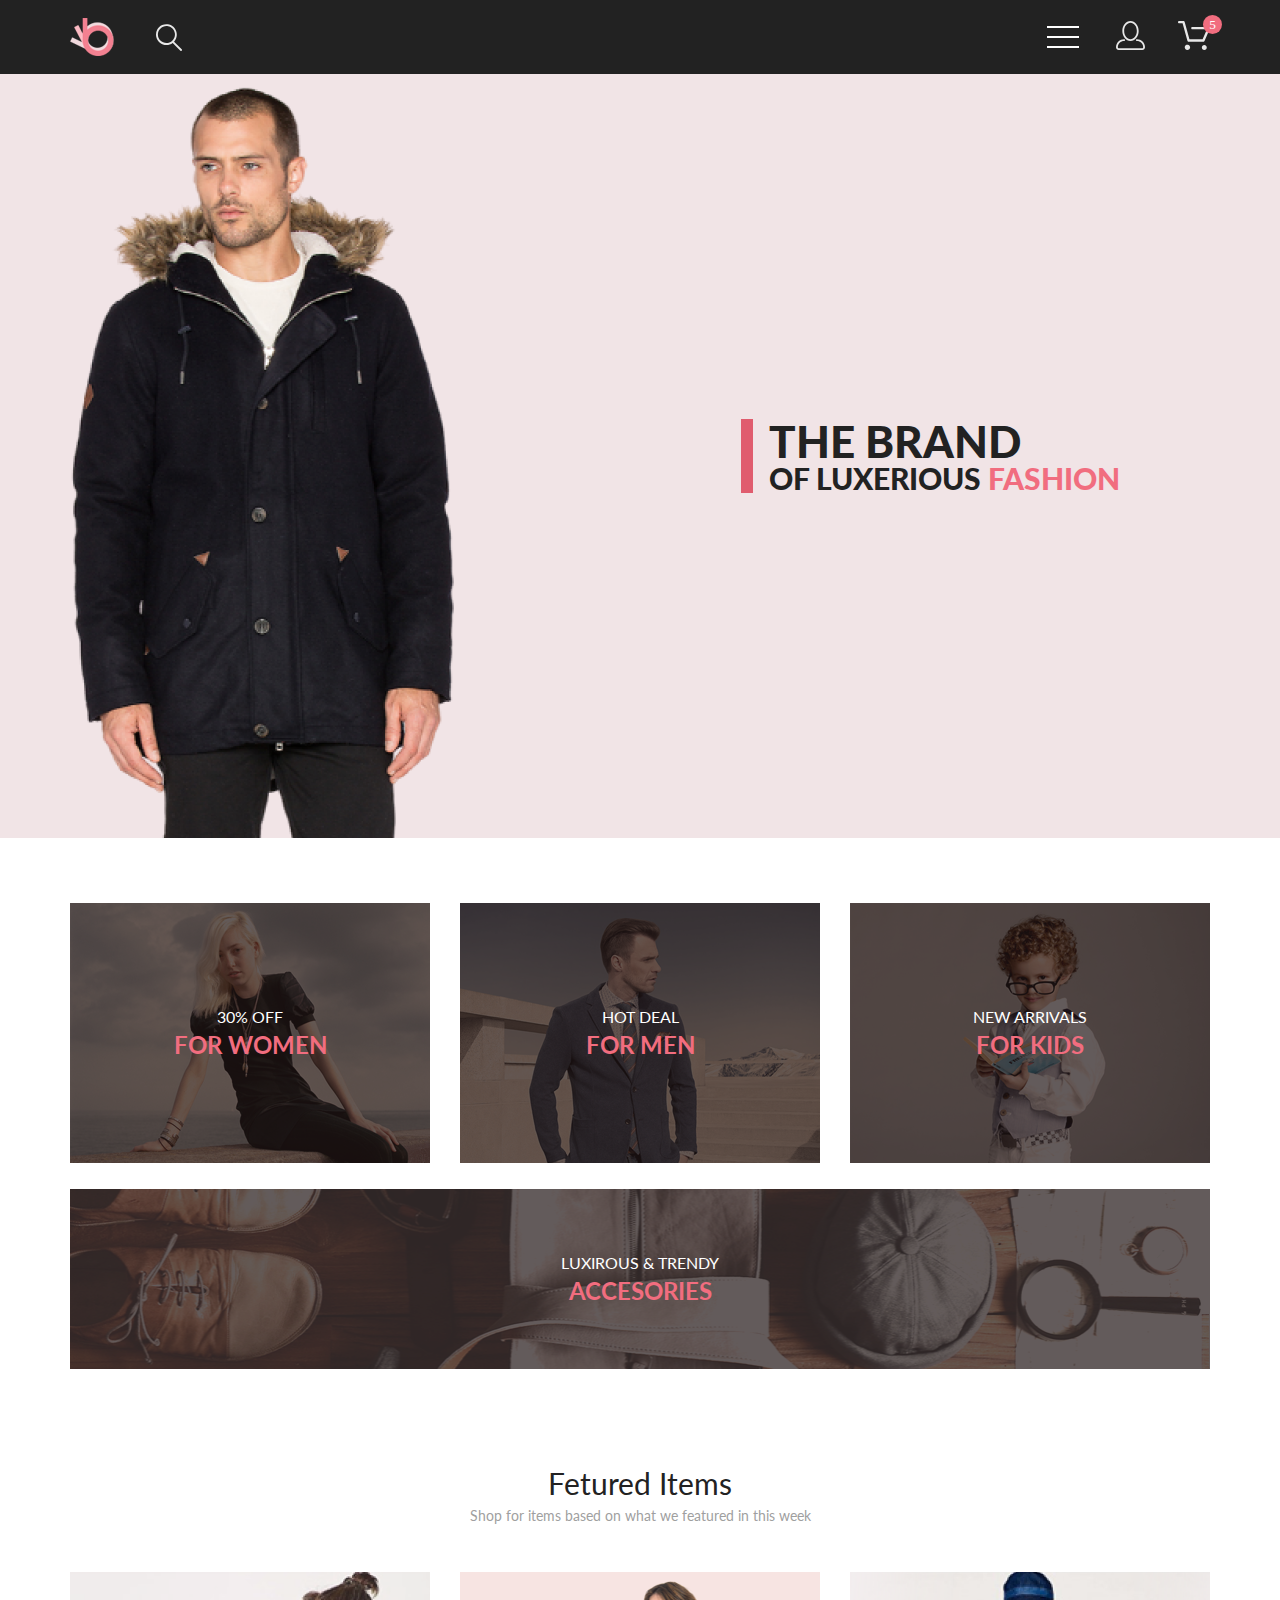
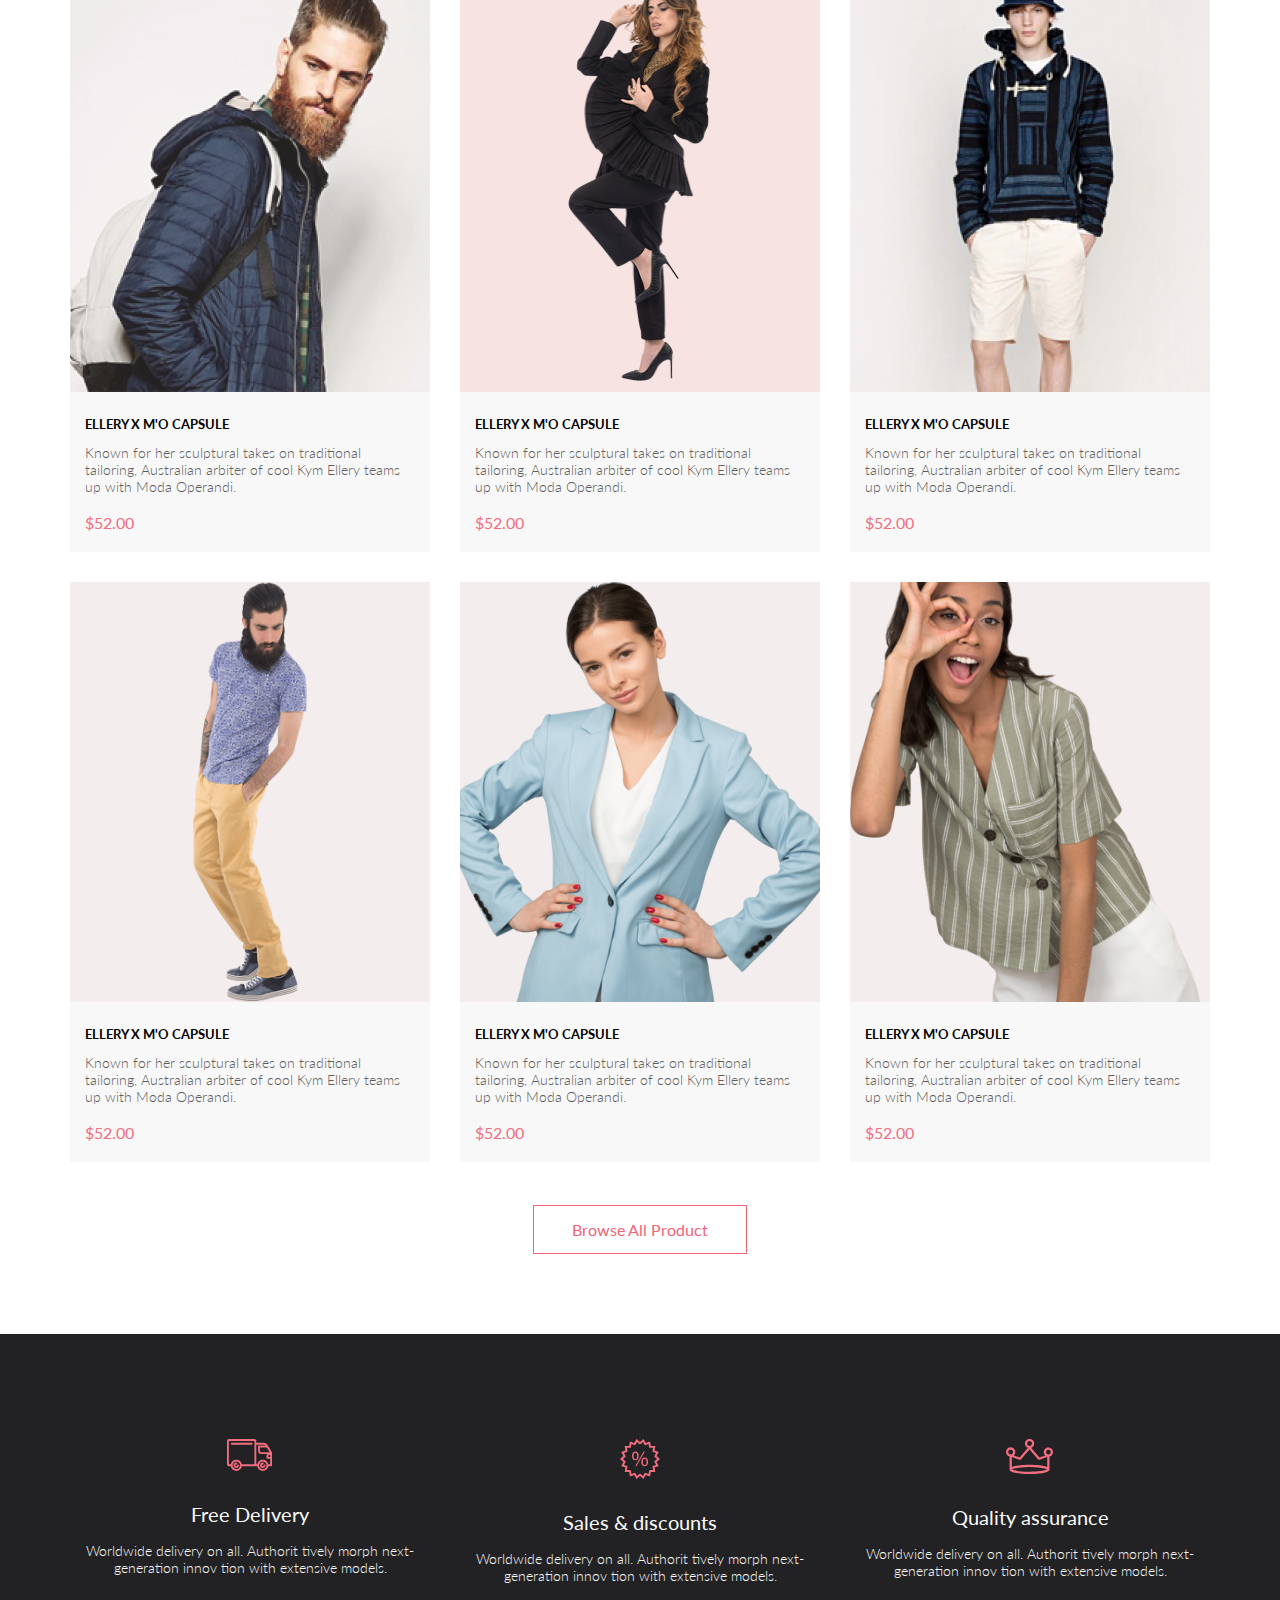
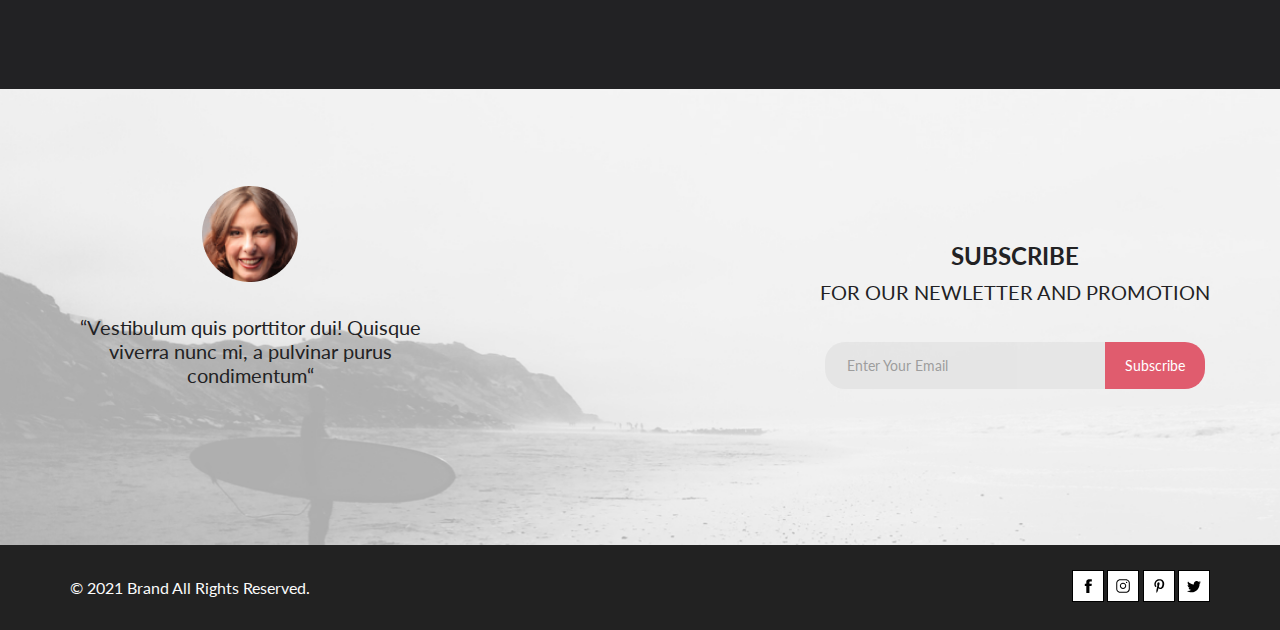
<file: index.html>
<!DOCTYPE html>
<html lang="en">
<head>
    <meta charset="UTF-8">
    <meta http-equiv="X-UA-Compatible" content="IE=edge">
    <meta name="viewport" content="width=device-width, initial-scale=1.0">
    <link rel="stylesheet" href="./css/style.css">
    <title>Fashion</title>
</head>
<body>

    <header class="header">
        <div class="wrapper header__wrapper">
            <div class="header__inner">
                <a href="./index.html" class="logo__link">
                    <img src="./img/svg/logo.svg" alt="Fashion" height="38" class="logo__pic">
                </a>
                <form action="#!">
                    <button type="button" class="search__btn"><svg width="27" height="28" class="search__icon nav__icon" viewBox="0 0 27 28" xmlns="http://www.w3.org/2000/svg">
                        <path d="M19.0596 17.6259C20.6713 15.8658 21.6282 13.6048 21.7698 11.2225C21.9113 8.84018 21.2288 6.48173 19.8369 4.54318C18.445 2.60463 16.4285 1.20404 14.126 0.576619C11.8234 -0.0508009 9.3751 0.13316 7.19217 1.09761C5.00923 2.06205 3.22463 3.74825 2.13804 5.87302C1.05145 7.9978 0.729054 10.4318 1.225 12.7661C1.72094 15.1005 3.00501 17.1932 4.86158 18.6927C6.71814 20.1922 9.03413 21.0072 11.4206 21.0009C13.673 21.004 15.8645 20.27 17.6606 18.9109L25.4086 26.7179C25.4941 26.807 25.5965 26.8781 25.7099 26.927C25.8232 26.9759 25.9452 27.0017 26.0686 27.0029C26.1923 27.0033 26.3148 26.9782 26.4283 26.9292C26.5419 26.8801 26.6441 26.8082 26.7286 26.7179C26.9025 26.537 26.9997 26.2958 26.9997 26.0449C26.9997 25.794 26.9025 25.5528 26.7286 25.3719L19.0596 17.6259ZM2.88662 10.5009C2.89946 8.81563 3.41094 7.17187 4.35659 5.77685C5.30224 4.38183 6.63972 3.29801 8.20044 2.662C9.76115 2.02599 11.4752 1.86627 13.1266 2.20298C14.7779 2.53969 16.2926 3.35775 17.4797 4.55404C18.6668 5.75033 19.4732 7.27129 19.7972 8.92519C20.1212 10.5791 19.9483 12.2919 19.3002 13.8476C18.6522 15.4034 17.5581 16.7325 16.1559 17.6674C14.7536 18.6023 13.1059 19.1011 11.4206 19.1009C9.14916 19.0901 6.97482 18.1784 5.37484 16.566C3.77486 14.9537 2.87998 12.7724 2.88662 10.5009Z"/>
                        </svg>
                    </button>
                </form>
            </div>

            <div class="header__nav">
                <div class="burger__inner">
                    <input type="checkbox" id="check__menu">
                    <label for="check__menu" class="burger__irea">
                        <span class="burger__line"></span>
                    </label>
                    <div class="burger__inner_items">
                        <div class="burger__item">
                            <a href="catalog.html" class="burger__item_link">catalog</a>
                        </div>
                        <div class="burger__item">
                            <a href="product.html" class="burger__item_link">product</a>
                        </div>
                        <div class="burger__item">
                            <a href="cart.html" class="burger__item_link">cart</a>
                        </div>
                        <div class="burger__item">
                            <a href="registration.html" class="burger__item_link">registration</a>
                        </div>
                        <div class="burger__item mobile__item">
                            <a href="#!" class="burger__item_link">profile</a>
                        </div>
                        <div class="burger__item mobile__item">
                            <a href="#!" class="burger__item_link">your purchases</a>
                        </div>
                    </div>
                </div>
                <a href="#!" class="nav__link">
                    <svg width="29" class="profile__icon nav__icon" height="29" viewBox="0 0 29 29" xmlns="http://www.w3.org/2000/svg">
                        <path d="M14.5 19.937C19 19.937 22.656 15.464 22.656 9.968C22.656 4.472 19 0 14.5 0C13.3631 0.0217413 12.2463 0.303398 11.2351 0.823397C10.2239 1.34339 9.34507 2.08794 8.66602 3C7.12663 4.99573 6.30819 7.45381 6.34399 9.974C6.34399 15.465 10 19.937 14.5 19.937ZM14.5 1.813C18 1.813 20.844 5.472 20.844 9.969C20.844 14.466 17.998 18.125 14.5 18.125C11.002 18.125 8.15603 14.465 8.15503 9.969C8.15403 5.473 11 1.813 14.5 1.813ZM20.844 18.125C20.6036 18.125 20.373 18.2205 20.203 18.3905C20.033 18.5605 19.9375 18.7911 19.9375 19.0315C19.9375 19.2719 20.033 19.5025 20.203 19.6725C20.373 19.8425 20.6036 19.938 20.844 19.938C22.526 19.9399 24.1386 20.6088 25.3279 21.7982C26.5172 22.9875 27.1861 24.6 27.188 26.282C27.1875 26.5221 27.0918 26.7523 26.922 26.9221C26.7522 27.0918 26.5221 27.1875 26.282 27.188H2.71997C2.47985 27.1875 2.24975 27.0918 2.07996 26.9221C1.91016 26.7523 1.81449 26.5221 1.81396 26.282C1.81608 24.6001 2.48517 22.9877 3.67444 21.7985C4.86371 20.6092 6.47608 19.9401 8.15796 19.938C8.39824 19.938 8.62868 19.8425 8.79858 19.6726C8.96849 19.5027 9.06396 19.2723 9.06396 19.032C9.06396 18.7917 8.96849 18.5613 8.79858 18.3914C8.62868 18.2215 8.39824 18.126 8.15796 18.126C5.99541 18.1279 3.92201 18.9875 2.39258 20.5164C0.863144 22.0453 0.00264777 24.1185 0 26.281C0.000794067 27.0019 0.287502 27.693 0.797241 28.2027C1.30698 28.7125 1.99811 28.9992 2.71899 29H26.282C27.0027 28.9989 27.6936 28.7121 28.2031 28.2024C28.7126 27.6927 28.9992 27.0017 29 26.281C28.9974 24.1187 28.1372 22.0457 26.6083 20.5168C25.0793 18.9878 23.0063 18.1276 20.844 18.125Z"/>
                        </svg>
                </a>
                <form action="#!">
                    <button type="button" class="pay__button"><svg width="32" height="29" class="pay__icon nav__icon" viewBox="0 0 32 29" xmlns="http://www.w3.org/2000/svg">
                        <path d="M26.2009 29C25.5532 28.9738 24.9415 28.6948 24.4972 28.2227C24.0529 27.7506 23.8114 27.1232 23.8245 26.475C23.8376 25.8269 24.1043 25.2097 24.5673 24.7559C25.0303 24.3022 25.6527 24.048 26.301 24.048C26.9493 24.048 27.5717 24.3022 28.0347 24.7559C28.4977 25.2097 28.7644 25.8269 28.7775 26.475C28.7906 27.1232 28.549 27.7506 28.1047 28.2227C27.6604 28.6948 27.0488 28.9738 26.401 29H26.2009ZM6.75293 26.32C6.75293 25.79 6.91011 25.2718 7.20459 24.8311C7.49907 24.3904 7.91764 24.0469 8.40735 23.844C8.89705 23.6412 9.43594 23.5881 9.95581 23.6915C10.4757 23.7949 10.9532 24.0502 11.328 24.425C11.7028 24.7998 11.9581 25.2773 12.0615 25.7972C12.1649 26.317 12.1118 26.8559 11.9089 27.3456C11.7061 27.8353 11.3626 28.2539 10.9219 28.5483C10.4812 28.8428 9.96304 29 9.43298 29C9.08087 29.0003 8.73212 28.9311 8.40674 28.7966C8.08136 28.662 7.78569 28.4646 7.53662 28.2158C7.28755 27.9669 7.09001 27.6713 6.9552 27.3461C6.82039 27.0208 6.75098 26.6721 6.75098 26.32H6.75293ZM10.553 20.686C10.2935 20.6868 10.0409 20.6024 9.83411 20.4457C9.62727 20.2891 9.47758 20.0689 9.40796 19.819L4.57495 2.36401H1.18201C0.868521 2.36401 0.567859 2.23947 0.346191 2.01781C0.124523 1.79614 0 1.49549 0 1.18201C0 0.868519 0.124523 0.567873 0.346191 0.346205C0.567859 0.124537 0.868521 5.81268e-06 1.18201 5.81268e-06H5.46301C5.7225 -0.00080736 5.97504 0.0837201 6.18176 0.240568C6.38848 0.397416 6.53784 0.617884 6.60693 0.868006L11.4399 18.323H24.6179L29.001 8.27501H14.401C14.2428 8.27961 14.0854 8.25242 13.9379 8.19507C13.7904 8.13771 13.6559 8.05134 13.5424 7.94108C13.4288 7.83082 13.3386 7.69891 13.277 7.55315C13.2154 7.40739 13.1836 7.25075 13.1836 7.0925C13.1836 6.93426 13.2154 6.77762 13.277 6.63186C13.3386 6.4861 13.4288 6.35419 13.5424 6.24393C13.6559 6.13367 13.7904 6.0473 13.9379 5.98994C14.0854 5.93259 14.2428 5.90541 14.401 5.91001H30.814C31.0097 5.90996 31.2022 5.95866 31.3744 6.05172C31.5465 6.14478 31.6928 6.27926 31.7999 6.44301C31.9078 6.60729 31.9734 6.79569 31.9908 6.99145C32.0083 7.18721 31.9771 7.38424 31.9 7.565L26.495 19.977C26.4026 20.1876 26.251 20.3668 26.0585 20.4927C25.866 20.6186 25.641 20.6858 25.411 20.686H10.553Z"/>
                        </svg>
                        <span class="pay__index">5</span>
                    </button>
                </form>

            </div>
        </div>
    </header>

    <section class="intro">
        <div class="wrapper wrapper__intro">
            <div class="intro__text">
                <h1 class="intro__title">the brand</h1>
                <h2 class="intro__subtitle">OF LUXERIOUS <span class="intro__span">FASHION</span></h2>
            </div>
            <!-- <div class="dec__block_intro">
            </div> -->
        </div>
    </section>

    <div class="offer">
        <div class="wrapper__offer">
            <div class="offer__inner">
                <article class="offer__inner_item">
                    <a href="#!">
                        <img src="./img/woman.png" class="offer__inner_pic" alt="">
                        <div class="offer__inner_bg">
                            <h2 class="bg__title">30% OFF</h2>
                            <span class="bg__text">FOR WOMEN</span>
                        </div>
                    </a>
                </article>
                <article class="offer__inner_item">
                    <a href="#!">
                        <img src="./img/men.png" class="offer__inner_pic" alt="">
                        <div class="offer__inner_bg">
                            <h2 class="bg__title">HOT DEAL</h2>
                            <span class="bg__text">FOR men</span>
                        </div>
                    </a>
                </article>
                <article class="offer__inner_item">
                    <a href="#!">
                        <img src="./img/kid.png" class="offer__inner_pic" alt="">
                        <div class="offer__inner_bg">
                            <h2 class="bg__title">NEW ARRIVALS</h2>
                            <span class="bg__text">FOR kids</span>
                        </div>
                    </a>
                </article>
                <article class="offer__inner_item-long">
                    <a href="#!">
                        <img src="./img/accesories.png" class="offer__inner_pic-long" alt="">
                        <div class="offer__inner_bg">
                            <h2 class="bg__title">LUXIROUS &amp;&nbsp;TRENDY</h2>
                            <span class="bg__text">ACCESORIES</span>
                        </div>
                    </a>
                </article>
            </div>
        </div>
    </div>

    <section class="fetured">
        <div class="wrapper">
            <div class="fetured__text">
                <h2 class="fetured__title">
                    Fetured Items
                </h2>
                <p class="fetured__subtitle">
                    Shop for items based on what we featured in this week
                </p>
            </div>
            <ul class="fetured__cards_inner">
                <li class="fetured__card">
                    <a href="#!" class="fetured__card_link">
                        <img src="./img/card_pic1.png" height="420" alt="product" class="fetured__card_pic">
                    </a>
                    <div class="fetured__card_text">
                        <h2 class="card__title">ELLERY X M'O CAPSULE</h2>
                        <p class="card__subtitle">Known for her sculptural takes on traditional tailoring, Australian arbiter of cool Kym Ellery teams up with Moda Operandi.</p>
                        <p class="card__price">$52.00</p>
                    </div>
                    <div class="add__card">
                        <a href="#!" class="add__card_link">
                            <div class="add__card_inner">
                                <svg width="32" height="29" class="pay__icon add__card_icon" viewBox="0 0 32 29" xmlns="http://www.w3.org/2000/svg">
                                    <path d="M26.2009 29C25.5532 28.9738 24.9415 28.6948 24.4972 28.2227C24.0529 27.7506 23.8114 27.1232 23.8245 26.475C23.8376 25.8269 24.1043 25.2097 24.5673 24.7559C25.0303 24.3022 25.6527 24.048 26.301 24.048C26.9493 24.048 27.5717 24.3022 28.0347 24.7559C28.4977 25.2097 28.7644 25.8269 28.7775 26.475C28.7906 27.1232 28.549 27.7506 28.1047 28.2227C27.6604 28.6948 27.0488 28.9738 26.401 29H26.2009ZM6.75293 26.32C6.75293 25.79 6.91011 25.2718 7.20459 24.8311C7.49907 24.3904 7.91764 24.0469 8.40735 23.844C8.89705 23.6412 9.43594 23.5881 9.95581 23.6915C10.4757 23.7949 10.9532 24.0502 11.328 24.425C11.7028 24.7998 11.9581 25.2773 12.0615 25.7972C12.1649 26.317 12.1118 26.8559 11.9089 27.3456C11.7061 27.8353 11.3626 28.2539 10.9219 28.5483C10.4812 28.8428 9.96304 29 9.43298 29C9.08087 29.0003 8.73212 28.9311 8.40674 28.7966C8.08136 28.662 7.78569 28.4646 7.53662 28.2158C7.28755 27.9669 7.09001 27.6713 6.9552 27.3461C6.82039 27.0208 6.75098 26.6721 6.75098 26.32H6.75293ZM10.553 20.686C10.2935 20.6868 10.0409 20.6024 9.83411 20.4457C9.62727 20.2891 9.47758 20.0689 9.40796 19.819L4.57495 2.36401H1.18201C0.868521 2.36401 0.567859 2.23947 0.346191 2.01781C0.124523 1.79614 0 1.49549 0 1.18201C0 0.868519 0.124523 0.567873 0.346191 0.346205C0.567859 0.124537 0.868521 5.81268e-06 1.18201 5.81268e-06H5.46301C5.7225 -0.00080736 5.97504 0.0837201 6.18176 0.240568C6.38848 0.397416 6.53784 0.617884 6.60693 0.868006L11.4399 18.323H24.6179L29.001 8.27501H14.401C14.2428 8.27961 14.0854 8.25242 13.9379 8.19507C13.7904 8.13771 13.6559 8.05134 13.5424 7.94108C13.4288 7.83082 13.3386 7.69891 13.277 7.55315C13.2154 7.40739 13.1836 7.25075 13.1836 7.0925C13.1836 6.93426 13.2154 6.77762 13.277 6.63186C13.3386 6.4861 13.4288 6.35419 13.5424 6.24393C13.6559 6.13367 13.7904 6.0473 13.9379 5.98994C14.0854 5.93259 14.2428 5.90541 14.401 5.91001H30.814C31.0097 5.90996 31.2022 5.95866 31.3744 6.05172C31.5465 6.14478 31.6928 6.27926 31.7999 6.44301C31.9078 6.60729 31.9734 6.79569 31.9908 6.99145C32.0083 7.18721 31.9771 7.38424 31.9 7.565L26.495 19.977C26.4026 20.1876 26.251 20.3668 26.0585 20.4927C25.866 20.6186 25.641 20.6858 25.411 20.686H10.553Z"/>
                                </svg>
                                <h2 class="add__card_text">Add to Cart</h2>
                            </div>
                        </a>
                    </div>
                </li>
                <li class="fetured__card">
                    <a href="#!" class="fetured__card_link">
                        <img src="./img/card_pic2.png"  height="420" alt="product" class="fetured__card_pic">
                    </a>
                    <div class="fetured__card_text">
                        <h2 class="card__title">ELLERY X M'O CAPSULE</h2>
                        <p class="card__subtitle">Known for her sculptural takes on&nbsp;traditional tailoring, Australian arbiter of&nbsp;cool Kym Ellery teams up&nbsp;with Moda Operandi.</p>
                        <p class="card__price">$52.00</p>
                    </div>
                    <div class="add__card">
                        <a href="#!" class="add__card_link">
                            <div class="add__card_inner">
                                <svg width="32" height="29" class="pay__icon add__card_icon" viewBox="0 0 32 29" xmlns="http://www.w3.org/2000/svg">
                                    <path d="M26.2009 29C25.5532 28.9738 24.9415 28.6948 24.4972 28.2227C24.0529 27.7506 23.8114 27.1232 23.8245 26.475C23.8376 25.8269 24.1043 25.2097 24.5673 24.7559C25.0303 24.3022 25.6527 24.048 26.301 24.048C26.9493 24.048 27.5717 24.3022 28.0347 24.7559C28.4977 25.2097 28.7644 25.8269 28.7775 26.475C28.7906 27.1232 28.549 27.7506 28.1047 28.2227C27.6604 28.6948 27.0488 28.9738 26.401 29H26.2009ZM6.75293 26.32C6.75293 25.79 6.91011 25.2718 7.20459 24.8311C7.49907 24.3904 7.91764 24.0469 8.40735 23.844C8.89705 23.6412 9.43594 23.5881 9.95581 23.6915C10.4757 23.7949 10.9532 24.0502 11.328 24.425C11.7028 24.7998 11.9581 25.2773 12.0615 25.7972C12.1649 26.317 12.1118 26.8559 11.9089 27.3456C11.7061 27.8353 11.3626 28.2539 10.9219 28.5483C10.4812 28.8428 9.96304 29 9.43298 29C9.08087 29.0003 8.73212 28.9311 8.40674 28.7966C8.08136 28.662 7.78569 28.4646 7.53662 28.2158C7.28755 27.9669 7.09001 27.6713 6.9552 27.3461C6.82039 27.0208 6.75098 26.6721 6.75098 26.32H6.75293ZM10.553 20.686C10.2935 20.6868 10.0409 20.6024 9.83411 20.4457C9.62727 20.2891 9.47758 20.0689 9.40796 19.819L4.57495 2.36401H1.18201C0.868521 2.36401 0.567859 2.23947 0.346191 2.01781C0.124523 1.79614 0 1.49549 0 1.18201C0 0.868519 0.124523 0.567873 0.346191 0.346205C0.567859 0.124537 0.868521 5.81268e-06 1.18201 5.81268e-06H5.46301C5.7225 -0.00080736 5.97504 0.0837201 6.18176 0.240568C6.38848 0.397416 6.53784 0.617884 6.60693 0.868006L11.4399 18.323H24.6179L29.001 8.27501H14.401C14.2428 8.27961 14.0854 8.25242 13.9379 8.19507C13.7904 8.13771 13.6559 8.05134 13.5424 7.94108C13.4288 7.83082 13.3386 7.69891 13.277 7.55315C13.2154 7.40739 13.1836 7.25075 13.1836 7.0925C13.1836 6.93426 13.2154 6.77762 13.277 6.63186C13.3386 6.4861 13.4288 6.35419 13.5424 6.24393C13.6559 6.13367 13.7904 6.0473 13.9379 5.98994C14.0854 5.93259 14.2428 5.90541 14.401 5.91001H30.814C31.0097 5.90996 31.2022 5.95866 31.3744 6.05172C31.5465 6.14478 31.6928 6.27926 31.7999 6.44301C31.9078 6.60729 31.9734 6.79569 31.9908 6.99145C32.0083 7.18721 31.9771 7.38424 31.9 7.565L26.495 19.977C26.4026 20.1876 26.251 20.3668 26.0585 20.4927C25.866 20.6186 25.641 20.6858 25.411 20.686H10.553Z"/>
                                </svg>
                                <h2 class="add__card_text">Add to Cart</h2>
                            </div>
                        </a>
                    </div>
                </li>
                <li class="fetured__card">
                    <a href="#!" class="fetured__card_link">
                        <img src="./img/card_pic3.png"  height="420" alt="product" class="fetured__card_pic">
                    </a>
                    <div class="fetured__card_text">
                        <h2 class="card__title">ELLERY X M'O CAPSULE</h2>
                        <p class="card__subtitle">Known for her sculptural takes on traditional tailoring, Australian arbiter of cool Kym Ellery teams up with Moda Operandi.</p>
                        <p class="card__price">$52.00</p>
                    </div>
                    <div class="add__card">
                        <a href="#!" class="add__card_link">
                            <div class="add__card_inner">
                                <svg width="32" height="29" class="pay__icon add__card_icon" viewBox="0 0 32 29" xmlns="http://www.w3.org/2000/svg">
                                    <path d="M26.2009 29C25.5532 28.9738 24.9415 28.6948 24.4972 28.2227C24.0529 27.7506 23.8114 27.1232 23.8245 26.475C23.8376 25.8269 24.1043 25.2097 24.5673 24.7559C25.0303 24.3022 25.6527 24.048 26.301 24.048C26.9493 24.048 27.5717 24.3022 28.0347 24.7559C28.4977 25.2097 28.7644 25.8269 28.7775 26.475C28.7906 27.1232 28.549 27.7506 28.1047 28.2227C27.6604 28.6948 27.0488 28.9738 26.401 29H26.2009ZM6.75293 26.32C6.75293 25.79 6.91011 25.2718 7.20459 24.8311C7.49907 24.3904 7.91764 24.0469 8.40735 23.844C8.89705 23.6412 9.43594 23.5881 9.95581 23.6915C10.4757 23.7949 10.9532 24.0502 11.328 24.425C11.7028 24.7998 11.9581 25.2773 12.0615 25.7972C12.1649 26.317 12.1118 26.8559 11.9089 27.3456C11.7061 27.8353 11.3626 28.2539 10.9219 28.5483C10.4812 28.8428 9.96304 29 9.43298 29C9.08087 29.0003 8.73212 28.9311 8.40674 28.7966C8.08136 28.662 7.78569 28.4646 7.53662 28.2158C7.28755 27.9669 7.09001 27.6713 6.9552 27.3461C6.82039 27.0208 6.75098 26.6721 6.75098 26.32H6.75293ZM10.553 20.686C10.2935 20.6868 10.0409 20.6024 9.83411 20.4457C9.62727 20.2891 9.47758 20.0689 9.40796 19.819L4.57495 2.36401H1.18201C0.868521 2.36401 0.567859 2.23947 0.346191 2.01781C0.124523 1.79614 0 1.49549 0 1.18201C0 0.868519 0.124523 0.567873 0.346191 0.346205C0.567859 0.124537 0.868521 5.81268e-06 1.18201 5.81268e-06H5.46301C5.7225 -0.00080736 5.97504 0.0837201 6.18176 0.240568C6.38848 0.397416 6.53784 0.617884 6.60693 0.868006L11.4399 18.323H24.6179L29.001 8.27501H14.401C14.2428 8.27961 14.0854 8.25242 13.9379 8.19507C13.7904 8.13771 13.6559 8.05134 13.5424 7.94108C13.4288 7.83082 13.3386 7.69891 13.277 7.55315C13.2154 7.40739 13.1836 7.25075 13.1836 7.0925C13.1836 6.93426 13.2154 6.77762 13.277 6.63186C13.3386 6.4861 13.4288 6.35419 13.5424 6.24393C13.6559 6.13367 13.7904 6.0473 13.9379 5.98994C14.0854 5.93259 14.2428 5.90541 14.401 5.91001H30.814C31.0097 5.90996 31.2022 5.95866 31.3744 6.05172C31.5465 6.14478 31.6928 6.27926 31.7999 6.44301C31.9078 6.60729 31.9734 6.79569 31.9908 6.99145C32.0083 7.18721 31.9771 7.38424 31.9 7.565L26.495 19.977C26.4026 20.1876 26.251 20.3668 26.0585 20.4927C25.866 20.6186 25.641 20.6858 25.411 20.686H10.553Z"/>
                                </svg>
                                <h2 class="add__card_text">
                                    Add to Cart
                                </h2>
                            </div>
                        </a>
                    </div>
                </li>
                <li class="fetured__card">
                    <a href="#!" class="fetured__card_link">
                        <img src="./img/card_pic4.png"  height="420" alt="product" class="fetured__card_pic">
                    </a>
                    <div class="fetured__card_text">
                        <h2 class="card__title">ELLERY X M'O CAPSULE</h2>
                        <p class="card__subtitle">Known for her sculptural takes on traditional tailoring, Australian arbiter of cool Kym Ellery teams up with Moda Operandi.</p>
                        <p class="card__price">$52.00</p>
                    </div>
                    <div class="add__card">
                        <a href="#!" class="add__card_link">
                            <div class="add__card_inner">
                                <svg width="32" height="29" class="pay__icon add__card_icon" viewBox="0 0 32 29" xmlns="http://www.w3.org/2000/svg">
                                    <path d="M26.2009 29C25.5532 28.9738 24.9415 28.6948 24.4972 28.2227C24.0529 27.7506 23.8114 27.1232 23.8245 26.475C23.8376 25.8269 24.1043 25.2097 24.5673 24.7559C25.0303 24.3022 25.6527 24.048 26.301 24.048C26.9493 24.048 27.5717 24.3022 28.0347 24.7559C28.4977 25.2097 28.7644 25.8269 28.7775 26.475C28.7906 27.1232 28.549 27.7506 28.1047 28.2227C27.6604 28.6948 27.0488 28.9738 26.401 29H26.2009ZM6.75293 26.32C6.75293 25.79 6.91011 25.2718 7.20459 24.8311C7.49907 24.3904 7.91764 24.0469 8.40735 23.844C8.89705 23.6412 9.43594 23.5881 9.95581 23.6915C10.4757 23.7949 10.9532 24.0502 11.328 24.425C11.7028 24.7998 11.9581 25.2773 12.0615 25.7972C12.1649 26.317 12.1118 26.8559 11.9089 27.3456C11.7061 27.8353 11.3626 28.2539 10.9219 28.5483C10.4812 28.8428 9.96304 29 9.43298 29C9.08087 29.0003 8.73212 28.9311 8.40674 28.7966C8.08136 28.662 7.78569 28.4646 7.53662 28.2158C7.28755 27.9669 7.09001 27.6713 6.9552 27.3461C6.82039 27.0208 6.75098 26.6721 6.75098 26.32H6.75293ZM10.553 20.686C10.2935 20.6868 10.0409 20.6024 9.83411 20.4457C9.62727 20.2891 9.47758 20.0689 9.40796 19.819L4.57495 2.36401H1.18201C0.868521 2.36401 0.567859 2.23947 0.346191 2.01781C0.124523 1.79614 0 1.49549 0 1.18201C0 0.868519 0.124523 0.567873 0.346191 0.346205C0.567859 0.124537 0.868521 5.81268e-06 1.18201 5.81268e-06H5.46301C5.7225 -0.00080736 5.97504 0.0837201 6.18176 0.240568C6.38848 0.397416 6.53784 0.617884 6.60693 0.868006L11.4399 18.323H24.6179L29.001 8.27501H14.401C14.2428 8.27961 14.0854 8.25242 13.9379 8.19507C13.7904 8.13771 13.6559 8.05134 13.5424 7.94108C13.4288 7.83082 13.3386 7.69891 13.277 7.55315C13.2154 7.40739 13.1836 7.25075 13.1836 7.0925C13.1836 6.93426 13.2154 6.77762 13.277 6.63186C13.3386 6.4861 13.4288 6.35419 13.5424 6.24393C13.6559 6.13367 13.7904 6.0473 13.9379 5.98994C14.0854 5.93259 14.2428 5.90541 14.401 5.91001H30.814C31.0097 5.90996 31.2022 5.95866 31.3744 6.05172C31.5465 6.14478 31.6928 6.27926 31.7999 6.44301C31.9078 6.60729 31.9734 6.79569 31.9908 6.99145C32.0083 7.18721 31.9771 7.38424 31.9 7.565L26.495 19.977C26.4026 20.1876 26.251 20.3668 26.0585 20.4927C25.866 20.6186 25.641 20.6858 25.411 20.686H10.553Z"/>
                                </svg>
                                <h2 class="add__card_text">Add to Cart</h2>
                            </div>
                        </a>
                    </div>
                </li>
                <li class="fetured__card">
                    <a href="#!" class="fetured__card_link">
                        <img src="./img/card_pic5.png" height="420" alt="product" class="fetured__card_pic">
                    </a>
                    <div class="fetured__card_text">
                        <h2 class="card__title">ELLERY X M'O CAPSULE</h2>
                        <p class="card__subtitle">Known for her sculptural takes on&nbsp;traditional tailoring, Australian arbiter of&nbsp;cool Kym Ellery teams up&nbsp;with Moda Operandi.</p>
                        <p class="card__price">$52.00</p>
                    </div>
                    <div class="add__card">
                        <a href="#!" class="add__card_link">
                            <div class="add__card_inner">
                                <svg width="32" height="29" class="pay__icon add__card_icon" viewBox="0 0 32 29" xmlns="http://www.w3.org/2000/svg">
                                    <path d="M26.2009 29C25.5532 28.9738 24.9415 28.6948 24.4972 28.2227C24.0529 27.7506 23.8114 27.1232 23.8245 26.475C23.8376 25.8269 24.1043 25.2097 24.5673 24.7559C25.0303 24.3022 25.6527 24.048 26.301 24.048C26.9493 24.048 27.5717 24.3022 28.0347 24.7559C28.4977 25.2097 28.7644 25.8269 28.7775 26.475C28.7906 27.1232 28.549 27.7506 28.1047 28.2227C27.6604 28.6948 27.0488 28.9738 26.401 29H26.2009ZM6.75293 26.32C6.75293 25.79 6.91011 25.2718 7.20459 24.8311C7.49907 24.3904 7.91764 24.0469 8.40735 23.844C8.89705 23.6412 9.43594 23.5881 9.95581 23.6915C10.4757 23.7949 10.9532 24.0502 11.328 24.425C11.7028 24.7998 11.9581 25.2773 12.0615 25.7972C12.1649 26.317 12.1118 26.8559 11.9089 27.3456C11.7061 27.8353 11.3626 28.2539 10.9219 28.5483C10.4812 28.8428 9.96304 29 9.43298 29C9.08087 29.0003 8.73212 28.9311 8.40674 28.7966C8.08136 28.662 7.78569 28.4646 7.53662 28.2158C7.28755 27.9669 7.09001 27.6713 6.9552 27.3461C6.82039 27.0208 6.75098 26.6721 6.75098 26.32H6.75293ZM10.553 20.686C10.2935 20.6868 10.0409 20.6024 9.83411 20.4457C9.62727 20.2891 9.47758 20.0689 9.40796 19.819L4.57495 2.36401H1.18201C0.868521 2.36401 0.567859 2.23947 0.346191 2.01781C0.124523 1.79614 0 1.49549 0 1.18201C0 0.868519 0.124523 0.567873 0.346191 0.346205C0.567859 0.124537 0.868521 5.81268e-06 1.18201 5.81268e-06H5.46301C5.7225 -0.00080736 5.97504 0.0837201 6.18176 0.240568C6.38848 0.397416 6.53784 0.617884 6.60693 0.868006L11.4399 18.323H24.6179L29.001 8.27501H14.401C14.2428 8.27961 14.0854 8.25242 13.9379 8.19507C13.7904 8.13771 13.6559 8.05134 13.5424 7.94108C13.4288 7.83082 13.3386 7.69891 13.277 7.55315C13.2154 7.40739 13.1836 7.25075 13.1836 7.0925C13.1836 6.93426 13.2154 6.77762 13.277 6.63186C13.3386 6.4861 13.4288 6.35419 13.5424 6.24393C13.6559 6.13367 13.7904 6.0473 13.9379 5.98994C14.0854 5.93259 14.2428 5.90541 14.401 5.91001H30.814C31.0097 5.90996 31.2022 5.95866 31.3744 6.05172C31.5465 6.14478 31.6928 6.27926 31.7999 6.44301C31.9078 6.60729 31.9734 6.79569 31.9908 6.99145C32.0083 7.18721 31.9771 7.38424 31.9 7.565L26.495 19.977C26.4026 20.1876 26.251 20.3668 26.0585 20.4927C25.866 20.6186 25.641 20.6858 25.411 20.686H10.553Z"/>
                                </svg>
                                <h2 class="add__card_text">Add to Cart</h2>
                            </div>
                        </a>
                    </div>
                </li>
                <li class="fetured__card">
                    <a href="#!" class="fetured__card_link">
                        <img src="./img/card_pic6.png"  height="420" alt="product" class="fetured__card_pic">
                    </a>
                    <div class="fetured__card_text">
                        <h2 class="card__title">ELLERY X M'O CAPSULE</h2>
                        <p class="card__subtitle">Known for her sculptural takes on&nbsp;traditional tailoring, Australian arbiter of&nbsp;cool Kym Ellery teams up&nbsp;with Moda Operandi.</p>
                        <p class="card__price">$52.00</p>
                    </div>
                    <div class="add__card">
                        <a href="#!" class="add__card_link">
                            <div class="add__card_inner">
                                <svg width="32" height="29" class="pay__icon add__card_icon" viewBox="0 0 32 29" xmlns="http://www.w3.org/2000/svg">
                                    <path d="M26.2009 29C25.5532 28.9738 24.9415 28.6948 24.4972 28.2227C24.0529 27.7506 23.8114 27.1232 23.8245 26.475C23.8376 25.8269 24.1043 25.2097 24.5673 24.7559C25.0303 24.3022 25.6527 24.048 26.301 24.048C26.9493 24.048 27.5717 24.3022 28.0347 24.7559C28.4977 25.2097 28.7644 25.8269 28.7775 26.475C28.7906 27.1232 28.549 27.7506 28.1047 28.2227C27.6604 28.6948 27.0488 28.9738 26.401 29H26.2009ZM6.75293 26.32C6.75293 25.79 6.91011 25.2718 7.20459 24.8311C7.49907 24.3904 7.91764 24.0469 8.40735 23.844C8.89705 23.6412 9.43594 23.5881 9.95581 23.6915C10.4757 23.7949 10.9532 24.0502 11.328 24.425C11.7028 24.7998 11.9581 25.2773 12.0615 25.7972C12.1649 26.317 12.1118 26.8559 11.9089 27.3456C11.7061 27.8353 11.3626 28.2539 10.9219 28.5483C10.4812 28.8428 9.96304 29 9.43298 29C9.08087 29.0003 8.73212 28.9311 8.40674 28.7966C8.08136 28.662 7.78569 28.4646 7.53662 28.2158C7.28755 27.9669 7.09001 27.6713 6.9552 27.3461C6.82039 27.0208 6.75098 26.6721 6.75098 26.32H6.75293ZM10.553 20.686C10.2935 20.6868 10.0409 20.6024 9.83411 20.4457C9.62727 20.2891 9.47758 20.0689 9.40796 19.819L4.57495 2.36401H1.18201C0.868521 2.36401 0.567859 2.23947 0.346191 2.01781C0.124523 1.79614 0 1.49549 0 1.18201C0 0.868519 0.124523 0.567873 0.346191 0.346205C0.567859 0.124537 0.868521 5.81268e-06 1.18201 5.81268e-06H5.46301C5.7225 -0.00080736 5.97504 0.0837201 6.18176 0.240568C6.38848 0.397416 6.53784 0.617884 6.60693 0.868006L11.4399 18.323H24.6179L29.001 8.27501H14.401C14.2428 8.27961 14.0854 8.25242 13.9379 8.19507C13.7904 8.13771 13.6559 8.05134 13.5424 7.94108C13.4288 7.83082 13.3386 7.69891 13.277 7.55315C13.2154 7.40739 13.1836 7.25075 13.1836 7.0925C13.1836 6.93426 13.2154 6.77762 13.277 6.63186C13.3386 6.4861 13.4288 6.35419 13.5424 6.24393C13.6559 6.13367 13.7904 6.0473 13.9379 5.98994C14.0854 5.93259 14.2428 5.90541 14.401 5.91001H30.814C31.0097 5.90996 31.2022 5.95866 31.3744 6.05172C31.5465 6.14478 31.6928 6.27926 31.7999 6.44301C31.9078 6.60729 31.9734 6.79569 31.9908 6.99145C32.0083 7.18721 31.9771 7.38424 31.9 7.565L26.495 19.977C26.4026 20.1876 26.251 20.3668 26.0585 20.4927C25.866 20.6186 25.641 20.6858 25.411 20.686H10.553Z"/>
                                </svg>
                                <h2 class="add__card_text">Add to Cart</h2>
                            </div>
                        </a>
                    </div>
                </li>
                
            </ul>
            <div class="btn__all_product">
                <a href="#!" class="btn__all_link">Browse All Product</a>
            </div>
        </div>
    </section>
    <section class="benefits">
        <div class="wrapper">
            <div class="benefits__inner">
                <div class="benefits__item">
                    <img src="./img/svg/delivery.svg" alt="" class="benefits__item_pic">
                    <div class="benefits__text">
                        <h2 class="benefits__title">Free Delivery</h2>
                        <p class="benefits__subtitle">Worldwide delivery on&nbsp;all. Authorit tively morph next-generation innov tion with extensive models.</p>
                    </div>
                </div>
                <div class="benefits__item">
                    <img src="./img/svg/sale.svg" alt="" class="benefits__item_pic">
                    <div class="benefits__text">
                        <h2 class="benefits__title">Sales &amp;&nbsp;discounts</h2>
                        <p class="benefits__subtitle">Worldwide delivery on&nbsp;all. Authorit tively morph next-generation innov tion with extensive models.</p>
                    </div>
                </div>
                <div class="benefits__item">
                    <img src="./img/svg/top.svg" alt="" class="benefits__item_pic">
                    <div class="benefits__text">
                        <h2 class="benefits__title">Quality assurance</h2>
                        <p class="benefits__subtitle">Worldwide delivery on&nbsp;all. Authorit tively morph next-generation innov tion with extensive models.</p>
                    </div>
                </div>
            </div>
        </div>
    </section>
    <section class="author">
        <div class="wrapper">
            <div class="author__inner">
                <div class="author__item">
                    <img src="./img/author.png" alt="" class="author__pic">
                    <h2 class="author__quote">“Vestibulum quis porttitor dui! Quisque viverra nunc mi, a pulvinar purus condimentum“</h2>
                </div>
                <div class="author__item_btn">
                    <h2 class="author__btn_title">
                        SUBSCRIBE
                    </h2>
                    <p class="author__btn_subtitle">
                        FOR OUR NEWLETTER AND PROMOTION
                    </p>
                    <form class="form">
                        <input type="email" class="email" placeholder="Enter Your Email"><button type="submit" class="btn__subscribe">Subscribe</button>
                    </form>
                </div>
            </div>
        </div>
    </section>
    <footer class="footer">
        <div class="wrapper">
            <div class="footer__inner">
                <div class="all__rights">
                    <h2 class="all__rights_text">&copy;&nbsp;2021 Brand All Rights Reserved.</h2>
                </div>
                <div class="social__block">
                    <a href="https://ru-ru.facebook.com/" target="_blank" class="icon__link">
                        <svg class="facebook__icon social__icon">
                            <use href="#facebook">
                            </use>
                        </svg>
                    </a>
                    <a href="https://www.instagram.com/" target="_blank" class="icon__link">
                        <svg class="instagram__icon social__icon">
                            <use href="#instagram">
                            </use>
                        </svg>
                    </a>
                    <a href="https://www.pinterest.ru/" target="_blank" class="icon__link">
                        <svg class="pinterest__icon social__icon">
                            <use href="#pinterest">
                            </use>
                        </svg>
                    </a>
                    <a href="https://twitter.com/twitter" target="_blank" class="icon__link">
                        <svg class="twitter__icon social__icon">
                            <use href="#twitter">
                            </use>
                        </svg>
                    </a>
                </div>
            </div>
        </div>
    </footer>






    <!-- Sprites start -->
        <svg display="none">
            <symbol id="facebook" viewBox="0 0 512 512">
                <g>
                    <path d="M308.3,508.5c-2.5,0.1-4.1,0.3-5.7,0.3c-34.2,0-68.3-0.1-102.5,0.1c-4.8,0-6.1-1.3-6.1-6.1c0.1-79.6,0.1-159.3,0.1-238.9   c0-2.1,0-4.2,0-6.9c-18.6,0-36.7,0-55.1,0c0-28.4,0-56.3,0-85c1.9,0,3.7,0,5.4,0c15,0,30-0.1,45,0.1c3.8,0,4.8-1.1,4.8-4.8   c-0.2-22.3-0.2-44.7,0-67c0.1-15.6,2.6-30.8,9.8-44.9c10.3-19.9,26.6-32.8,47.2-40.8c16.8-6.6,34.5-9,52.3-9.3   c29-0.4,58-0.2,87-0.3c2.7,0,4.9-0.1,4.9,3.7c-0.1,27.5-0.1,55-0.1,82.5c0,0.3-0.1,0.6-0.5,1.9c-1.7,0-3.6,0-5.5,0   c-18,0-36-0.1-54,0c-10.4,0-18.8,4.2-24.1,13.3c-1.6,2.7-2.6,6.2-2.6,9.4c-0.3,17,0,34-0.2,51c0,4,1.2,5.1,5.1,5.1   c25-0.2,50-0.1,75-0.1c2,0,3.9,0,7.3,0c-3.5,28.6-6.9,56.6-10.4,84.9c-26,0-51.3,0-77.1,0C308.3,340.8,308.3,424.4,308.3,508.5z"/>
                </g>
            </symbol>
            <symbol id="instagram" viewBox="0 0 512 512">
                <g>
                    <path d="M505,257c0,34.8-0.7,69.7,0.2,104.5c1.5,61.6-37.2,109.2-86.5,130.4c-19.8,8.5-40.6,13-62.1,13c-67.3,0.1-134.7,1-202-0.3   c-50.7-1-92.4-22.2-122.3-64c-15.7-22-23.2-47-23.2-74.1c0-71.7,0-143.3,0-215c0-58.5,28.5-99.4,79.1-126C110.2,14,134.1,9.1,159,9   c65.3,0,130.7-0.4,196,0.2c50.7,0.4,93,19.8,124.2,60.6c17.4,22.8,25.8,49,25.8,77.8C505,184,505,220.5,505,257z M46,257   c0,36.7,0,73.3,0,110c0,16.4,3.8,31.8,12.3,45.7c22.3,36.5,56,54.3,97.8,55c67.1,1,134.3,0.4,201.5,0.2c16.5,0,32.5-3.4,47.4-10.5   c40.6-19.4,63.3-50.3,63.1-96.7c-0.4-71-0.1-142-0.1-213c0-20.1-5.7-38.5-17.6-54.7c-23-31.1-54.8-46.4-92.8-46.8   c-67-0.8-134-0.3-201-0.2c-14.3,0-28.1,2.9-41.5,7.9c-36.8,13.7-71,48.4-69.4,99.5C46.9,188,46,222.5,46,257z"/><path d="M257.6,363c-64.5,0-116.5-51.4-116.6-115.4c-0.1-63,52.3-114.6,116.4-114.6c64.3-0.1,116.5,51.4,116.6,114.9   C374,311.3,321.9,362.9,257.6,363z M257.6,326c43.9,0,79.5-35.1,79.4-78.3c-0.1-42.8-35.7-77.8-79.4-77.8   c-43.9,0-79.7,34.9-79.7,78C178,291.1,213.7,326.1,257.6,326z"/><path d="M387.5,98c13.5,0,24.5,11.5,24.5,25.6c-0.1,14.1-11.2,25.5-24.7,25.4c-13.3-0.1-24.2-11.5-24.2-25.3   C363,109.6,374,98,387.5,98z"/>
                </g>
            </symbol> 
            <symbol id="pinterest" viewBox="0 0 512 512">
                <g>
                    <path d="M236.3,335.8c-1.9,7.7-3.6,14.5-5.3,21.3c-1.9,7.8-3.7,15.6-5.5,23.4c-2.2,9.5-3.9,19.1-6.7,28.3c-4,13.1-8,26.2-13.4,38.7   c-5,11.5-11.6,22.4-17.9,33.3c-5.2,8.9-11.1,17.5-16.9,26.1c-0.9,1.3-3.4,2.6-4.5,2.2c-1.4-0.5-3-2.7-3.2-4.3   c-3.8-30.3-5.8-60.8-1.8-91.2c1.6-12.3,4.9-24.3,7.4-36.5c1.6-8,3.2-16.1,4.9-24.2c2.1-9.9,4.3-19.9,6.5-29.8   c3.2-14.6,6.5-29.1,9.8-43.7c2.7-11.7,5.3-23.5,8.2-35.2c1.4-5.6-1.5-10.2-2.8-15.2c-4.3-17.2-7-34.3-3.8-52.2   c2.3-12.9,5.7-25.2,13-36.1c9.5-14.2,22.3-23.5,40.4-22.5c15.5,0.9,26.3,11,30.3,25.3c4.5,15.8,2.5,31.6-1.6,47.2   c-4.4,17-9.1,33.8-13.4,50.8c-2.7,10.6-6.6,21.2-7.2,32c-0.9,16.1,5.4,30.2,19.5,39.3c11.2,7.2,23.1,8.6,36.3,5.4   c17.5-4.3,29.6-15.2,39.8-29c12.1-16.3,18.9-34.8,24.2-54.3c6.5-24.2,9-48.6,8.5-73.5c-0.4-23-6.5-44.3-19.5-63.3   c-9.8-14.2-22.7-24.8-38.7-31.8c-10.2-4.5-20.3-8.4-31.5-8.9c-12.1-0.5-24.3-2.6-36.2-1.4c-35.9,3.9-65.6,19.7-88,48.5   c-8.9,11.5-16,24-20.7,37.5c-7.2,20.8-10.4,42.4-8.3,64.5c1.5,15.5,6,30.4,16.2,42.4c7,8.2,5.7,16.2,3.3,25   c-1.3,4.6-2.5,9.2-3.5,13.9c-1.7,8.4-6.4,12.7-16.1,8c-19.4-9.4-31.7-24.9-40.3-44.1c-12-26.9-14.1-55.3-11.3-83.9   c3.3-32.4,15.8-61.7,35-88c13.9-19,31.2-34.4,51.4-46.5c15.8-9.5,32.6-16.2,50.4-20.8c23.1-6,46.5-7.8,70-5.9   c17.6,1.4,34.6,5.6,51.1,12.4c28.5,11.8,51.8,29.9,70,54.6c10.8,14.7,19.1,30.8,24.5,48.4c3.2,10.4,5.9,20.8,6.2,31.7   c0.4,12.3,1.8,24.6,1.1,36.7c-0.7,12.9-3.3,25.8-5.3,38.6c-3.3,21.2-10.4,41.2-19.9,60.3c-8.2,16.4-18.5,31.3-31.8,44.2   c-13.4,13-28.8,22.7-46.4,29.1c-16.7,6.1-33.8,8.3-51.2,6.2c-20.7-2.6-38.2-11.9-51.3-28.7C239.4,339.1,238,337.7,236.3,335.8z"/>
                </g>
            </symbol>
            <symbol id="twitter" viewBox="0 0 512 512">
                <g>
                    <path d="M4,440.5c55.6,5,105.7-9,151.3-43.2c-47.7-4.2-79.6-28-97.4-72.6c15.6,1.9,30.2,2.4,45.7-1.8   c-51.4-16-78.8-49.6-82.5-103.8c15.4,7.2,29.9,12.4,47,12.6c-30.5-22.9-46.1-52.6-45.5-90c0.3-17.2,4.9-33.4,14-48.7   C93.1,159.1,164,195.7,251.3,201.8c-0.5-3.8-0.8-6.8-1.2-9.9c-7.2-55.4,28.8-105.8,83.8-116.3c34.5-6.6,65,2.5,90.8,26.3   c4,3.6,7.4,4.4,12.4,3.1c20.1-5.1,39.2-12.5,57.7-22.5c-7.1,23.4-21.7,41-41.5,55.8c4.5-0.8,9.1-1.4,13.6-2.3   c4.7-1,9.4-2.1,14.1-3.4c4.5-1.2,8.9-2.6,13.3-4.1c4.5-1.5,9-3.2,14.3-4.1c-2.6,3.6-5.1,7.4-7.9,10.9c-11.6,14.7-25,27.6-39.7,39.1   c-1.5,1.2-2.8,3.8-2.7,5.6c0.8,35.5-4.2,70.1-15.7,103.7c-22.6,66.2-62,119.8-121.1,158.1c-29.2,18.9-61.1,31.3-95.2,38.5   c-33.8,7.1-67.8,8.4-101.9,4.4c-34.2-4-66.7-14.1-97.3-29.9c-8.1-4.1-15.9-8.7-23.8-13.1C3.6,441.3,3.8,440.9,4,440.5z"/>
                </g>
            </symbol>
        </svg>
        <!-- Sprites end -->
</body>
</html>
</file>
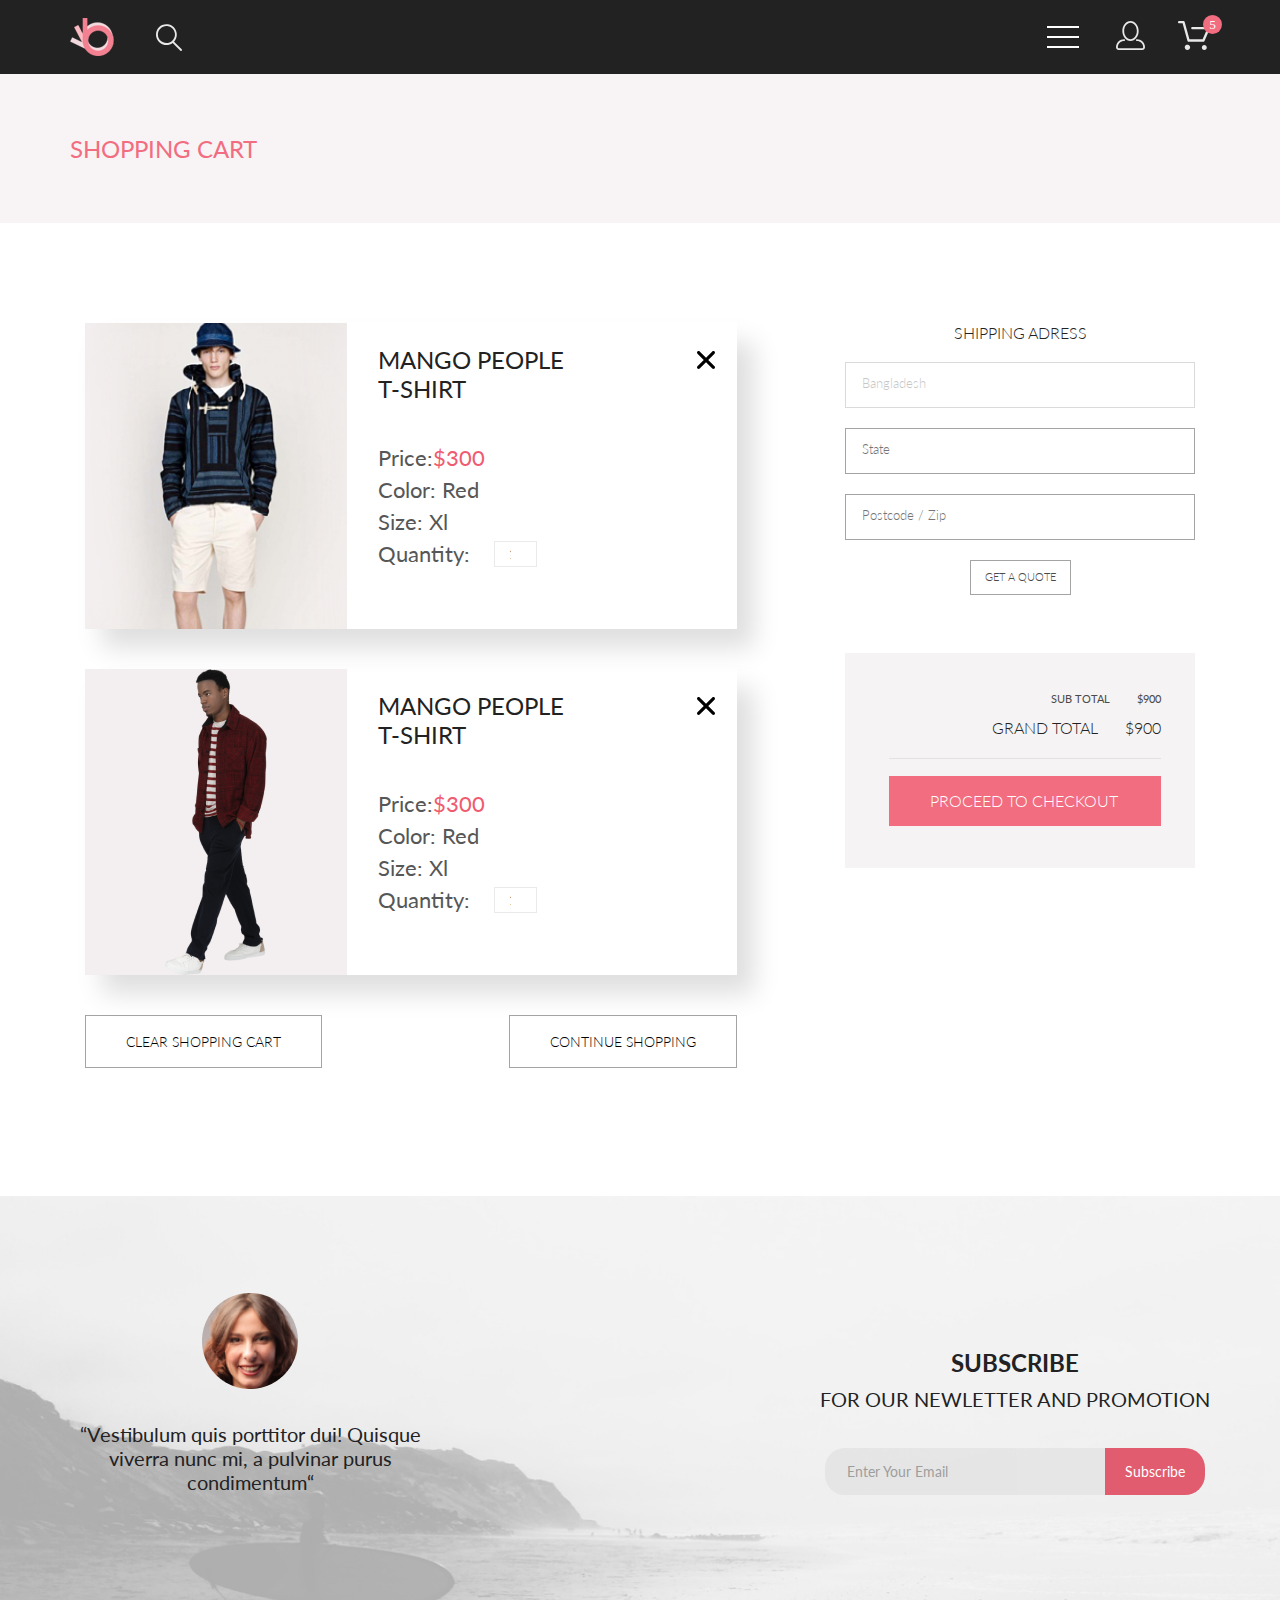
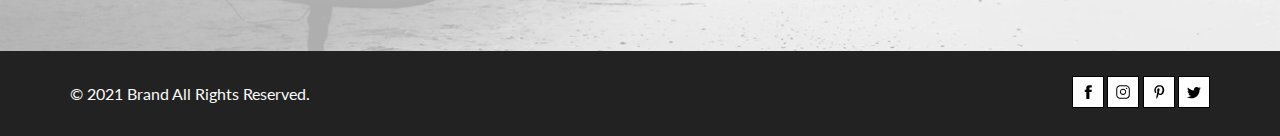
<file: cart.html>
<!DOCTYPE html>
<html lang="en">
<head>
    <meta charset="UTF-8">
    <meta http-equiv="X-UA-Compatible" content="IE=edge">
    <meta name="viewport" content="width=device-width, initial-scale=1.0">
    <link href="https://cdn.jsdelivr.net/npm/bootstrap@5.1.3/dist/css/bootstrap.min.css" rel="stylesheet" integrity="sha384-1BmE4kWBq78iYhFldvKuhfTAU6auU8tT94WrHftjDbrCEXSU1oBoqyl2QvZ6jIW3" crossorigin="anonymous">
    <link rel="stylesheet" href="./css/style.css">
    <title>Fashion</title>
</head>
<body>
    <header class="header">
        <div class="wrapper header__wrapper">
            <div class="header__inner">
                <a href="./index.html" class="logo__link">
                    <img src="./img/svg/logo.svg" alt="Fashion" height="38" class="logo__pic">
                </a>
                <form action="#!">
                    <button type="button" class="search__btn"><svg width="27" height="28" class="search__icon nav__icon" viewBox="0 0 27 28" xmlns="http://www.w3.org/2000/svg">
                        <path d="M19.0596 17.6259C20.6713 15.8658 21.6282 13.6048 21.7698 11.2225C21.9113 8.84018 21.2288 6.48173 19.8369 4.54318C18.445 2.60463 16.4285 1.20404 14.126 0.576619C11.8234 -0.0508009 9.3751 0.13316 7.19217 1.09761C5.00923 2.06205 3.22463 3.74825 2.13804 5.87302C1.05145 7.9978 0.729054 10.4318 1.225 12.7661C1.72094 15.1005 3.00501 17.1932 4.86158 18.6927C6.71814 20.1922 9.03413 21.0072 11.4206 21.0009C13.673 21.004 15.8645 20.27 17.6606 18.9109L25.4086 26.7179C25.4941 26.807 25.5965 26.8781 25.7099 26.927C25.8232 26.9759 25.9452 27.0017 26.0686 27.0029C26.1923 27.0033 26.3148 26.9782 26.4283 26.9292C26.5419 26.8801 26.6441 26.8082 26.7286 26.7179C26.9025 26.537 26.9997 26.2958 26.9997 26.0449C26.9997 25.794 26.9025 25.5528 26.7286 25.3719L19.0596 17.6259ZM2.88662 10.5009C2.89946 8.81563 3.41094 7.17187 4.35659 5.77685C5.30224 4.38183 6.63972 3.29801 8.20044 2.662C9.76115 2.02599 11.4752 1.86627 13.1266 2.20298C14.7779 2.53969 16.2926 3.35775 17.4797 4.55404C18.6668 5.75033 19.4732 7.27129 19.7972 8.92519C20.1212 10.5791 19.9483 12.2919 19.3002 13.8476C18.6522 15.4034 17.5581 16.7325 16.1559 17.6674C14.7536 18.6023 13.1059 19.1011 11.4206 19.1009C9.14916 19.0901 6.97482 18.1784 5.37484 16.566C3.77486 14.9537 2.87998 12.7724 2.88662 10.5009Z"/>
                        </svg>
                    </button>
                </form>
            </div>

            <div class="header__nav">
                <div class="burger__inner">
                    <input type="checkbox" id="check__menu">
                    <label for="check__menu" class="burger__irea">
                        <span class="burger__line"></span>
                    </label>
                    <div class="burger__inner_items">
                        <div class="burger__item">
                            <a href="catalog.html" class="burger__item_link">catalog</a>
                        </div>
                        <div class="burger__item">
                            <a href="product.html" class="burger__item_link">product</a>
                        </div>
                        <div class="burger__item">
                            <a href="cart.html" class="burger__item_link">cart</a>
                        </div>
                        <div class="burger__item">
                            <a href="registration.html" class="burger__item_link">registration</a>
                        </div>
                        <div class="burger__item mobile__item">
                            <a href="#!" class="burger__item_link">profile</a>
                        </div>
                        <div class="burger__item mobile__item">
                            <a href="#!" class="burger__item_link">your purchases</a>
                        </div>
                    </div>
                </div>
                <a href="#!" class="nav__link">
                    <svg width="29" class="profile__icon nav__icon" height="29" viewBox="0 0 29 29" xmlns="http://www.w3.org/2000/svg">
                        <path d="M14.5 19.937C19 19.937 22.656 15.464 22.656 9.968C22.656 4.472 19 0 14.5 0C13.3631 0.0217413 12.2463 0.303398 11.2351 0.823397C10.2239 1.34339 9.34507 2.08794 8.66602 3C7.12663 4.99573 6.30819 7.45381 6.34399 9.974C6.34399 15.465 10 19.937 14.5 19.937ZM14.5 1.813C18 1.813 20.844 5.472 20.844 9.969C20.844 14.466 17.998 18.125 14.5 18.125C11.002 18.125 8.15603 14.465 8.15503 9.969C8.15403 5.473 11 1.813 14.5 1.813ZM20.844 18.125C20.6036 18.125 20.373 18.2205 20.203 18.3905C20.033 18.5605 19.9375 18.7911 19.9375 19.0315C19.9375 19.2719 20.033 19.5025 20.203 19.6725C20.373 19.8425 20.6036 19.938 20.844 19.938C22.526 19.9399 24.1386 20.6088 25.3279 21.7982C26.5172 22.9875 27.1861 24.6 27.188 26.282C27.1875 26.5221 27.0918 26.7523 26.922 26.9221C26.7522 27.0918 26.5221 27.1875 26.282 27.188H2.71997C2.47985 27.1875 2.24975 27.0918 2.07996 26.9221C1.91016 26.7523 1.81449 26.5221 1.81396 26.282C1.81608 24.6001 2.48517 22.9877 3.67444 21.7985C4.86371 20.6092 6.47608 19.9401 8.15796 19.938C8.39824 19.938 8.62868 19.8425 8.79858 19.6726C8.96849 19.5027 9.06396 19.2723 9.06396 19.032C9.06396 18.7917 8.96849 18.5613 8.79858 18.3914C8.62868 18.2215 8.39824 18.126 8.15796 18.126C5.99541 18.1279 3.92201 18.9875 2.39258 20.5164C0.863144 22.0453 0.00264777 24.1185 0 26.281C0.000794067 27.0019 0.287502 27.693 0.797241 28.2027C1.30698 28.7125 1.99811 28.9992 2.71899 29H26.282C27.0027 28.9989 27.6936 28.7121 28.2031 28.2024C28.7126 27.6927 28.9992 27.0017 29 26.281C28.9974 24.1187 28.1372 22.0457 26.6083 20.5168C25.0793 18.9878 23.0063 18.1276 20.844 18.125Z"/>
                        </svg>
                </a>
                <form action="#!">
                    <button type="button" class="pay__button"><svg width="32" height="29" class="pay__icon nav__icon" viewBox="0 0 32 29" xmlns="http://www.w3.org/2000/svg">
                        <path d="M26.2009 29C25.5532 28.9738 24.9415 28.6948 24.4972 28.2227C24.0529 27.7506 23.8114 27.1232 23.8245 26.475C23.8376 25.8269 24.1043 25.2097 24.5673 24.7559C25.0303 24.3022 25.6527 24.048 26.301 24.048C26.9493 24.048 27.5717 24.3022 28.0347 24.7559C28.4977 25.2097 28.7644 25.8269 28.7775 26.475C28.7906 27.1232 28.549 27.7506 28.1047 28.2227C27.6604 28.6948 27.0488 28.9738 26.401 29H26.2009ZM6.75293 26.32C6.75293 25.79 6.91011 25.2718 7.20459 24.8311C7.49907 24.3904 7.91764 24.0469 8.40735 23.844C8.89705 23.6412 9.43594 23.5881 9.95581 23.6915C10.4757 23.7949 10.9532 24.0502 11.328 24.425C11.7028 24.7998 11.9581 25.2773 12.0615 25.7972C12.1649 26.317 12.1118 26.8559 11.9089 27.3456C11.7061 27.8353 11.3626 28.2539 10.9219 28.5483C10.4812 28.8428 9.96304 29 9.43298 29C9.08087 29.0003 8.73212 28.9311 8.40674 28.7966C8.08136 28.662 7.78569 28.4646 7.53662 28.2158C7.28755 27.9669 7.09001 27.6713 6.9552 27.3461C6.82039 27.0208 6.75098 26.6721 6.75098 26.32H6.75293ZM10.553 20.686C10.2935 20.6868 10.0409 20.6024 9.83411 20.4457C9.62727 20.2891 9.47758 20.0689 9.40796 19.819L4.57495 2.36401H1.18201C0.868521 2.36401 0.567859 2.23947 0.346191 2.01781C0.124523 1.79614 0 1.49549 0 1.18201C0 0.868519 0.124523 0.567873 0.346191 0.346205C0.567859 0.124537 0.868521 5.81268e-06 1.18201 5.81268e-06H5.46301C5.7225 -0.00080736 5.97504 0.0837201 6.18176 0.240568C6.38848 0.397416 6.53784 0.617884 6.60693 0.868006L11.4399 18.323H24.6179L29.001 8.27501H14.401C14.2428 8.27961 14.0854 8.25242 13.9379 8.19507C13.7904 8.13771 13.6559 8.05134 13.5424 7.94108C13.4288 7.83082 13.3386 7.69891 13.277 7.55315C13.2154 7.40739 13.1836 7.25075 13.1836 7.0925C13.1836 6.93426 13.2154 6.77762 13.277 6.63186C13.3386 6.4861 13.4288 6.35419 13.5424 6.24393C13.6559 6.13367 13.7904 6.0473 13.9379 5.98994C14.0854 5.93259 14.2428 5.90541 14.401 5.91001H30.814C31.0097 5.90996 31.2022 5.95866 31.3744 6.05172C31.5465 6.14478 31.6928 6.27926 31.7999 6.44301C31.9078 6.60729 31.9734 6.79569 31.9908 6.99145C32.0083 7.18721 31.9771 7.38424 31.9 7.565L26.495 19.977C26.4026 20.1876 26.251 20.3668 26.0585 20.4927C25.866 20.6186 25.641 20.6858 25.411 20.686H10.553Z"/>
                        </svg>
                        <span class="pay__index">5</span>
                    </button>
                </form>

            </div>
        </div>
    </header>

    <section class="breadcrumb">
        <div class="wrapper bread__wrapper">
            <h1 class="news">SHOPPING CART</h1>
        </div>
    </section>

    <section class="shopping__carts">
        <div class="wrapper shopping__inner">
            <div class="carts_inner">
                <form action="#">
                <div class="shopping__card">
                    <img src="./img/shopping__cart1.png" alt="" class="shopping__card_pic">
                    <div class="shopping__card_text">
                        <h2 class="shopping__text_title">MANGO  PEOPLE <br> T-SHIRT</h2>
                        <h2 class="shopping__text_subtitle">
                            Price: <span class="shop-red">$300</span>
                        </h2>
                        <h2 class="shopping__text_subtitle">
                            Color: Red
                        </h2>
                        <h2 class="shopping__text_subtitle">
                            Size: Xl	
                        </h2>
                        <h2 class="shopping__text_subtitle">
                            Quantity:	
                            <input type="number" class="quantity" placeholder="1">	
                        </h2>
                    </div>
                    <div class="card--cross">
                        <form action="#!">
                            <button type="button" class=" cross--btn">
                                <svg width="18" class="cross--icon" height="18" viewBox="0 0 18 18" xmlns="http://www.w3.org/2000/svg">
                                    <path d="M11.2453 9L17.5302 2.71516C17.8285 2.41741 17.9962 2.01336 17.9966 1.59191C17.997 1.17045 17.8299 0.76611 17.5322 0.467833C17.2344 0.169555 16.8304 0.00177586 16.4089 0.00140366C15.9875 0.00103146 15.5831 0.168097 15.2848 0.465848L9 6.75069L2.71516 0.465848C2.41688 0.167571 2.01233 0 1.5905 0C1.16868 0 0.764125 0.167571 0.465848 0.465848C0.167571 0.764125 0 1.16868 0 1.5905C0 2.01233 0.167571 2.41688 0.465848 2.71516L6.75069 9L0.465848 15.2848C0.167571 15.5831 0 15.9877 0 16.4095C0 16.8313 0.167571 17.2359 0.465848 17.5342C0.764125 17.8324 1.16868 18 1.5905 18C2.01233 18 2.41688 17.8324 2.71516 17.5342L9 11.2493L15.2848 17.5342C15.5831 17.8324 15.9877 18 16.4095 18C16.8313 18 17.2359 17.8324 17.5342 17.5342C17.8324 17.2359 18 16.8313 18 16.4095C18 15.9877 17.8324 15.5831 17.5342 15.2848L11.2453 9Z"/>
                                    </svg>
                            </button>
                        </form>
                    </div>
                </div>
                <form action="#!">
                    <div class="shopping__card">
                        <img src="./img/shopping__cart2.png" alt="" class="shopping__card_pic">
                        <div class="shopping__card_text">
                            <h2 class="shopping__text_title">MANGO  PEOPLE <br> T-SHIRT</h2>
                            <h2 class="shopping__text_subtitle">
                                Price: <span class="shop-red">$300</span>
                            </h2>
                            <h2 class="shopping__text_subtitle">
                                Color: Red
                            </h2>
                            <h2 class="shopping__text_subtitle">
                                Size: Xl	
                            </h2>
                            <h2 class="shopping__text_subtitle">
                                Quantity:
                                <input type="number" class="quantity" placeholder="1">	
                            </h2>
                        </div>
                        <div class="card--cross">
                            <form action="#!">
                                <button type="button"  class="cross--btn">
                                    <svg width="18" class="cross--icon" height="18" viewBox="0 0 18 18" xmlns="http://www.w3.org/2000/svg">
                                        <path d="M11.2453 9L17.5302 2.71516C17.8285 2.41741 17.9962 2.01336 17.9966 1.59191C17.997 1.17045 17.8299 0.76611 17.5322 0.467833C17.2344 0.169555 16.8304 0.00177586 16.4089 0.00140366C15.9875 0.00103146 15.5831 0.168097 15.2848 0.465848L9 6.75069L2.71516 0.465848C2.41688 0.167571 2.01233 0 1.5905 0C1.16868 0 0.764125 0.167571 0.465848 0.465848C0.167571 0.764125 0 1.16868 0 1.5905C0 2.01233 0.167571 2.41688 0.465848 2.71516L6.75069 9L0.465848 15.2848C0.167571 15.5831 0 15.9877 0 16.4095C0 16.8313 0.167571 17.2359 0.465848 17.5342C0.764125 17.8324 1.16868 18 1.5905 18C2.01233 18 2.41688 17.8324 2.71516 17.5342L9 11.2493L15.2848 17.5342C15.5831 17.8324 15.9877 18 16.4095 18C16.8313 18 17.2359 17.8324 17.5342 17.5342C17.8324 17.2359 18 16.8313 18 16.4095C18 15.9877 17.8324 15.5831 17.5342 15.2848L11.2453 9Z"/>
                                        </svg>
                                </button>
                            </form>
                        </div>
                    </div>
                </form>
                <div class="shopping--btns">
                    <form action="#!">
                        <button type="reset" class="shopping--btn">
                            Clear shopping cart
                        </button>
                    </form>
                    <form action="#!">
                        <button type="submit" class="shopping--btn">
                            Continue shopping
                        </button>
                    </form>
                </div>
            </form>
            </div>

            <div class="shipping--address">

                <form action="#" class="shipping__form">
                    <h2 class="shipping--title">
                        SHIPPING ADRESS
                    </h2>
                    <input type="text" class="shipping--input country" placeholder="Bangladesh">
                    <input type="text" class="shipping--input state" placeholder="State">
                    <input type="text" class="shipping--input postcode--zip" placeholder="Postcode / Zip">
                    <button type="submit" class="quote">GET A QUOTE</button>
                </form>
                <div class="cost--block">
                    <div class="sub--total-text">
                        <span class="sub--total-cost">SUB TOTAL</span> 
                        <span class="sub--total-price">$900</span> <br>
                    </div>
                    <div class="grand--total-text">
                        <span class="grand--total-cost">GRAND TOTAL</span>
                        <span class="grand--total-price">$900</span>
                    </div>
                    <form action="#!">
                        <button type="button" class="cost--btn">PROCEED TO CHECKOUT</button>
                    </form>
                </div>
            </div>

        </div>
    </section>
    <section class="author">
        <div class="wrapper">
            <div class="author__inner">
                <div class="author__item">
                    <img src="./img/author.png" alt="" class="author__pic">
                    <h2 class="author__quote">“Vestibulum quis porttitor dui! Quisque viverra nunc mi, a pulvinar purus condimentum“</h2>
                </div>
                <div class="author__item_btn">
                    <h2 class="author__btn_title">
                        SUBSCRIBE
                    </h2>
                    <p class="author__btn_subtitle">
                        FOR OUR NEWLETTER AND PROMOTION
                    </p>
                    <form class="form">
                        <input type="email" class="email" placeholder="Enter Your Email"><button type="submit" class="btn__subscribe">Subscribe</button>
                    </form>
                </div>
            </div>
        </div>
    </section>

    <footer class="footer">
        <div class="wrapper">
            <div class="footer__inner">
                <div class="all__rights">
                    <h2 class="all__rights_text">&copy;&nbsp;2021 Brand All Rights Reserved.</h2>
                </div>
                <div class="social__block">
                    <a href="https://ru-ru.facebook.com/" target="_blank" class="icon__link">
                        <svg class="facebook__icon social__icon">
                            <use href="#facebook">
                            </use>
                        </svg>
                    </a>
                    <a href="https://www.instagram.com/" target="_blank" class="icon__link">
                        <svg class="instagram__icon social__icon">
                            <use href="#instagram">
                            </use>
                        </svg>
                    </a>
                    <a href="https://www.pinterest.ru/" target="_blank" class="icon__link">
                        <svg class="pinterest__icon social__icon">
                            <use href="#pinterest">
                            </use>
                        </svg>
                    </a>
                    <a href="https://twitter.com/twitter" target="_blank" class="icon__link">
                        <svg class="twitter__icon social__icon">
                            <use href="#twitter">
                            </use>
                        </svg>
                    </a>
                </div>
            </div>
        </div>
    </footer>




        <!-- Sprites start -->
        <svg display="none">
            <symbol id="facebook" viewBox="0 0 512 512">
                <g>
                    <path d="M308.3,508.5c-2.5,0.1-4.1,0.3-5.7,0.3c-34.2,0-68.3-0.1-102.5,0.1c-4.8,0-6.1-1.3-6.1-6.1c0.1-79.6,0.1-159.3,0.1-238.9   c0-2.1,0-4.2,0-6.9c-18.6,0-36.7,0-55.1,0c0-28.4,0-56.3,0-85c1.9,0,3.7,0,5.4,0c15,0,30-0.1,45,0.1c3.8,0,4.8-1.1,4.8-4.8   c-0.2-22.3-0.2-44.7,0-67c0.1-15.6,2.6-30.8,9.8-44.9c10.3-19.9,26.6-32.8,47.2-40.8c16.8-6.6,34.5-9,52.3-9.3   c29-0.4,58-0.2,87-0.3c2.7,0,4.9-0.1,4.9,3.7c-0.1,27.5-0.1,55-0.1,82.5c0,0.3-0.1,0.6-0.5,1.9c-1.7,0-3.6,0-5.5,0   c-18,0-36-0.1-54,0c-10.4,0-18.8,4.2-24.1,13.3c-1.6,2.7-2.6,6.2-2.6,9.4c-0.3,17,0,34-0.2,51c0,4,1.2,5.1,5.1,5.1   c25-0.2,50-0.1,75-0.1c2,0,3.9,0,7.3,0c-3.5,28.6-6.9,56.6-10.4,84.9c-26,0-51.3,0-77.1,0C308.3,340.8,308.3,424.4,308.3,508.5z"/>
                </g>
            </symbol>
            <symbol id="instagram" viewBox="0 0 512 512">
                <g>
                    <path d="M505,257c0,34.8-0.7,69.7,0.2,104.5c1.5,61.6-37.2,109.2-86.5,130.4c-19.8,8.5-40.6,13-62.1,13c-67.3,0.1-134.7,1-202-0.3   c-50.7-1-92.4-22.2-122.3-64c-15.7-22-23.2-47-23.2-74.1c0-71.7,0-143.3,0-215c0-58.5,28.5-99.4,79.1-126C110.2,14,134.1,9.1,159,9   c65.3,0,130.7-0.4,196,0.2c50.7,0.4,93,19.8,124.2,60.6c17.4,22.8,25.8,49,25.8,77.8C505,184,505,220.5,505,257z M46,257   c0,36.7,0,73.3,0,110c0,16.4,3.8,31.8,12.3,45.7c22.3,36.5,56,54.3,97.8,55c67.1,1,134.3,0.4,201.5,0.2c16.5,0,32.5-3.4,47.4-10.5   c40.6-19.4,63.3-50.3,63.1-96.7c-0.4-71-0.1-142-0.1-213c0-20.1-5.7-38.5-17.6-54.7c-23-31.1-54.8-46.4-92.8-46.8   c-67-0.8-134-0.3-201-0.2c-14.3,0-28.1,2.9-41.5,7.9c-36.8,13.7-71,48.4-69.4,99.5C46.9,188,46,222.5,46,257z"/><path d="M257.6,363c-64.5,0-116.5-51.4-116.6-115.4c-0.1-63,52.3-114.6,116.4-114.6c64.3-0.1,116.5,51.4,116.6,114.9   C374,311.3,321.9,362.9,257.6,363z M257.6,326c43.9,0,79.5-35.1,79.4-78.3c-0.1-42.8-35.7-77.8-79.4-77.8   c-43.9,0-79.7,34.9-79.7,78C178,291.1,213.7,326.1,257.6,326z"/><path d="M387.5,98c13.5,0,24.5,11.5,24.5,25.6c-0.1,14.1-11.2,25.5-24.7,25.4c-13.3-0.1-24.2-11.5-24.2-25.3   C363,109.6,374,98,387.5,98z"/>
                </g>
            </symbol> 
            <symbol id="pinterest" viewBox="0 0 512 512">
                <g>
                    <path d="M236.3,335.8c-1.9,7.7-3.6,14.5-5.3,21.3c-1.9,7.8-3.7,15.6-5.5,23.4c-2.2,9.5-3.9,19.1-6.7,28.3c-4,13.1-8,26.2-13.4,38.7   c-5,11.5-11.6,22.4-17.9,33.3c-5.2,8.9-11.1,17.5-16.9,26.1c-0.9,1.3-3.4,2.6-4.5,2.2c-1.4-0.5-3-2.7-3.2-4.3   c-3.8-30.3-5.8-60.8-1.8-91.2c1.6-12.3,4.9-24.3,7.4-36.5c1.6-8,3.2-16.1,4.9-24.2c2.1-9.9,4.3-19.9,6.5-29.8   c3.2-14.6,6.5-29.1,9.8-43.7c2.7-11.7,5.3-23.5,8.2-35.2c1.4-5.6-1.5-10.2-2.8-15.2c-4.3-17.2-7-34.3-3.8-52.2   c2.3-12.9,5.7-25.2,13-36.1c9.5-14.2,22.3-23.5,40.4-22.5c15.5,0.9,26.3,11,30.3,25.3c4.5,15.8,2.5,31.6-1.6,47.2   c-4.4,17-9.1,33.8-13.4,50.8c-2.7,10.6-6.6,21.2-7.2,32c-0.9,16.1,5.4,30.2,19.5,39.3c11.2,7.2,23.1,8.6,36.3,5.4   c17.5-4.3,29.6-15.2,39.8-29c12.1-16.3,18.9-34.8,24.2-54.3c6.5-24.2,9-48.6,8.5-73.5c-0.4-23-6.5-44.3-19.5-63.3   c-9.8-14.2-22.7-24.8-38.7-31.8c-10.2-4.5-20.3-8.4-31.5-8.9c-12.1-0.5-24.3-2.6-36.2-1.4c-35.9,3.9-65.6,19.7-88,48.5   c-8.9,11.5-16,24-20.7,37.5c-7.2,20.8-10.4,42.4-8.3,64.5c1.5,15.5,6,30.4,16.2,42.4c7,8.2,5.7,16.2,3.3,25   c-1.3,4.6-2.5,9.2-3.5,13.9c-1.7,8.4-6.4,12.7-16.1,8c-19.4-9.4-31.7-24.9-40.3-44.1c-12-26.9-14.1-55.3-11.3-83.9   c3.3-32.4,15.8-61.7,35-88c13.9-19,31.2-34.4,51.4-46.5c15.8-9.5,32.6-16.2,50.4-20.8c23.1-6,46.5-7.8,70-5.9   c17.6,1.4,34.6,5.6,51.1,12.4c28.5,11.8,51.8,29.9,70,54.6c10.8,14.7,19.1,30.8,24.5,48.4c3.2,10.4,5.9,20.8,6.2,31.7   c0.4,12.3,1.8,24.6,1.1,36.7c-0.7,12.9-3.3,25.8-5.3,38.6c-3.3,21.2-10.4,41.2-19.9,60.3c-8.2,16.4-18.5,31.3-31.8,44.2   c-13.4,13-28.8,22.7-46.4,29.1c-16.7,6.1-33.8,8.3-51.2,6.2c-20.7-2.6-38.2-11.9-51.3-28.7C239.4,339.1,238,337.7,236.3,335.8z"/>
                </g>
            </symbol>
            <symbol id="twitter" viewBox="0 0 512 512">
                <g>
                    <path d="M4,440.5c55.6,5,105.7-9,151.3-43.2c-47.7-4.2-79.6-28-97.4-72.6c15.6,1.9,30.2,2.4,45.7-1.8   c-51.4-16-78.8-49.6-82.5-103.8c15.4,7.2,29.9,12.4,47,12.6c-30.5-22.9-46.1-52.6-45.5-90c0.3-17.2,4.9-33.4,14-48.7   C93.1,159.1,164,195.7,251.3,201.8c-0.5-3.8-0.8-6.8-1.2-9.9c-7.2-55.4,28.8-105.8,83.8-116.3c34.5-6.6,65,2.5,90.8,26.3   c4,3.6,7.4,4.4,12.4,3.1c20.1-5.1,39.2-12.5,57.7-22.5c-7.1,23.4-21.7,41-41.5,55.8c4.5-0.8,9.1-1.4,13.6-2.3   c4.7-1,9.4-2.1,14.1-3.4c4.5-1.2,8.9-2.6,13.3-4.1c4.5-1.5,9-3.2,14.3-4.1c-2.6,3.6-5.1,7.4-7.9,10.9c-11.6,14.7-25,27.6-39.7,39.1   c-1.5,1.2-2.8,3.8-2.7,5.6c0.8,35.5-4.2,70.1-15.7,103.7c-22.6,66.2-62,119.8-121.1,158.1c-29.2,18.9-61.1,31.3-95.2,38.5   c-33.8,7.1-67.8,8.4-101.9,4.4c-34.2-4-66.7-14.1-97.3-29.9c-8.1-4.1-15.9-8.7-23.8-13.1C3.6,441.3,3.8,440.9,4,440.5z"/>
                </g>
            </symbol>
        </svg>
        <!-- Sprites end -->
</body>
</html>
</file>
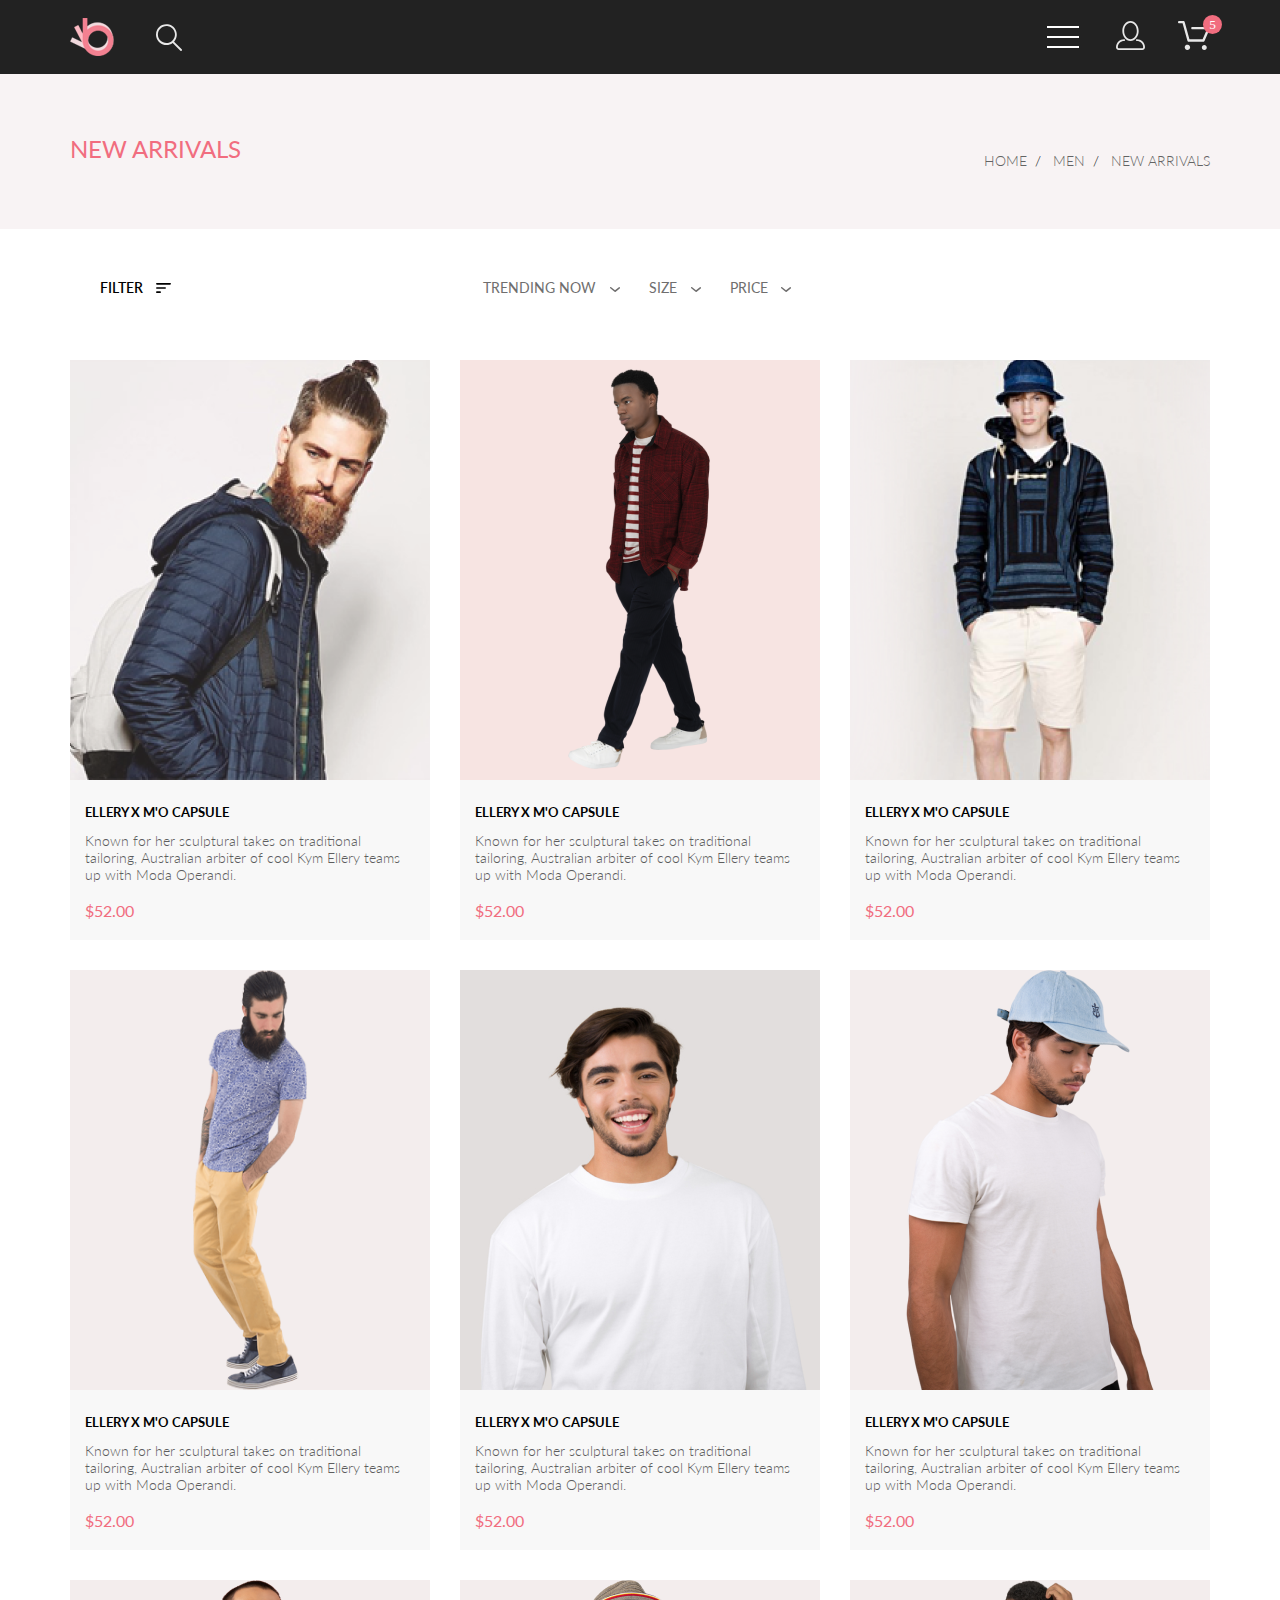
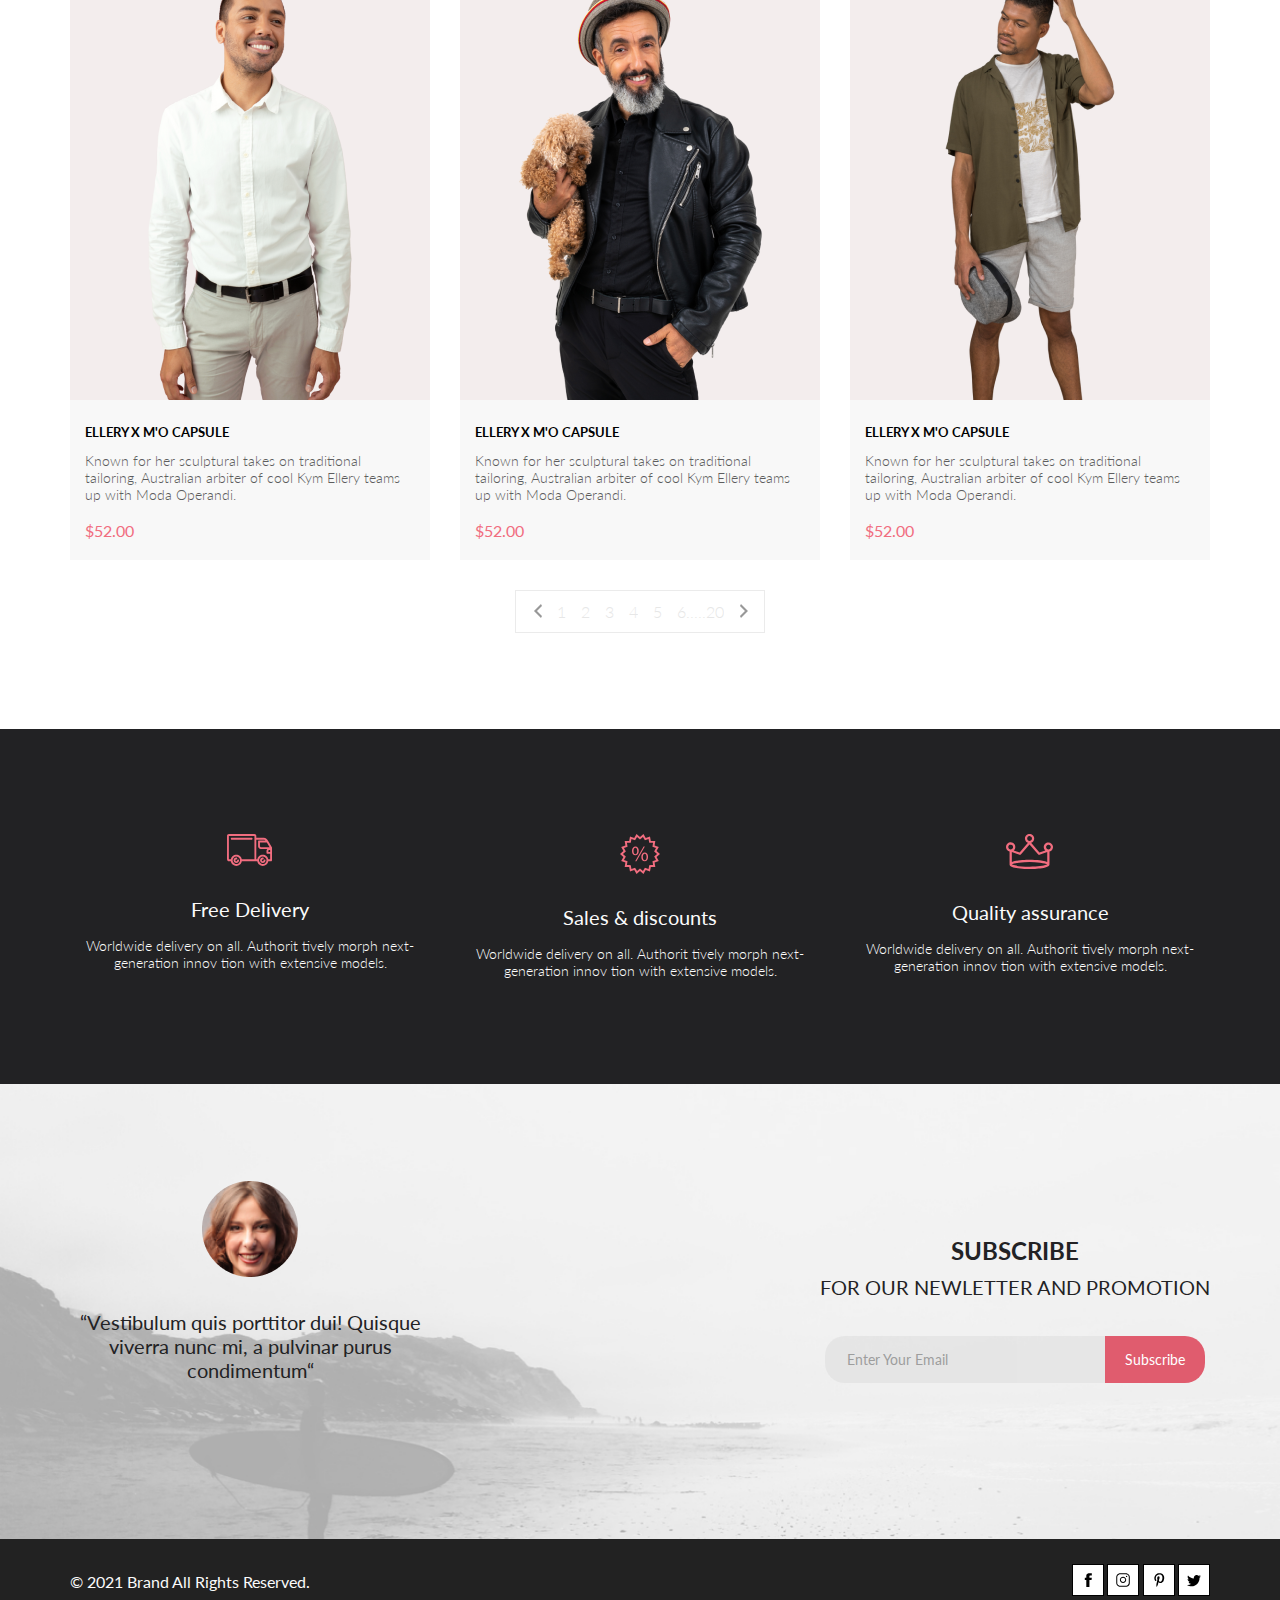
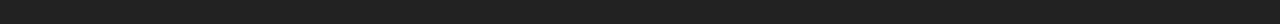
<file: catalog.html>
<!DOCTYPE html>
<html lang="en">
<head>
    <meta charset="UTF-8">
    <meta http-equiv="X-UA-Compatible" content="IE=edge">
    <meta name="viewport" content="width=device-width, initial-scale=1.0">
    <link rel="stylesheet" href="./css/style.css">
    <title>Fashion</title>
</head>
<body>
    <header class="header">
        <div class="wrapper header__wrapper">
            <div class="header__inner">
                <a href="./index.html" class="logo__link">
                    <img src="./img/svg/logo.svg" alt="Fashion" height="38" class="logo__pic">
                </a>
                <form action="#!">
                    <button type="button" class="search__btn"><svg width="27" height="28" class="search__icon nav__icon" viewBox="0 0 27 28" xmlns="http://www.w3.org/2000/svg">
                        <path d="M19.0596 17.6259C20.6713 15.8658 21.6282 13.6048 21.7698 11.2225C21.9113 8.84018 21.2288 6.48173 19.8369 4.54318C18.445 2.60463 16.4285 1.20404 14.126 0.576619C11.8234 -0.0508009 9.3751 0.13316 7.19217 1.09761C5.00923 2.06205 3.22463 3.74825 2.13804 5.87302C1.05145 7.9978 0.729054 10.4318 1.225 12.7661C1.72094 15.1005 3.00501 17.1932 4.86158 18.6927C6.71814 20.1922 9.03413 21.0072 11.4206 21.0009C13.673 21.004 15.8645 20.27 17.6606 18.9109L25.4086 26.7179C25.4941 26.807 25.5965 26.8781 25.7099 26.927C25.8232 26.9759 25.9452 27.0017 26.0686 27.0029C26.1923 27.0033 26.3148 26.9782 26.4283 26.9292C26.5419 26.8801 26.6441 26.8082 26.7286 26.7179C26.9025 26.537 26.9997 26.2958 26.9997 26.0449C26.9997 25.794 26.9025 25.5528 26.7286 25.3719L19.0596 17.6259ZM2.88662 10.5009C2.89946 8.81563 3.41094 7.17187 4.35659 5.77685C5.30224 4.38183 6.63972 3.29801 8.20044 2.662C9.76115 2.02599 11.4752 1.86627 13.1266 2.20298C14.7779 2.53969 16.2926 3.35775 17.4797 4.55404C18.6668 5.75033 19.4732 7.27129 19.7972 8.92519C20.1212 10.5791 19.9483 12.2919 19.3002 13.8476C18.6522 15.4034 17.5581 16.7325 16.1559 17.6674C14.7536 18.6023 13.1059 19.1011 11.4206 19.1009C9.14916 19.0901 6.97482 18.1784 5.37484 16.566C3.77486 14.9537 2.87998 12.7724 2.88662 10.5009Z"/>
                        </svg>
                    </button>
                </form>
            </div>

            <div class="header__nav">
                <div class="burger__inner">
                    <input type="checkbox" id="check__menu">
                    <label for="check__menu" class="burger__irea">
                        <span class="burger__line"></span>
                    </label>
                    <div class="burger__inner_items">
                        <div class="burger__item">
                            <a href="catalog.html" class="burger__item_link">catalog</a>
                        </div>
                        <div class="burger__item">
                            <a href="product.html" class="burger__item_link">product</a>
                        </div>
                        <div class="burger__item">
                            <a href="cart.html" class="burger__item_link">cart</a>
                        </div>
                        <div class="burger__item">
                            <a href="registration.html" class="burger__item_link">registration</a>
                        </div>
                        <div class="burger__item mobile__item">
                            <a href="#!" class="burger__item_link">profile</a>
                        </div>
                        <div class="burger__item mobile__item">
                            <a href="#!" class="burger__item_link">your purchases</a>
                        </div>
                    </div>
                </div>
                <a href="#!" class="nav__link">
                    <svg width="29" class="profile__icon nav__icon" height="29" viewBox="0 0 29 29" xmlns="http://www.w3.org/2000/svg">
                        <path d="M14.5 19.937C19 19.937 22.656 15.464 22.656 9.968C22.656 4.472 19 0 14.5 0C13.3631 0.0217413 12.2463 0.303398 11.2351 0.823397C10.2239 1.34339 9.34507 2.08794 8.66602 3C7.12663 4.99573 6.30819 7.45381 6.34399 9.974C6.34399 15.465 10 19.937 14.5 19.937ZM14.5 1.813C18 1.813 20.844 5.472 20.844 9.969C20.844 14.466 17.998 18.125 14.5 18.125C11.002 18.125 8.15603 14.465 8.15503 9.969C8.15403 5.473 11 1.813 14.5 1.813ZM20.844 18.125C20.6036 18.125 20.373 18.2205 20.203 18.3905C20.033 18.5605 19.9375 18.7911 19.9375 19.0315C19.9375 19.2719 20.033 19.5025 20.203 19.6725C20.373 19.8425 20.6036 19.938 20.844 19.938C22.526 19.9399 24.1386 20.6088 25.3279 21.7982C26.5172 22.9875 27.1861 24.6 27.188 26.282C27.1875 26.5221 27.0918 26.7523 26.922 26.9221C26.7522 27.0918 26.5221 27.1875 26.282 27.188H2.71997C2.47985 27.1875 2.24975 27.0918 2.07996 26.9221C1.91016 26.7523 1.81449 26.5221 1.81396 26.282C1.81608 24.6001 2.48517 22.9877 3.67444 21.7985C4.86371 20.6092 6.47608 19.9401 8.15796 19.938C8.39824 19.938 8.62868 19.8425 8.79858 19.6726C8.96849 19.5027 9.06396 19.2723 9.06396 19.032C9.06396 18.7917 8.96849 18.5613 8.79858 18.3914C8.62868 18.2215 8.39824 18.126 8.15796 18.126C5.99541 18.1279 3.92201 18.9875 2.39258 20.5164C0.863144 22.0453 0.00264777 24.1185 0 26.281C0.000794067 27.0019 0.287502 27.693 0.797241 28.2027C1.30698 28.7125 1.99811 28.9992 2.71899 29H26.282C27.0027 28.9989 27.6936 28.7121 28.2031 28.2024C28.7126 27.6927 28.9992 27.0017 29 26.281C28.9974 24.1187 28.1372 22.0457 26.6083 20.5168C25.0793 18.9878 23.0063 18.1276 20.844 18.125Z"/>
                        </svg>
                </a>
                <form action="#!">
                    <button type="button" class="pay__button"><svg width="32" height="29" class="pay__icon nav__icon" viewBox="0 0 32 29" xmlns="http://www.w3.org/2000/svg">
                        <path d="M26.2009 29C25.5532 28.9738 24.9415 28.6948 24.4972 28.2227C24.0529 27.7506 23.8114 27.1232 23.8245 26.475C23.8376 25.8269 24.1043 25.2097 24.5673 24.7559C25.0303 24.3022 25.6527 24.048 26.301 24.048C26.9493 24.048 27.5717 24.3022 28.0347 24.7559C28.4977 25.2097 28.7644 25.8269 28.7775 26.475C28.7906 27.1232 28.549 27.7506 28.1047 28.2227C27.6604 28.6948 27.0488 28.9738 26.401 29H26.2009ZM6.75293 26.32C6.75293 25.79 6.91011 25.2718 7.20459 24.8311C7.49907 24.3904 7.91764 24.0469 8.40735 23.844C8.89705 23.6412 9.43594 23.5881 9.95581 23.6915C10.4757 23.7949 10.9532 24.0502 11.328 24.425C11.7028 24.7998 11.9581 25.2773 12.0615 25.7972C12.1649 26.317 12.1118 26.8559 11.9089 27.3456C11.7061 27.8353 11.3626 28.2539 10.9219 28.5483C10.4812 28.8428 9.96304 29 9.43298 29C9.08087 29.0003 8.73212 28.9311 8.40674 28.7966C8.08136 28.662 7.78569 28.4646 7.53662 28.2158C7.28755 27.9669 7.09001 27.6713 6.9552 27.3461C6.82039 27.0208 6.75098 26.6721 6.75098 26.32H6.75293ZM10.553 20.686C10.2935 20.6868 10.0409 20.6024 9.83411 20.4457C9.62727 20.2891 9.47758 20.0689 9.40796 19.819L4.57495 2.36401H1.18201C0.868521 2.36401 0.567859 2.23947 0.346191 2.01781C0.124523 1.79614 0 1.49549 0 1.18201C0 0.868519 0.124523 0.567873 0.346191 0.346205C0.567859 0.124537 0.868521 5.81268e-06 1.18201 5.81268e-06H5.46301C5.7225 -0.00080736 5.97504 0.0837201 6.18176 0.240568C6.38848 0.397416 6.53784 0.617884 6.60693 0.868006L11.4399 18.323H24.6179L29.001 8.27501H14.401C14.2428 8.27961 14.0854 8.25242 13.9379 8.19507C13.7904 8.13771 13.6559 8.05134 13.5424 7.94108C13.4288 7.83082 13.3386 7.69891 13.277 7.55315C13.2154 7.40739 13.1836 7.25075 13.1836 7.0925C13.1836 6.93426 13.2154 6.77762 13.277 6.63186C13.3386 6.4861 13.4288 6.35419 13.5424 6.24393C13.6559 6.13367 13.7904 6.0473 13.9379 5.98994C14.0854 5.93259 14.2428 5.90541 14.401 5.91001H30.814C31.0097 5.90996 31.2022 5.95866 31.3744 6.05172C31.5465 6.14478 31.6928 6.27926 31.7999 6.44301C31.9078 6.60729 31.9734 6.79569 31.9908 6.99145C32.0083 7.18721 31.9771 7.38424 31.9 7.565L26.495 19.977C26.4026 20.1876 26.251 20.3668 26.0585 20.4927C25.866 20.6186 25.641 20.6858 25.411 20.686H10.553Z"/>
                        </svg>
                        <span class="pay__index">5</span>
                    </button>
                </form>

            </div>
        </div>
    </header>

    <section class="breadcrumb">
        <div class="wrapper bread__wrapper">
            <h1 class="news">NEW ARRIVALS</h1>
            <ul class="breadcrumb__inner">
                <li class="breadcrumb__inner_item"><a href="#!" class="breadcrumb__inner_item_link">home</a></li>
                <li class="breadcrumb__inner_item"><a href="#!" class="breadcrumb__inner_item_link" >men</a></li>
                <li class="breadcrumb__inner_item"><a class="breadcrumb__inner_item_link">NEW ARRIVALS</a></li>
            </ul>
        </div>
    </section>

    <section class="fetured">
        <div class="wrapper__fetured">
            
        <div class="cards__filters_inner">
            <div class="filter__inner">
                <input type="checkbox" id="check__filters">
                <label for="check__filters" class="filters__menu">
                    <span class="pagination__text">Filter</span>
                    <svg class="filters__icon" width="15" height="10" viewBox="0 0 15 10" xmlns="http://www.w3.org/2000/svg">
                        <path d="M0.833333 10H4.16667C4.625 10 5 9.625 5 9.16667C5 8.70833 4.625 8.33333 4.16667 8.33333H0.833333C0.375 8.33333 0 8.70833 0 9.16667C0 9.625 0.375 10 0.833333 10ZM0 0.833333C0 1.29167 0.375 1.66667 0.833333 1.66667H14.1667C14.625 1.66667 15 1.29167 15 0.833333C15 0.375 14.625 0 14.1667 0H0.833333C0.375 0 0 0.375 0 0.833333ZM0.833333 5.83333H9.16667C9.625 5.83333 10 5.45833 10 5C10 4.54167 9.625 4.16667 9.16667 4.16667H0.833333C0.375 4.16667 0 4.54167 0 5C0 5.45833 0.375 5.83333 0.833333 5.83333Z"/>
                    </svg>
                </label>
                <div class="filters__menu_items">
                    <div class="filters__menu_categorys">
                        <input type="checkbox" id="filters_subm_category" class="usless__input">
                        <label for="filters_subm_category" class="filters__sub_menu filters__sub_dec">
                            <span class="sub__menu_text">Category</span>
                        </label>

                    </div>
                    <div class="subm__category_items">
                        <ul class="category__list">
                            <li class="category__item">
                                <span class="category__item_text">Accessories</span>
                            </li>
                            <li class="category__item">
                                <span class="category__item_text">Bags</span>
                            </li>
                            <li class="category__item">
                                <span class="category__item_text">Denim</span>
                            </li>
                            <li class="category__item">
                                <span class="category__item_text">Hoodies &amp;&nbsp;Sweatshirts</span>
                            </li>
                            <li class="category__item">
                                <span class="category__item_text">Jackets &amp;&nbsp;Coats</span>
                            </li>
                            <li class="category__item">
                                <span class="category__item_text">Polos</span>
                            </li>
                            <li class="category__item">
                                <span class="category__item_text">Shirts</span>
                            </li>
                            <li class="category__item">
                                <span class="category__item_text">Shoes</span>
                            </li>
                            <li class="category__item">
                                <span class="category__item_text">Sweaters &amp;&nbsp;Knits</span>
                            </li>
                            <li class="category__item">
                                <span class="category__item_text">T-Shirts</span>
                            </li>
                            <li class="category__item">
                                <span class="category__item_text">Tanks</span>
                            </li>
                        </ul>
                    </div>
                    <div class="filters__menu_categorys">
                        <input type="checkbox" id="filters_subm_brand" class="usless__input">
                        <label for="filters_subm_brand" class="filters__sub_menu filters__sub_dec">
                            <span class="sub__menu_text">Brand</span>
                        </label>
                    </div>
                    <div class="filters__menu_categorys">
                        <input type="checkbox" id="filters_subm_designer" class="usless__input">
                        <label for="filters_subm_designer" class="filters__sub_menu filters__sub_dec">
                            <span class="sub__menu_text">Designer</span>
                        </label>
                    </div>
                </div>

            </div>

            <div class="sort__wrapper">
                <div class="sort">
                    <span class="sort__text">TRENDING NOW</span>
                    <svg width="11" class="sort__icon" height="6" viewBox="0 0 11 6" xmlns="http://www.w3.org/2000/svg">
                        <path d="M5.00214 5.00214C4.83521 5.00247 4.67343 4.94433 4.54488 4.83782L0.258102 1.2655C0.112196 1.14422 0.0204417 0.969958 0.00302325 0.781035C-0.0143952 0.592112 0.0439493 0.404007 0.165221 0.258101C0.286493 0.112196 0.460759 0.0204417 0.649682 0.00302327C0.838605 -0.0143952 1.02671 0.043949 1.17262 0.165221L5.00214 3.36602L8.83167 0.279536C8.90475 0.220188 8.98884 0.175869 9.0791 0.149125C9.16937 0.122382 9.26403 0.113741 9.35764 0.1237C9.45126 0.133659 9.54198 0.162021 9.6246 0.207156C9.70722 0.252292 9.7801 0.313311 9.83906 0.386705C9.90449 0.460167 9.95405 0.546351 9.98462 0.639855C10.0152 0.733359 10.0261 0.83217 10.0167 0.930097C10.0073 1.02802 9.97784 1.12296 9.93005 1.20895C9.88227 1.29494 9.81723 1.37013 9.73904 1.42982L5.45225 4.88068C5.32002 4.97036 5.16154 5.01312 5.00214 5.00214Z"/>
                        </svg>
                </div>
                <div class="sort">
                    <input type="checkbox" id="check__size">
                    <label for="check__size" class="size__filter">
                        <span class="sort__text">SIZE </span>
                        <svg width="11" class="sort__icon" height="6" viewBox="0 0 11 6" xmlns="http://www.w3.org/2000/svg">
                            <path d="M5.00214 5.00214C4.83521 5.00247 4.67343 4.94433 4.54488 4.83782L0.258102 1.2655C0.112196 1.14422 0.0204417 0.969958 0.00302325 0.781035C-0.0143952 0.592112 0.0439493 0.404007 0.165221 0.258101C0.286493 0.112196 0.460759 0.0204417 0.649682 0.00302327C0.838605 -0.0143952 1.02671 0.043949 1.17262 0.165221L5.00214 3.36602L8.83167 0.279536C8.90475 0.220188 8.98884 0.175869 9.0791 0.149125C9.16937 0.122382 9.26403 0.113741 9.35764 0.1237C9.45126 0.133659 9.54198 0.162021 9.6246 0.207156C9.70722 0.252292 9.7801 0.313311 9.83906 0.386705C9.90449 0.460167 9.95405 0.546351 9.98462 0.639855C10.0152 0.733359 10.0261 0.83217 10.0167 0.930097C10.0073 1.02802 9.97784 1.12296 9.93005 1.20895C9.88227 1.29494 9.81723 1.37013 9.73904 1.42982L5.45225 4.88068C5.32002 4.97036 5.16154 5.01312 5.00214 5.00214Z"/>
                        </svg>
                    </label>
                    <form action="#!" class="size__menu">
                        <div class="size__menu_item">
                            <input type="checkbox" name="size" id="size__value_xs">
                            <label for="size__value_xs" class="size__value">XS</label>
                        </div>
                        <div class="size__menu_item">
                            <input type="checkbox" name="size" id="size__value_s">
                            <label for="size__value_s" class="size__value">S</label>
                        </div>
                        <div class="size__menu_item">
                            <input type="checkbox" name="size" id="size__value_m">
                            <label for="size__value_m" class="size__value">M</label>
                        </div>
                        <div class="size__menu_item">
                            <input type="checkbox" name="size" id="size__value_l">
                            <label for="size__value_l" class="size__value">L</label>
                        </div>
                    </form>
                </div>
                <div class="sort">
                    <span class="sort__text">PRICE</span>
                    <svg width="11" class="sort__icon sort__icon_last" height="6" viewBox="0 0 11 6" xmlns="http://www.w3.org/2000/svg">
                        <path d="M5.00214 5.00214C4.83521 5.00247 4.67343 4.94433 4.54488 4.83782L0.258102 1.2655C0.112196 1.14422 0.0204417 0.969958 0.00302325 0.781035C-0.0143952 0.592112 0.0439493 0.404007 0.165221 0.258101C0.286493 0.112196 0.460759 0.0204417 0.649682 0.00302327C0.838605 -0.0143952 1.02671 0.043949 1.17262 0.165221L5.00214 3.36602L8.83167 0.279536C8.90475 0.220188 8.98884 0.175869 9.0791 0.149125C9.16937 0.122382 9.26403 0.113741 9.35764 0.1237C9.45126 0.133659 9.54198 0.162021 9.6246 0.207156C9.70722 0.252292 9.7801 0.313311 9.83906 0.386705C9.90449 0.460167 9.95405 0.546351 9.98462 0.639855C10.0152 0.733359 10.0261 0.83217 10.0167 0.930097C10.0073 1.02802 9.97784 1.12296 9.93005 1.20895C9.88227 1.29494 9.81723 1.37013 9.73904 1.42982L5.45225 4.88068C5.32002 4.97036 5.16154 5.01312 5.00214 5.00214Z"/>
                        </svg>
                </div>
            </div>
        </div>


            <div class="fetured__cards_inner">
                <div class="fetured__card">
                    <a href="#!" class="fetured__card_link">
                        <img src="./img/card_pic1.png"  height="420" alt="product" class="fetured__card_pic">
                    </a>
                    <div class="fetured__card_text">
                        <h2 class="card__title">ELLERY X M'O CAPSULE</h2>
                        <p class="card__subtitle">Known for her sculptural takes on traditional tailoring, Australian arbiter of cool Kym Ellery teams up with Moda Operandi.</p>
                        <p class="card__price">$52.00</p>
                    </div>
                    <div class="add__card">
                        <a href="#!" class="add__card_link">
                            <div class="add__card_inner">
                                <svg width="32" height="29" class="pay__icon add__card_icon" viewBox="0 0 32 29" xmlns="http://www.w3.org/2000/svg">
                                    <path d="M26.2009 29C25.5532 28.9738 24.9415 28.6948 24.4972 28.2227C24.0529 27.7506 23.8114 27.1232 23.8245 26.475C23.8376 25.8269 24.1043 25.2097 24.5673 24.7559C25.0303 24.3022 25.6527 24.048 26.301 24.048C26.9493 24.048 27.5717 24.3022 28.0347 24.7559C28.4977 25.2097 28.7644 25.8269 28.7775 26.475C28.7906 27.1232 28.549 27.7506 28.1047 28.2227C27.6604 28.6948 27.0488 28.9738 26.401 29H26.2009ZM6.75293 26.32C6.75293 25.79 6.91011 25.2718 7.20459 24.8311C7.49907 24.3904 7.91764 24.0469 8.40735 23.844C8.89705 23.6412 9.43594 23.5881 9.95581 23.6915C10.4757 23.7949 10.9532 24.0502 11.328 24.425C11.7028 24.7998 11.9581 25.2773 12.0615 25.7972C12.1649 26.317 12.1118 26.8559 11.9089 27.3456C11.7061 27.8353 11.3626 28.2539 10.9219 28.5483C10.4812 28.8428 9.96304 29 9.43298 29C9.08087 29.0003 8.73212 28.9311 8.40674 28.7966C8.08136 28.662 7.78569 28.4646 7.53662 28.2158C7.28755 27.9669 7.09001 27.6713 6.9552 27.3461C6.82039 27.0208 6.75098 26.6721 6.75098 26.32H6.75293ZM10.553 20.686C10.2935 20.6868 10.0409 20.6024 9.83411 20.4457C9.62727 20.2891 9.47758 20.0689 9.40796 19.819L4.57495 2.36401H1.18201C0.868521 2.36401 0.567859 2.23947 0.346191 2.01781C0.124523 1.79614 0 1.49549 0 1.18201C0 0.868519 0.124523 0.567873 0.346191 0.346205C0.567859 0.124537 0.868521 5.81268e-06 1.18201 5.81268e-06H5.46301C5.7225 -0.00080736 5.97504 0.0837201 6.18176 0.240568C6.38848 0.397416 6.53784 0.617884 6.60693 0.868006L11.4399 18.323H24.6179L29.001 8.27501H14.401C14.2428 8.27961 14.0854 8.25242 13.9379 8.19507C13.7904 8.13771 13.6559 8.05134 13.5424 7.94108C13.4288 7.83082 13.3386 7.69891 13.277 7.55315C13.2154 7.40739 13.1836 7.25075 13.1836 7.0925C13.1836 6.93426 13.2154 6.77762 13.277 6.63186C13.3386 6.4861 13.4288 6.35419 13.5424 6.24393C13.6559 6.13367 13.7904 6.0473 13.9379 5.98994C14.0854 5.93259 14.2428 5.90541 14.401 5.91001H30.814C31.0097 5.90996 31.2022 5.95866 31.3744 6.05172C31.5465 6.14478 31.6928 6.27926 31.7999 6.44301C31.9078 6.60729 31.9734 6.79569 31.9908 6.99145C32.0083 7.18721 31.9771 7.38424 31.9 7.565L26.495 19.977C26.4026 20.1876 26.251 20.3668 26.0585 20.4927C25.866 20.6186 25.641 20.6858 25.411 20.686H10.553Z"/>
                                </svg>
                                <h2 class="add__card_text">Add to Cart</h2>
                            </div>
                        </a>
                    </div>
                </div>
                <div class="fetured__card">
                    <a href="#!" class="fetured__card_link">
                        <img src="./img/catalog/cat_card_pic2.png" alt="product"  height="420" class="fetured__card_pic">
                    </a>
                    <div class="fetured__card_text">
                        <h2 class="card__title">ELLERY X M'O CAPSULE</h2>
                        <p class="card__subtitle">Known for her sculptural takes on&nbsp;traditional tailoring, Australian arbiter of&nbsp;cool Kym Ellery teams up&nbsp;with Moda Operandi.</p>
                        <p class="card__price">$52.00</p>
                    </div>
                    <div class="add__card">
                        <a href="#!" class="add__card_link">
                            <div class="add__card_inner">
                                <svg width="32" height="29" class="pay__icon add__card_icon" viewBox="0 0 32 29" xmlns="http://www.w3.org/2000/svg">
                                    <path d="M26.2009 29C25.5532 28.9738 24.9415 28.6948 24.4972 28.2227C24.0529 27.7506 23.8114 27.1232 23.8245 26.475C23.8376 25.8269 24.1043 25.2097 24.5673 24.7559C25.0303 24.3022 25.6527 24.048 26.301 24.048C26.9493 24.048 27.5717 24.3022 28.0347 24.7559C28.4977 25.2097 28.7644 25.8269 28.7775 26.475C28.7906 27.1232 28.549 27.7506 28.1047 28.2227C27.6604 28.6948 27.0488 28.9738 26.401 29H26.2009ZM6.75293 26.32C6.75293 25.79 6.91011 25.2718 7.20459 24.8311C7.49907 24.3904 7.91764 24.0469 8.40735 23.844C8.89705 23.6412 9.43594 23.5881 9.95581 23.6915C10.4757 23.7949 10.9532 24.0502 11.328 24.425C11.7028 24.7998 11.9581 25.2773 12.0615 25.7972C12.1649 26.317 12.1118 26.8559 11.9089 27.3456C11.7061 27.8353 11.3626 28.2539 10.9219 28.5483C10.4812 28.8428 9.96304 29 9.43298 29C9.08087 29.0003 8.73212 28.9311 8.40674 28.7966C8.08136 28.662 7.78569 28.4646 7.53662 28.2158C7.28755 27.9669 7.09001 27.6713 6.9552 27.3461C6.82039 27.0208 6.75098 26.6721 6.75098 26.32H6.75293ZM10.553 20.686C10.2935 20.6868 10.0409 20.6024 9.83411 20.4457C9.62727 20.2891 9.47758 20.0689 9.40796 19.819L4.57495 2.36401H1.18201C0.868521 2.36401 0.567859 2.23947 0.346191 2.01781C0.124523 1.79614 0 1.49549 0 1.18201C0 0.868519 0.124523 0.567873 0.346191 0.346205C0.567859 0.124537 0.868521 5.81268e-06 1.18201 5.81268e-06H5.46301C5.7225 -0.00080736 5.97504 0.0837201 6.18176 0.240568C6.38848 0.397416 6.53784 0.617884 6.60693 0.868006L11.4399 18.323H24.6179L29.001 8.27501H14.401C14.2428 8.27961 14.0854 8.25242 13.9379 8.19507C13.7904 8.13771 13.6559 8.05134 13.5424 7.94108C13.4288 7.83082 13.3386 7.69891 13.277 7.55315C13.2154 7.40739 13.1836 7.25075 13.1836 7.0925C13.1836 6.93426 13.2154 6.77762 13.277 6.63186C13.3386 6.4861 13.4288 6.35419 13.5424 6.24393C13.6559 6.13367 13.7904 6.0473 13.9379 5.98994C14.0854 5.93259 14.2428 5.90541 14.401 5.91001H30.814C31.0097 5.90996 31.2022 5.95866 31.3744 6.05172C31.5465 6.14478 31.6928 6.27926 31.7999 6.44301C31.9078 6.60729 31.9734 6.79569 31.9908 6.99145C32.0083 7.18721 31.9771 7.38424 31.9 7.565L26.495 19.977C26.4026 20.1876 26.251 20.3668 26.0585 20.4927C25.866 20.6186 25.641 20.6858 25.411 20.686H10.553Z"/>
                                </svg>
                                <h2 class="add__card_text">Add to Cart</h2>
                            </div>
                        </a>
                    </div>
                </div>
                <div class="fetured__card">
                    <a href="#!" class="fetured__card_link">
                        <img src="./img/catalog/cat_card_pic3.png" alt="product"  height="420" class="fetured__card_pic">
                    </a>
                    <div class="fetured__card_text">
                        <h2 class="card__title">ELLERY X M'O CAPSULE</h2>
                        <p class="card__subtitle">Known for her sculptural takes on traditional tailoring, Australian arbiter of cool Kym Ellery teams up with Moda Operandi.</p>
                        <p class="card__price">$52.00</p>
                    </div>
                    <div class="add__card">
                        <a href="#!" class="add__card_link">
                            <div class="add__card_inner">
                                <svg width="32" height="29" class="pay__icon add__card_icon" viewBox="0 0 32 29" xmlns="http://www.w3.org/2000/svg">
                                    <path d="M26.2009 29C25.5532 28.9738 24.9415 28.6948 24.4972 28.2227C24.0529 27.7506 23.8114 27.1232 23.8245 26.475C23.8376 25.8269 24.1043 25.2097 24.5673 24.7559C25.0303 24.3022 25.6527 24.048 26.301 24.048C26.9493 24.048 27.5717 24.3022 28.0347 24.7559C28.4977 25.2097 28.7644 25.8269 28.7775 26.475C28.7906 27.1232 28.549 27.7506 28.1047 28.2227C27.6604 28.6948 27.0488 28.9738 26.401 29H26.2009ZM6.75293 26.32C6.75293 25.79 6.91011 25.2718 7.20459 24.8311C7.49907 24.3904 7.91764 24.0469 8.40735 23.844C8.89705 23.6412 9.43594 23.5881 9.95581 23.6915C10.4757 23.7949 10.9532 24.0502 11.328 24.425C11.7028 24.7998 11.9581 25.2773 12.0615 25.7972C12.1649 26.317 12.1118 26.8559 11.9089 27.3456C11.7061 27.8353 11.3626 28.2539 10.9219 28.5483C10.4812 28.8428 9.96304 29 9.43298 29C9.08087 29.0003 8.73212 28.9311 8.40674 28.7966C8.08136 28.662 7.78569 28.4646 7.53662 28.2158C7.28755 27.9669 7.09001 27.6713 6.9552 27.3461C6.82039 27.0208 6.75098 26.6721 6.75098 26.32H6.75293ZM10.553 20.686C10.2935 20.6868 10.0409 20.6024 9.83411 20.4457C9.62727 20.2891 9.47758 20.0689 9.40796 19.819L4.57495 2.36401H1.18201C0.868521 2.36401 0.567859 2.23947 0.346191 2.01781C0.124523 1.79614 0 1.49549 0 1.18201C0 0.868519 0.124523 0.567873 0.346191 0.346205C0.567859 0.124537 0.868521 5.81268e-06 1.18201 5.81268e-06H5.46301C5.7225 -0.00080736 5.97504 0.0837201 6.18176 0.240568C6.38848 0.397416 6.53784 0.617884 6.60693 0.868006L11.4399 18.323H24.6179L29.001 8.27501H14.401C14.2428 8.27961 14.0854 8.25242 13.9379 8.19507C13.7904 8.13771 13.6559 8.05134 13.5424 7.94108C13.4288 7.83082 13.3386 7.69891 13.277 7.55315C13.2154 7.40739 13.1836 7.25075 13.1836 7.0925C13.1836 6.93426 13.2154 6.77762 13.277 6.63186C13.3386 6.4861 13.4288 6.35419 13.5424 6.24393C13.6559 6.13367 13.7904 6.0473 13.9379 5.98994C14.0854 5.93259 14.2428 5.90541 14.401 5.91001H30.814C31.0097 5.90996 31.2022 5.95866 31.3744 6.05172C31.5465 6.14478 31.6928 6.27926 31.7999 6.44301C31.9078 6.60729 31.9734 6.79569 31.9908 6.99145C32.0083 7.18721 31.9771 7.38424 31.9 7.565L26.495 19.977C26.4026 20.1876 26.251 20.3668 26.0585 20.4927C25.866 20.6186 25.641 20.6858 25.411 20.686H10.553Z"/>
                                </svg>
                                <h2 class="add__card_text">Add to Cart</h2>
                            </div>
                        </a>
                    </div>
                </div>
                <div class="fetured__card">
                    <a href="#!" class="fetured__card_link">
                        <img src="./img/catalog/cat_card_pic4.png" alt="product"  height="420" class="fetured__card_pic">
                    </a>
                    <div class="fetured__card_text">
                        <h2 class="card__title">ELLERY X M'O CAPSULE</h2>
                        <p class="card__subtitle">Known for her sculptural takes on traditional tailoring, Australian arbiter of cool Kym Ellery teams up with Moda Operandi.</p>
                        <p class="card__price">$52.00</p>
                    </div>
                    <div class="add__card">
                        <a href="#!" class="add__card_link">
                            <div class="add__card_inner">
                                <svg width="32" height="29" class="pay__icon add__card_icon" viewBox="0 0 32 29" xmlns="http://www.w3.org/2000/svg">
                                    <path d="M26.2009 29C25.5532 28.9738 24.9415 28.6948 24.4972 28.2227C24.0529 27.7506 23.8114 27.1232 23.8245 26.475C23.8376 25.8269 24.1043 25.2097 24.5673 24.7559C25.0303 24.3022 25.6527 24.048 26.301 24.048C26.9493 24.048 27.5717 24.3022 28.0347 24.7559C28.4977 25.2097 28.7644 25.8269 28.7775 26.475C28.7906 27.1232 28.549 27.7506 28.1047 28.2227C27.6604 28.6948 27.0488 28.9738 26.401 29H26.2009ZM6.75293 26.32C6.75293 25.79 6.91011 25.2718 7.20459 24.8311C7.49907 24.3904 7.91764 24.0469 8.40735 23.844C8.89705 23.6412 9.43594 23.5881 9.95581 23.6915C10.4757 23.7949 10.9532 24.0502 11.328 24.425C11.7028 24.7998 11.9581 25.2773 12.0615 25.7972C12.1649 26.317 12.1118 26.8559 11.9089 27.3456C11.7061 27.8353 11.3626 28.2539 10.9219 28.5483C10.4812 28.8428 9.96304 29 9.43298 29C9.08087 29.0003 8.73212 28.9311 8.40674 28.7966C8.08136 28.662 7.78569 28.4646 7.53662 28.2158C7.28755 27.9669 7.09001 27.6713 6.9552 27.3461C6.82039 27.0208 6.75098 26.6721 6.75098 26.32H6.75293ZM10.553 20.686C10.2935 20.6868 10.0409 20.6024 9.83411 20.4457C9.62727 20.2891 9.47758 20.0689 9.40796 19.819L4.57495 2.36401H1.18201C0.868521 2.36401 0.567859 2.23947 0.346191 2.01781C0.124523 1.79614 0 1.49549 0 1.18201C0 0.868519 0.124523 0.567873 0.346191 0.346205C0.567859 0.124537 0.868521 5.81268e-06 1.18201 5.81268e-06H5.46301C5.7225 -0.00080736 5.97504 0.0837201 6.18176 0.240568C6.38848 0.397416 6.53784 0.617884 6.60693 0.868006L11.4399 18.323H24.6179L29.001 8.27501H14.401C14.2428 8.27961 14.0854 8.25242 13.9379 8.19507C13.7904 8.13771 13.6559 8.05134 13.5424 7.94108C13.4288 7.83082 13.3386 7.69891 13.277 7.55315C13.2154 7.40739 13.1836 7.25075 13.1836 7.0925C13.1836 6.93426 13.2154 6.77762 13.277 6.63186C13.3386 6.4861 13.4288 6.35419 13.5424 6.24393C13.6559 6.13367 13.7904 6.0473 13.9379 5.98994C14.0854 5.93259 14.2428 5.90541 14.401 5.91001H30.814C31.0097 5.90996 31.2022 5.95866 31.3744 6.05172C31.5465 6.14478 31.6928 6.27926 31.7999 6.44301C31.9078 6.60729 31.9734 6.79569 31.9908 6.99145C32.0083 7.18721 31.9771 7.38424 31.9 7.565L26.495 19.977C26.4026 20.1876 26.251 20.3668 26.0585 20.4927C25.866 20.6186 25.641 20.6858 25.411 20.686H10.553Z"/>
                                </svg>
                                <h2 class="add__card_text">Add to Cart</h2>
                            </div>
                        </a>
                    </div>
                </div>
                <div class="fetured__card">
                    <a href="#!" class="fetured__card_link">
                        <img src="./img/catalog/cat_card_pic5.png" alt="product"  height="420" class="fetured__card_pic">
                    </a>
                    <div class="fetured__card_text">
                        <h2 class="card__title">ELLERY X M'O CAPSULE</h2>
                        <p class="card__subtitle">Known for her sculptural takes on&nbsp;traditional tailoring, Australian arbiter of&nbsp;cool Kym Ellery teams up&nbsp;with Moda Operandi.</p>
                        <p class="card__price">$52.00</p>
                    </div>
                    <div class="add__card">
                        <a href="#!" class="add__card_link">
                            <div class="add__card_inner">
                                <svg width="32" height="29" class="pay__icon add__card_icon" viewBox="0 0 32 29" xmlns="http://www.w3.org/2000/svg">
                                    <path d="M26.2009 29C25.5532 28.9738 24.9415 28.6948 24.4972 28.2227C24.0529 27.7506 23.8114 27.1232 23.8245 26.475C23.8376 25.8269 24.1043 25.2097 24.5673 24.7559C25.0303 24.3022 25.6527 24.048 26.301 24.048C26.9493 24.048 27.5717 24.3022 28.0347 24.7559C28.4977 25.2097 28.7644 25.8269 28.7775 26.475C28.7906 27.1232 28.549 27.7506 28.1047 28.2227C27.6604 28.6948 27.0488 28.9738 26.401 29H26.2009ZM6.75293 26.32C6.75293 25.79 6.91011 25.2718 7.20459 24.8311C7.49907 24.3904 7.91764 24.0469 8.40735 23.844C8.89705 23.6412 9.43594 23.5881 9.95581 23.6915C10.4757 23.7949 10.9532 24.0502 11.328 24.425C11.7028 24.7998 11.9581 25.2773 12.0615 25.7972C12.1649 26.317 12.1118 26.8559 11.9089 27.3456C11.7061 27.8353 11.3626 28.2539 10.9219 28.5483C10.4812 28.8428 9.96304 29 9.43298 29C9.08087 29.0003 8.73212 28.9311 8.40674 28.7966C8.08136 28.662 7.78569 28.4646 7.53662 28.2158C7.28755 27.9669 7.09001 27.6713 6.9552 27.3461C6.82039 27.0208 6.75098 26.6721 6.75098 26.32H6.75293ZM10.553 20.686C10.2935 20.6868 10.0409 20.6024 9.83411 20.4457C9.62727 20.2891 9.47758 20.0689 9.40796 19.819L4.57495 2.36401H1.18201C0.868521 2.36401 0.567859 2.23947 0.346191 2.01781C0.124523 1.79614 0 1.49549 0 1.18201C0 0.868519 0.124523 0.567873 0.346191 0.346205C0.567859 0.124537 0.868521 5.81268e-06 1.18201 5.81268e-06H5.46301C5.7225 -0.00080736 5.97504 0.0837201 6.18176 0.240568C6.38848 0.397416 6.53784 0.617884 6.60693 0.868006L11.4399 18.323H24.6179L29.001 8.27501H14.401C14.2428 8.27961 14.0854 8.25242 13.9379 8.19507C13.7904 8.13771 13.6559 8.05134 13.5424 7.94108C13.4288 7.83082 13.3386 7.69891 13.277 7.55315C13.2154 7.40739 13.1836 7.25075 13.1836 7.0925C13.1836 6.93426 13.2154 6.77762 13.277 6.63186C13.3386 6.4861 13.4288 6.35419 13.5424 6.24393C13.6559 6.13367 13.7904 6.0473 13.9379 5.98994C14.0854 5.93259 14.2428 5.90541 14.401 5.91001H30.814C31.0097 5.90996 31.2022 5.95866 31.3744 6.05172C31.5465 6.14478 31.6928 6.27926 31.7999 6.44301C31.9078 6.60729 31.9734 6.79569 31.9908 6.99145C32.0083 7.18721 31.9771 7.38424 31.9 7.565L26.495 19.977C26.4026 20.1876 26.251 20.3668 26.0585 20.4927C25.866 20.6186 25.641 20.6858 25.411 20.686H10.553Z"/>
                                </svg>
                                <h2 class="add__card_text">Add to Cart</h2>
                            </div>
                        </a>
                    </div>
                </div>
                <div class="fetured__card">
                    <a href="#!" class="fetured__card_link">
                        <img src="./img/catalog/cat_card_pic6.png" alt="product"  height="420" class="fetured__card_pic">
                    </a>
                    <div class="fetured__card_text">
                        <h2 class="card__title">ELLERY X M'O CAPSULE</h2>
                        <p class="card__subtitle">Known for her sculptural takes on&nbsp;traditional tailoring, Australian arbiter of&nbsp;cool Kym Ellery teams up&nbsp;with Moda Operandi.</p>
                        <p class="card__price">$52.00</p>
                    </div>
                    <div class="add__card">
                        <a href="#!" class="add__card_link">
                            <div class="add__card_inner">
                                <svg width="32" height="29" class="pay__icon add__card_icon" viewBox="0 0 32 29" xmlns="http://www.w3.org/2000/svg">
                                    <path d="M26.2009 29C25.5532 28.9738 24.9415 28.6948 24.4972 28.2227C24.0529 27.7506 23.8114 27.1232 23.8245 26.475C23.8376 25.8269 24.1043 25.2097 24.5673 24.7559C25.0303 24.3022 25.6527 24.048 26.301 24.048C26.9493 24.048 27.5717 24.3022 28.0347 24.7559C28.4977 25.2097 28.7644 25.8269 28.7775 26.475C28.7906 27.1232 28.549 27.7506 28.1047 28.2227C27.6604 28.6948 27.0488 28.9738 26.401 29H26.2009ZM6.75293 26.32C6.75293 25.79 6.91011 25.2718 7.20459 24.8311C7.49907 24.3904 7.91764 24.0469 8.40735 23.844C8.89705 23.6412 9.43594 23.5881 9.95581 23.6915C10.4757 23.7949 10.9532 24.0502 11.328 24.425C11.7028 24.7998 11.9581 25.2773 12.0615 25.7972C12.1649 26.317 12.1118 26.8559 11.9089 27.3456C11.7061 27.8353 11.3626 28.2539 10.9219 28.5483C10.4812 28.8428 9.96304 29 9.43298 29C9.08087 29.0003 8.73212 28.9311 8.40674 28.7966C8.08136 28.662 7.78569 28.4646 7.53662 28.2158C7.28755 27.9669 7.09001 27.6713 6.9552 27.3461C6.82039 27.0208 6.75098 26.6721 6.75098 26.32H6.75293ZM10.553 20.686C10.2935 20.6868 10.0409 20.6024 9.83411 20.4457C9.62727 20.2891 9.47758 20.0689 9.40796 19.819L4.57495 2.36401H1.18201C0.868521 2.36401 0.567859 2.23947 0.346191 2.01781C0.124523 1.79614 0 1.49549 0 1.18201C0 0.868519 0.124523 0.567873 0.346191 0.346205C0.567859 0.124537 0.868521 5.81268e-06 1.18201 5.81268e-06H5.46301C5.7225 -0.00080736 5.97504 0.0837201 6.18176 0.240568C6.38848 0.397416 6.53784 0.617884 6.60693 0.868006L11.4399 18.323H24.6179L29.001 8.27501H14.401C14.2428 8.27961 14.0854 8.25242 13.9379 8.19507C13.7904 8.13771 13.6559 8.05134 13.5424 7.94108C13.4288 7.83082 13.3386 7.69891 13.277 7.55315C13.2154 7.40739 13.1836 7.25075 13.1836 7.0925C13.1836 6.93426 13.2154 6.77762 13.277 6.63186C13.3386 6.4861 13.4288 6.35419 13.5424 6.24393C13.6559 6.13367 13.7904 6.0473 13.9379 5.98994C14.0854 5.93259 14.2428 5.90541 14.401 5.91001H30.814C31.0097 5.90996 31.2022 5.95866 31.3744 6.05172C31.5465 6.14478 31.6928 6.27926 31.7999 6.44301C31.9078 6.60729 31.9734 6.79569 31.9908 6.99145C32.0083 7.18721 31.9771 7.38424 31.9 7.565L26.495 19.977C26.4026 20.1876 26.251 20.3668 26.0585 20.4927C25.866 20.6186 25.641 20.6858 25.411 20.686H10.553Z"/>
                                </svg>
                                <h2 class="add__card_text">Add to Cart</h2>
                            </div>
                        </a>
                    </div>
                </div>
                <div class="fetured__card">
                    <a href="#!" class="fetured__card_link">
                        <img src="./img/catalog/cat_card_pic7.png" alt="product"  height="420" class="fetured__card_pic">
                    </a>
                    <div class="fetured__card_text">
                        <h2 class="card__title">ELLERY X M'O CAPSULE</h2>
                        <p class="card__subtitle">Known for her sculptural takes on&nbsp;traditional tailoring, Australian arbiter of&nbsp;cool Kym Ellery teams up&nbsp;with Moda Operandi.</p>
                        <p class="card__price">$52.00</p>
                    </div>
                    <div class="add__card">
                        <a href="#!" class="add__card_link">
                            <div class="add__card_inner">
                                <svg width="32" height="29" class="pay__icon add__card_icon" viewBox="0 0 32 29" xmlns="http://www.w3.org/2000/svg">
                                    <path d="M26.2009 29C25.5532 28.9738 24.9415 28.6948 24.4972 28.2227C24.0529 27.7506 23.8114 27.1232 23.8245 26.475C23.8376 25.8269 24.1043 25.2097 24.5673 24.7559C25.0303 24.3022 25.6527 24.048 26.301 24.048C26.9493 24.048 27.5717 24.3022 28.0347 24.7559C28.4977 25.2097 28.7644 25.8269 28.7775 26.475C28.7906 27.1232 28.549 27.7506 28.1047 28.2227C27.6604 28.6948 27.0488 28.9738 26.401 29H26.2009ZM6.75293 26.32C6.75293 25.79 6.91011 25.2718 7.20459 24.8311C7.49907 24.3904 7.91764 24.0469 8.40735 23.844C8.89705 23.6412 9.43594 23.5881 9.95581 23.6915C10.4757 23.7949 10.9532 24.0502 11.328 24.425C11.7028 24.7998 11.9581 25.2773 12.0615 25.7972C12.1649 26.317 12.1118 26.8559 11.9089 27.3456C11.7061 27.8353 11.3626 28.2539 10.9219 28.5483C10.4812 28.8428 9.96304 29 9.43298 29C9.08087 29.0003 8.73212 28.9311 8.40674 28.7966C8.08136 28.662 7.78569 28.4646 7.53662 28.2158C7.28755 27.9669 7.09001 27.6713 6.9552 27.3461C6.82039 27.0208 6.75098 26.6721 6.75098 26.32H6.75293ZM10.553 20.686C10.2935 20.6868 10.0409 20.6024 9.83411 20.4457C9.62727 20.2891 9.47758 20.0689 9.40796 19.819L4.57495 2.36401H1.18201C0.868521 2.36401 0.567859 2.23947 0.346191 2.01781C0.124523 1.79614 0 1.49549 0 1.18201C0 0.868519 0.124523 0.567873 0.346191 0.346205C0.567859 0.124537 0.868521 5.81268e-06 1.18201 5.81268e-06H5.46301C5.7225 -0.00080736 5.97504 0.0837201 6.18176 0.240568C6.38848 0.397416 6.53784 0.617884 6.60693 0.868006L11.4399 18.323H24.6179L29.001 8.27501H14.401C14.2428 8.27961 14.0854 8.25242 13.9379 8.19507C13.7904 8.13771 13.6559 8.05134 13.5424 7.94108C13.4288 7.83082 13.3386 7.69891 13.277 7.55315C13.2154 7.40739 13.1836 7.25075 13.1836 7.0925C13.1836 6.93426 13.2154 6.77762 13.277 6.63186C13.3386 6.4861 13.4288 6.35419 13.5424 6.24393C13.6559 6.13367 13.7904 6.0473 13.9379 5.98994C14.0854 5.93259 14.2428 5.90541 14.401 5.91001H30.814C31.0097 5.90996 31.2022 5.95866 31.3744 6.05172C31.5465 6.14478 31.6928 6.27926 31.7999 6.44301C31.9078 6.60729 31.9734 6.79569 31.9908 6.99145C32.0083 7.18721 31.9771 7.38424 31.9 7.565L26.495 19.977C26.4026 20.1876 26.251 20.3668 26.0585 20.4927C25.866 20.6186 25.641 20.6858 25.411 20.686H10.553Z"/>
                                </svg>
                                <h2 class="add__card_text">Add to Cart</h2>
                            </div>
                        </a>
                    </div>
                </div>
                <div class="fetured__card">
                    <a href="#!" class="fetured__card_link">
                        <img src="./img/catalog/cat_card_pic8.png" alt="product"  height="420" class="fetured__card_pic">
                    </a>
                    <div class="fetured__card_text">
                        <h2 class="card__title">ELLERY X M'O CAPSULE</h2>
                        <p class="card__subtitle">Known for her sculptural takes on&nbsp;traditional tailoring, Australian arbiter of&nbsp;cool Kym Ellery teams up&nbsp;with Moda Operandi.</p>
                        <p class="card__price">$52.00</p>
                    </div>
                    <div class="add__card">
                        <a href="#!" class="add__card_link">
                            <div class="add__card_inner">
                                <svg width="32" height="29" class="pay__icon add__card_icon" viewBox="0 0 32 29" xmlns="http://www.w3.org/2000/svg">
                                    <path d="M26.2009 29C25.5532 28.9738 24.9415 28.6948 24.4972 28.2227C24.0529 27.7506 23.8114 27.1232 23.8245 26.475C23.8376 25.8269 24.1043 25.2097 24.5673 24.7559C25.0303 24.3022 25.6527 24.048 26.301 24.048C26.9493 24.048 27.5717 24.3022 28.0347 24.7559C28.4977 25.2097 28.7644 25.8269 28.7775 26.475C28.7906 27.1232 28.549 27.7506 28.1047 28.2227C27.6604 28.6948 27.0488 28.9738 26.401 29H26.2009ZM6.75293 26.32C6.75293 25.79 6.91011 25.2718 7.20459 24.8311C7.49907 24.3904 7.91764 24.0469 8.40735 23.844C8.89705 23.6412 9.43594 23.5881 9.95581 23.6915C10.4757 23.7949 10.9532 24.0502 11.328 24.425C11.7028 24.7998 11.9581 25.2773 12.0615 25.7972C12.1649 26.317 12.1118 26.8559 11.9089 27.3456C11.7061 27.8353 11.3626 28.2539 10.9219 28.5483C10.4812 28.8428 9.96304 29 9.43298 29C9.08087 29.0003 8.73212 28.9311 8.40674 28.7966C8.08136 28.662 7.78569 28.4646 7.53662 28.2158C7.28755 27.9669 7.09001 27.6713 6.9552 27.3461C6.82039 27.0208 6.75098 26.6721 6.75098 26.32H6.75293ZM10.553 20.686C10.2935 20.6868 10.0409 20.6024 9.83411 20.4457C9.62727 20.2891 9.47758 20.0689 9.40796 19.819L4.57495 2.36401H1.18201C0.868521 2.36401 0.567859 2.23947 0.346191 2.01781C0.124523 1.79614 0 1.49549 0 1.18201C0 0.868519 0.124523 0.567873 0.346191 0.346205C0.567859 0.124537 0.868521 5.81268e-06 1.18201 5.81268e-06H5.46301C5.7225 -0.00080736 5.97504 0.0837201 6.18176 0.240568C6.38848 0.397416 6.53784 0.617884 6.60693 0.868006L11.4399 18.323H24.6179L29.001 8.27501H14.401C14.2428 8.27961 14.0854 8.25242 13.9379 8.19507C13.7904 8.13771 13.6559 8.05134 13.5424 7.94108C13.4288 7.83082 13.3386 7.69891 13.277 7.55315C13.2154 7.40739 13.1836 7.25075 13.1836 7.0925C13.1836 6.93426 13.2154 6.77762 13.277 6.63186C13.3386 6.4861 13.4288 6.35419 13.5424 6.24393C13.6559 6.13367 13.7904 6.0473 13.9379 5.98994C14.0854 5.93259 14.2428 5.90541 14.401 5.91001H30.814C31.0097 5.90996 31.2022 5.95866 31.3744 6.05172C31.5465 6.14478 31.6928 6.27926 31.7999 6.44301C31.9078 6.60729 31.9734 6.79569 31.9908 6.99145C32.0083 7.18721 31.9771 7.38424 31.9 7.565L26.495 19.977C26.4026 20.1876 26.251 20.3668 26.0585 20.4927C25.866 20.6186 25.641 20.6858 25.411 20.686H10.553Z"/>
                                </svg>
                                <h2 class="add__card_text">Add to Cart</h2>
                            </div>
                        </a>
                    </div>
                </div>

                <div class="fetured__card">
                    <a href="#!" class="fetured__card_link">
                        <img src="./img/catalog/cat_card_pic9.png" alt="product"  height="420" class="fetured__card_pic">
                    </a>
                    <div class="fetured__card_text">
                        <h2 class="card__title">ELLERY X M'O CAPSULE</h2>
                        <p class="card__subtitle">Known for her sculptural takes on&nbsp;traditional tailoring, Australian arbiter of&nbsp;cool Kym Ellery teams up&nbsp;with Moda Operandi.</p>
                        <p class="card__price">$52.00</p>
                    </div>
                    <div class="add__card">
                        <a href="#!" class="add__card_link">
                            <div class="add__card_inner">
                                <svg width="32" height="29" class="pay__icon add__card_icon" viewBox="0 0 32 29" xmlns="http://www.w3.org/2000/svg">
                                    <path d="M26.2009 29C25.5532 28.9738 24.9415 28.6948 24.4972 28.2227C24.0529 27.7506 23.8114 27.1232 23.8245 26.475C23.8376 25.8269 24.1043 25.2097 24.5673 24.7559C25.0303 24.3022 25.6527 24.048 26.301 24.048C26.9493 24.048 27.5717 24.3022 28.0347 24.7559C28.4977 25.2097 28.7644 25.8269 28.7775 26.475C28.7906 27.1232 28.549 27.7506 28.1047 28.2227C27.6604 28.6948 27.0488 28.9738 26.401 29H26.2009ZM6.75293 26.32C6.75293 25.79 6.91011 25.2718 7.20459 24.8311C7.49907 24.3904 7.91764 24.0469 8.40735 23.844C8.89705 23.6412 9.43594 23.5881 9.95581 23.6915C10.4757 23.7949 10.9532 24.0502 11.328 24.425C11.7028 24.7998 11.9581 25.2773 12.0615 25.7972C12.1649 26.317 12.1118 26.8559 11.9089 27.3456C11.7061 27.8353 11.3626 28.2539 10.9219 28.5483C10.4812 28.8428 9.96304 29 9.43298 29C9.08087 29.0003 8.73212 28.9311 8.40674 28.7966C8.08136 28.662 7.78569 28.4646 7.53662 28.2158C7.28755 27.9669 7.09001 27.6713 6.9552 27.3461C6.82039 27.0208 6.75098 26.6721 6.75098 26.32H6.75293ZM10.553 20.686C10.2935 20.6868 10.0409 20.6024 9.83411 20.4457C9.62727 20.2891 9.47758 20.0689 9.40796 19.819L4.57495 2.36401H1.18201C0.868521 2.36401 0.567859 2.23947 0.346191 2.01781C0.124523 1.79614 0 1.49549 0 1.18201C0 0.868519 0.124523 0.567873 0.346191 0.346205C0.567859 0.124537 0.868521 5.81268e-06 1.18201 5.81268e-06H5.46301C5.7225 -0.00080736 5.97504 0.0837201 6.18176 0.240568C6.38848 0.397416 6.53784 0.617884 6.60693 0.868006L11.4399 18.323H24.6179L29.001 8.27501H14.401C14.2428 8.27961 14.0854 8.25242 13.9379 8.19507C13.7904 8.13771 13.6559 8.05134 13.5424 7.94108C13.4288 7.83082 13.3386 7.69891 13.277 7.55315C13.2154 7.40739 13.1836 7.25075 13.1836 7.0925C13.1836 6.93426 13.2154 6.77762 13.277 6.63186C13.3386 6.4861 13.4288 6.35419 13.5424 6.24393C13.6559 6.13367 13.7904 6.0473 13.9379 5.98994C14.0854 5.93259 14.2428 5.90541 14.401 5.91001H30.814C31.0097 5.90996 31.2022 5.95866 31.3744 6.05172C31.5465 6.14478 31.6928 6.27926 31.7999 6.44301C31.9078 6.60729 31.9734 6.79569 31.9908 6.99145C32.0083 7.18721 31.9771 7.38424 31.9 7.565L26.495 19.977C26.4026 20.1876 26.251 20.3668 26.0585 20.4927C25.866 20.6186 25.641 20.6858 25.411 20.686H10.553Z"/>
                                </svg>
                                <h2 class="add__card_text">Add to Cart</h2>
                            </div>
                        </a>
                    </div>
                </div>
                
            </div>
            <div class="catalog__pages_inner">
                <!-- <div class="catalog__pages">
                    <svg width="9" height="14" class="arrow__icon_left" viewBox="0 0 9 14" xmlns="http://www.w3.org/2000/svg">
                        <path d="M8.99512 2L3.99512 7L8.99512 12L7.99512 14L0.995117 7L7.99512 0L8.99512 2Z"/>
                    </svg>
                    <span class="pages__number">1</span>
                    <span class="pages__number">2</span>
                    <span class="pages__number">3</span>
                    <span class="pages__number">4</span>
                    <span class="pages__number">5</span>
                    <span class="pages__number">6</span>
                    <span class="pages__number">.....</span>
                    <span class="pages__number">20</span>
                    <svg width="9" height="14" class="arrow__icon_right" viewBox="0 0 9 14"  xmlns="http://www.w3.org/2000/svg">
                        <path d="M0.994995 12L5.995 7L0.994995 2L1.995 0L8.995 7L1.995 14L0.994995 12Z"/>
                        </svg>
                </div> -->
                <ul class="catalog__pages">
                    <li class="catalog__pages_item">
                        <a href="#!" class="catalog__pages_link">                    <svg width="9" height="14" class="arrow__icon_left" viewBox="0 0 9 14" xmlns="http://www.w3.org/2000/svg">
                            <path d="M8.99512 2L3.99512 7L8.99512 12L7.99512 14L0.995117 7L7.99512 0L8.99512 2Z"/>
                        </svg></a>
                    </li>
                    <li class="catalog__pages_item">
                        <a href="#!" class="catalog__pages_link">1</a>
                    </li>
                    <li class="catalog__pages_item">
                        <a href="#!" class="catalog__pages_link">2</a>
                    </li>
                    <li class="catalog__pages_item">
                        <a href="#!" class="catalog__pages_link">3</a>
                    </li>
                    <li class="catalog__pages_item">
                        <a href="#!" class="catalog__pages_link">4</a>
                    </li>
                    <li class="catalog__pages_item">
                        <a href="#!" class="catalog__pages_link">5</a>
                    </li>
                    <li class="catalog__pages_item">
                        <a href="#!" class="catalog__pages_link">6</a>
                    </li>
                    <li class="catalog__pages_item">
                        <a href="#!" class="catalog__pages_link">.....</a>
                    </li>
                    <li class="catalog__pages_item">
                        <a href="#!" class="catalog__pages_link">20</a>
                    </li>
                    <li class="catalog__pages_item">
                        <a href="#!" class="catalog__pages_link">                    <svg width="9" height="14" class="arrow__icon_right" viewBox="0 0 9 14"  xmlns="http://www.w3.org/2000/svg">
                            <path d="M0.994995 12L5.995 7L0.994995 2L1.995 0L8.995 7L1.995 14L0.994995 12Z"/>
                            </svg></a>
                    </li>
                </ul>
            </div>
        </div>
    </section>

    <section class="benefits">
        <div class="wrapper">
            <div class="benefits__inner">
                <div class="benefits__item">
                    <img src="./img/svg/delivery.svg" alt="" class="benefits__item_pic">
                    <div class="benefits__text">
                        <h2 class="benefits__title">Free Delivery</h2>
                        <p class="benefits__subtitle">Worldwide delivery on&nbsp;all. Authorit tively morph next-generation innov tion with extensive models.</p>
                    </div>
                </div>
                <div class="benefits__item">
                    <img src="./img/svg/sale.svg" alt="" class="benefits__item_pic">
                    <div class="benefits__text">
                        <h2 class="benefits__title">Sales &amp;&nbsp;discounts</h2>
                        <p class="benefits__subtitle">Worldwide delivery on&nbsp;all. Authorit tively morph next-generation innov tion with extensive models.</p>
                    </div>
                </div>
                <div class="benefits__item">
                    <img src="./img/svg/top.svg" alt="" class="benefits__item_pic">
                    <div class="benefits__text">
                        <h2 class="benefits__title">Quality assurance</h2>
                        <p class="benefits__subtitle">Worldwide delivery on&nbsp;all. Authorit tively morph next-generation innov tion with extensive models.</p>
                    </div>
                </div>
            </div>
        </div>
    </section>
    <section class="author">
        <div class="wrapper">
            <div class="author__inner">
                <div class="author__item">
                    <img src="./img/author.png" alt="" class="author__pic">
                    <h2 class="author__quote">“Vestibulum quis porttitor dui! Quisque viverra nunc mi, a pulvinar purus condimentum“</h2>
                </div>
                <div class="author__item_btn">
                    <h2 class="author__btn_title">
                        SUBSCRIBE
                    </h2>
                    <p class="author__btn_subtitle">
                        FOR OUR NEWLETTER AND PROMOTION
                    </p>
                    <form class="form">
                        <input type="email" class="email" placeholder="Enter Your Email"><button type="submit" class="btn__subscribe">Subscribe</button>
                    </form>
                </div>
            </div>
        </div>
    </section>
    <footer class="footer">
        <div class="wrapper">
            <div class="footer__inner">
                <div class="all__rights">
                    <h2 class="all__rights_text">&copy;&nbsp;2021 Brand All Rights Reserved.</h2>
                </div>
                <div class="social__block">
                    <a href="https://ru-ru.facebook.com/" target="_blank" class="icon__link">
                        <svg class="facebook__icon social__icon">
                            <use href="#facebook">
                            </use>
                        </svg>
                    </a>
                    <a href="https://www.instagram.com/" target="_blank" class="icon__link">
                        <svg class="instagram__icon social__icon">
                            <use href="#instagram">
                            </use>
                        </svg>
                    </a>
                    <a href="https://www.pinterest.ru/" target="_blank" class="icon__link">
                        <svg class="pinterest__icon social__icon">
                            <use href="#pinterest">
                            </use>
                        </svg>
                    </a>
                    <a href="https://twitter.com/twitter" target="_blank" class="icon__link">
                        <svg class="twitter__icon social__icon">
                            <use href="#twitter">
                            </use>
                        </svg>
                    </a>
                </div>
            </div>
        </div>
    </footer>




        <!-- Sprites start -->
        <svg display="none">
            <symbol id="facebook" viewBox="0 0 512 512">
                <g>
                    <path d="M308.3,508.5c-2.5,0.1-4.1,0.3-5.7,0.3c-34.2,0-68.3-0.1-102.5,0.1c-4.8,0-6.1-1.3-6.1-6.1c0.1-79.6,0.1-159.3,0.1-238.9   c0-2.1,0-4.2,0-6.9c-18.6,0-36.7,0-55.1,0c0-28.4,0-56.3,0-85c1.9,0,3.7,0,5.4,0c15,0,30-0.1,45,0.1c3.8,0,4.8-1.1,4.8-4.8   c-0.2-22.3-0.2-44.7,0-67c0.1-15.6,2.6-30.8,9.8-44.9c10.3-19.9,26.6-32.8,47.2-40.8c16.8-6.6,34.5-9,52.3-9.3   c29-0.4,58-0.2,87-0.3c2.7,0,4.9-0.1,4.9,3.7c-0.1,27.5-0.1,55-0.1,82.5c0,0.3-0.1,0.6-0.5,1.9c-1.7,0-3.6,0-5.5,0   c-18,0-36-0.1-54,0c-10.4,0-18.8,4.2-24.1,13.3c-1.6,2.7-2.6,6.2-2.6,9.4c-0.3,17,0,34-0.2,51c0,4,1.2,5.1,5.1,5.1   c25-0.2,50-0.1,75-0.1c2,0,3.9,0,7.3,0c-3.5,28.6-6.9,56.6-10.4,84.9c-26,0-51.3,0-77.1,0C308.3,340.8,308.3,424.4,308.3,508.5z"/>
                </g>
            </symbol>
            <symbol id="instagram" viewBox="0 0 512 512">
                <g>
                    <path d="M505,257c0,34.8-0.7,69.7,0.2,104.5c1.5,61.6-37.2,109.2-86.5,130.4c-19.8,8.5-40.6,13-62.1,13c-67.3,0.1-134.7,1-202-0.3   c-50.7-1-92.4-22.2-122.3-64c-15.7-22-23.2-47-23.2-74.1c0-71.7,0-143.3,0-215c0-58.5,28.5-99.4,79.1-126C110.2,14,134.1,9.1,159,9   c65.3,0,130.7-0.4,196,0.2c50.7,0.4,93,19.8,124.2,60.6c17.4,22.8,25.8,49,25.8,77.8C505,184,505,220.5,505,257z M46,257   c0,36.7,0,73.3,0,110c0,16.4,3.8,31.8,12.3,45.7c22.3,36.5,56,54.3,97.8,55c67.1,1,134.3,0.4,201.5,0.2c16.5,0,32.5-3.4,47.4-10.5   c40.6-19.4,63.3-50.3,63.1-96.7c-0.4-71-0.1-142-0.1-213c0-20.1-5.7-38.5-17.6-54.7c-23-31.1-54.8-46.4-92.8-46.8   c-67-0.8-134-0.3-201-0.2c-14.3,0-28.1,2.9-41.5,7.9c-36.8,13.7-71,48.4-69.4,99.5C46.9,188,46,222.5,46,257z"/><path d="M257.6,363c-64.5,0-116.5-51.4-116.6-115.4c-0.1-63,52.3-114.6,116.4-114.6c64.3-0.1,116.5,51.4,116.6,114.9   C374,311.3,321.9,362.9,257.6,363z M257.6,326c43.9,0,79.5-35.1,79.4-78.3c-0.1-42.8-35.7-77.8-79.4-77.8   c-43.9,0-79.7,34.9-79.7,78C178,291.1,213.7,326.1,257.6,326z"/><path d="M387.5,98c13.5,0,24.5,11.5,24.5,25.6c-0.1,14.1-11.2,25.5-24.7,25.4c-13.3-0.1-24.2-11.5-24.2-25.3   C363,109.6,374,98,387.5,98z"/>
                </g>
            </symbol> 
            <symbol id="pinterest" viewBox="0 0 512 512">
                <g>
                    <path d="M236.3,335.8c-1.9,7.7-3.6,14.5-5.3,21.3c-1.9,7.8-3.7,15.6-5.5,23.4c-2.2,9.5-3.9,19.1-6.7,28.3c-4,13.1-8,26.2-13.4,38.7   c-5,11.5-11.6,22.4-17.9,33.3c-5.2,8.9-11.1,17.5-16.9,26.1c-0.9,1.3-3.4,2.6-4.5,2.2c-1.4-0.5-3-2.7-3.2-4.3   c-3.8-30.3-5.8-60.8-1.8-91.2c1.6-12.3,4.9-24.3,7.4-36.5c1.6-8,3.2-16.1,4.9-24.2c2.1-9.9,4.3-19.9,6.5-29.8   c3.2-14.6,6.5-29.1,9.8-43.7c2.7-11.7,5.3-23.5,8.2-35.2c1.4-5.6-1.5-10.2-2.8-15.2c-4.3-17.2-7-34.3-3.8-52.2   c2.3-12.9,5.7-25.2,13-36.1c9.5-14.2,22.3-23.5,40.4-22.5c15.5,0.9,26.3,11,30.3,25.3c4.5,15.8,2.5,31.6-1.6,47.2   c-4.4,17-9.1,33.8-13.4,50.8c-2.7,10.6-6.6,21.2-7.2,32c-0.9,16.1,5.4,30.2,19.5,39.3c11.2,7.2,23.1,8.6,36.3,5.4   c17.5-4.3,29.6-15.2,39.8-29c12.1-16.3,18.9-34.8,24.2-54.3c6.5-24.2,9-48.6,8.5-73.5c-0.4-23-6.5-44.3-19.5-63.3   c-9.8-14.2-22.7-24.8-38.7-31.8c-10.2-4.5-20.3-8.4-31.5-8.9c-12.1-0.5-24.3-2.6-36.2-1.4c-35.9,3.9-65.6,19.7-88,48.5   c-8.9,11.5-16,24-20.7,37.5c-7.2,20.8-10.4,42.4-8.3,64.5c1.5,15.5,6,30.4,16.2,42.4c7,8.2,5.7,16.2,3.3,25   c-1.3,4.6-2.5,9.2-3.5,13.9c-1.7,8.4-6.4,12.7-16.1,8c-19.4-9.4-31.7-24.9-40.3-44.1c-12-26.9-14.1-55.3-11.3-83.9   c3.3-32.4,15.8-61.7,35-88c13.9-19,31.2-34.4,51.4-46.5c15.8-9.5,32.6-16.2,50.4-20.8c23.1-6,46.5-7.8,70-5.9   c17.6,1.4,34.6,5.6,51.1,12.4c28.5,11.8,51.8,29.9,70,54.6c10.8,14.7,19.1,30.8,24.5,48.4c3.2,10.4,5.9,20.8,6.2,31.7   c0.4,12.3,1.8,24.6,1.1,36.7c-0.7,12.9-3.3,25.8-5.3,38.6c-3.3,21.2-10.4,41.2-19.9,60.3c-8.2,16.4-18.5,31.3-31.8,44.2   c-13.4,13-28.8,22.7-46.4,29.1c-16.7,6.1-33.8,8.3-51.2,6.2c-20.7-2.6-38.2-11.9-51.3-28.7C239.4,339.1,238,337.7,236.3,335.8z"/>
                </g>
            </symbol>
            <symbol id="twitter" viewBox="0 0 512 512">
                <g>
                    <path d="M4,440.5c55.6,5,105.7-9,151.3-43.2c-47.7-4.2-79.6-28-97.4-72.6c15.6,1.9,30.2,2.4,45.7-1.8   c-51.4-16-78.8-49.6-82.5-103.8c15.4,7.2,29.9,12.4,47,12.6c-30.5-22.9-46.1-52.6-45.5-90c0.3-17.2,4.9-33.4,14-48.7   C93.1,159.1,164,195.7,251.3,201.8c-0.5-3.8-0.8-6.8-1.2-9.9c-7.2-55.4,28.8-105.8,83.8-116.3c34.5-6.6,65,2.5,90.8,26.3   c4,3.6,7.4,4.4,12.4,3.1c20.1-5.1,39.2-12.5,57.7-22.5c-7.1,23.4-21.7,41-41.5,55.8c4.5-0.8,9.1-1.4,13.6-2.3   c4.7-1,9.4-2.1,14.1-3.4c4.5-1.2,8.9-2.6,13.3-4.1c4.5-1.5,9-3.2,14.3-4.1c-2.6,3.6-5.1,7.4-7.9,10.9c-11.6,14.7-25,27.6-39.7,39.1   c-1.5,1.2-2.8,3.8-2.7,5.6c0.8,35.5-4.2,70.1-15.7,103.7c-22.6,66.2-62,119.8-121.1,158.1c-29.2,18.9-61.1,31.3-95.2,38.5   c-33.8,7.1-67.8,8.4-101.9,4.4c-34.2-4-66.7-14.1-97.3-29.9c-8.1-4.1-15.9-8.7-23.8-13.1C3.6,441.3,3.8,440.9,4,440.5z"/>
                </g>
            </symbol>
        </svg>
        <!-- Sprites end -->
</body>
</html>
</file>
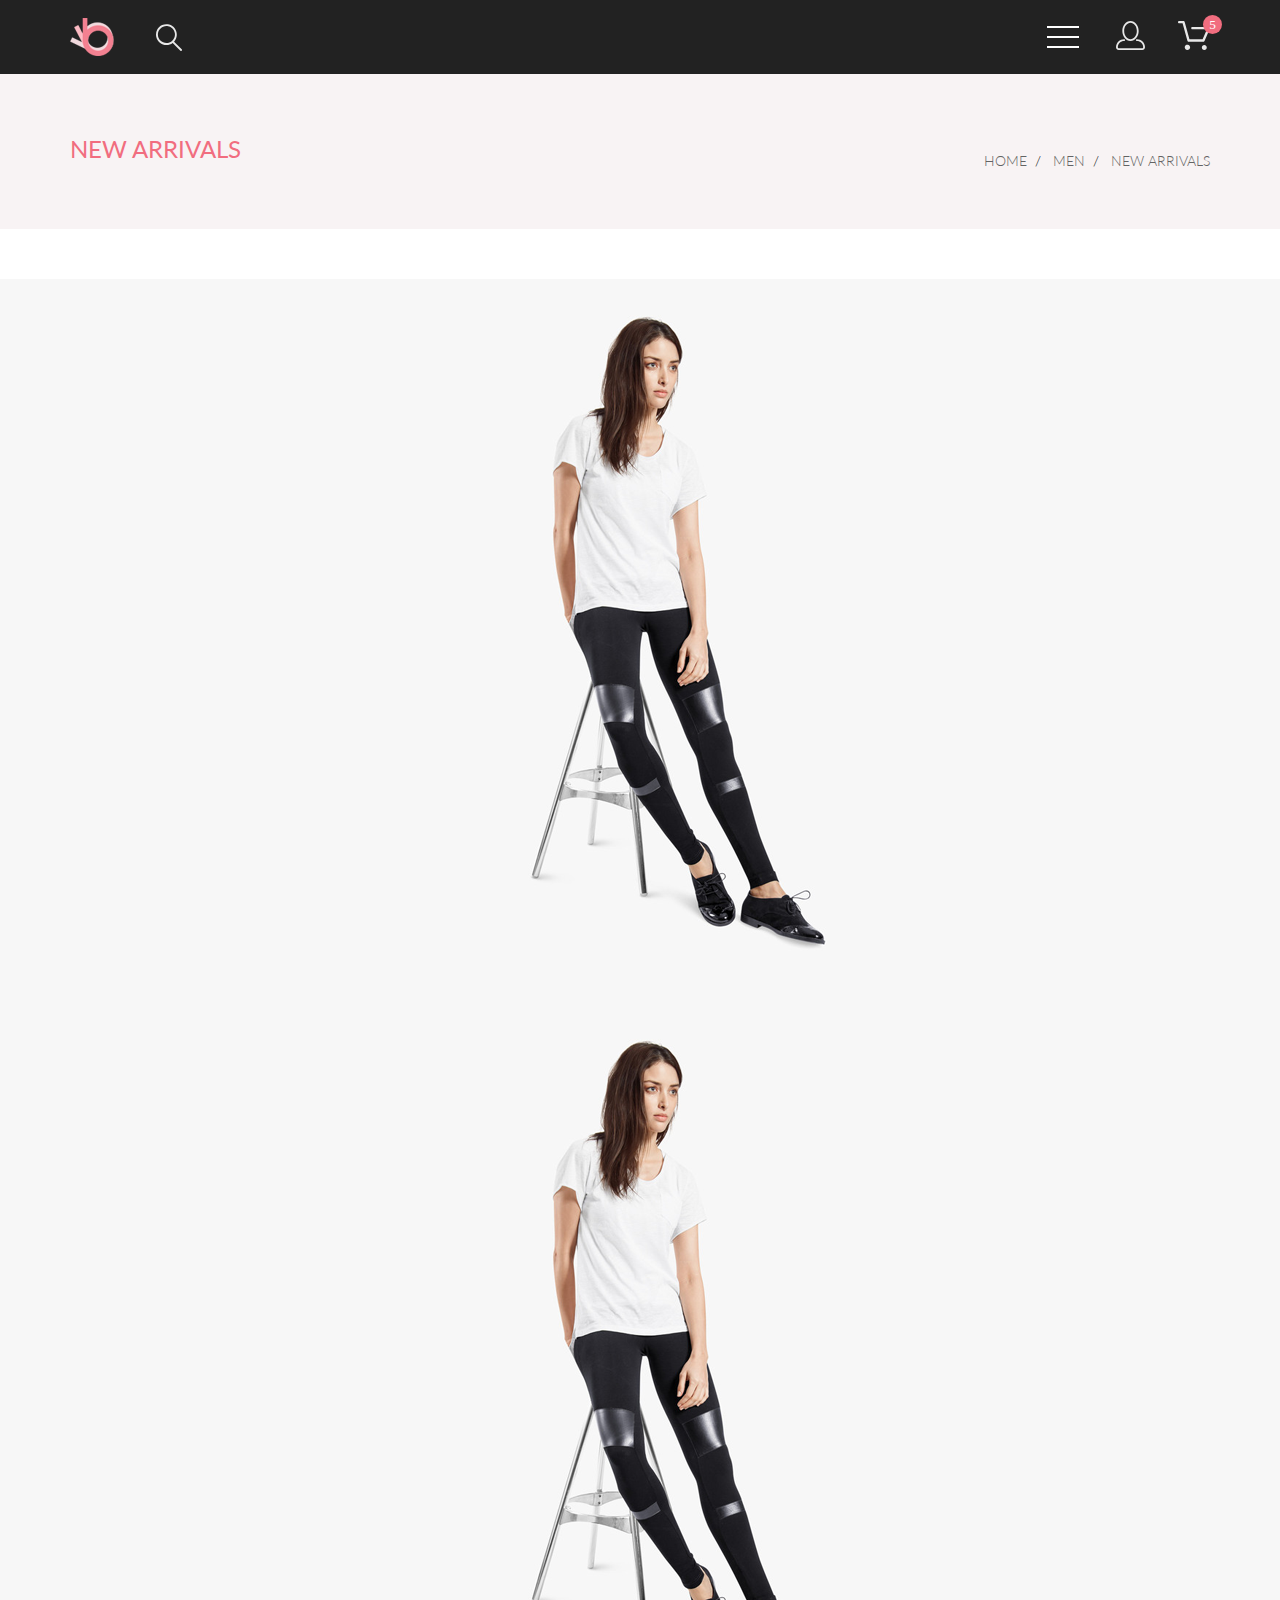
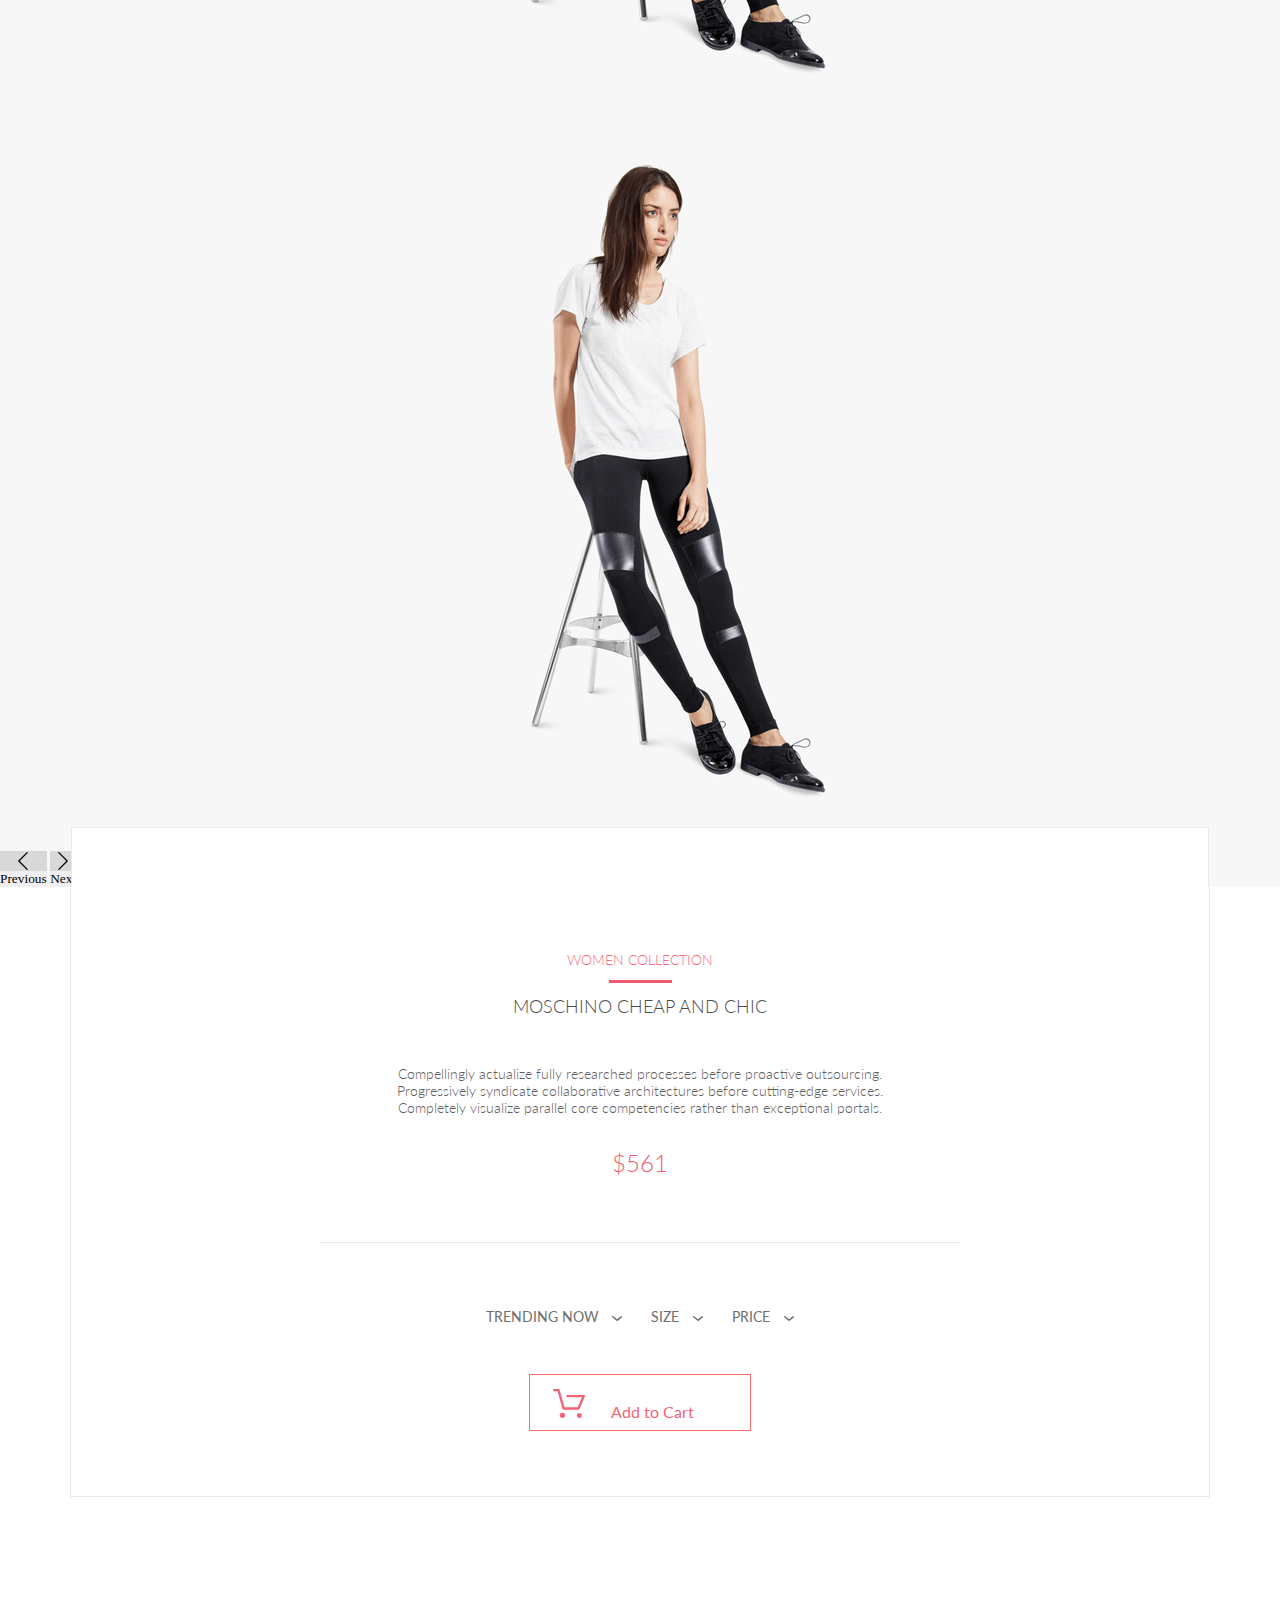
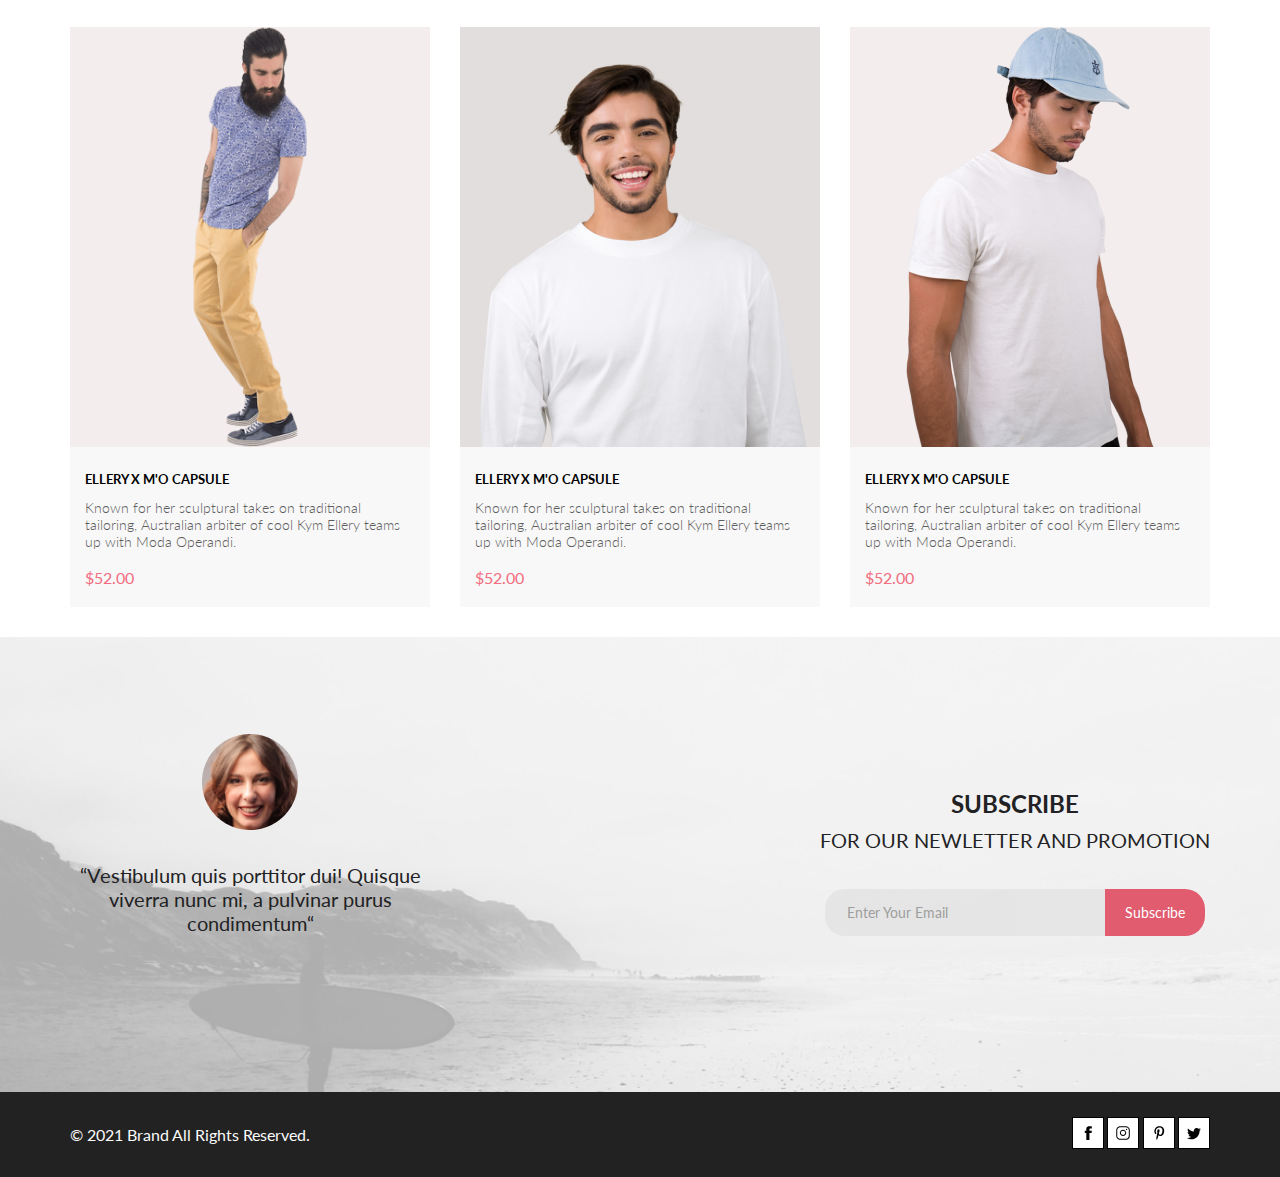
<file: product.html>
<!DOCTYPE html>
<html lang="en">
<head>
    <meta charset="UTF-8">
    <meta http-equiv="X-UA-Compatible" content="IE=edge">
    <meta name="viewport" content="width=device-width, initial-scale=1.0">
    <link href="https://cdn.jsdelivr.net/npm/bootstrap@5.1.3/dist/css/bootstrap.min.css" rel="stylesheet" integrity="sha384-1BmE4kWBq78iYhFldvKuhfTAU6auU8tT94WrHftjDbrCEXSU1oBoqyl2QvZ6jIW3" crossorigin="anonymous">
    <link rel="stylesheet" href="./css/style.css">
    <title>Fashion</title>
</head>
<body>
    <header class="header">
        <div class="wrapper header__wrapper">
            <div class="header__inner">
                <a href="./index.html" class="logo__link">
                    <img src="./img/svg/logo.svg" alt="Fashion" height="38" class="logo__pic">
                </a>
                <form action="#!">
                    <button type="button" class="search__btn"><svg width="27" height="28" class="search__icon nav__icon" viewBox="0 0 27 28" xmlns="http://www.w3.org/2000/svg">
                        <path d="M19.0596 17.6259C20.6713 15.8658 21.6282 13.6048 21.7698 11.2225C21.9113 8.84018 21.2288 6.48173 19.8369 4.54318C18.445 2.60463 16.4285 1.20404 14.126 0.576619C11.8234 -0.0508009 9.3751 0.13316 7.19217 1.09761C5.00923 2.06205 3.22463 3.74825 2.13804 5.87302C1.05145 7.9978 0.729054 10.4318 1.225 12.7661C1.72094 15.1005 3.00501 17.1932 4.86158 18.6927C6.71814 20.1922 9.03413 21.0072 11.4206 21.0009C13.673 21.004 15.8645 20.27 17.6606 18.9109L25.4086 26.7179C25.4941 26.807 25.5965 26.8781 25.7099 26.927C25.8232 26.9759 25.9452 27.0017 26.0686 27.0029C26.1923 27.0033 26.3148 26.9782 26.4283 26.9292C26.5419 26.8801 26.6441 26.8082 26.7286 26.7179C26.9025 26.537 26.9997 26.2958 26.9997 26.0449C26.9997 25.794 26.9025 25.5528 26.7286 25.3719L19.0596 17.6259ZM2.88662 10.5009C2.89946 8.81563 3.41094 7.17187 4.35659 5.77685C5.30224 4.38183 6.63972 3.29801 8.20044 2.662C9.76115 2.02599 11.4752 1.86627 13.1266 2.20298C14.7779 2.53969 16.2926 3.35775 17.4797 4.55404C18.6668 5.75033 19.4732 7.27129 19.7972 8.92519C20.1212 10.5791 19.9483 12.2919 19.3002 13.8476C18.6522 15.4034 17.5581 16.7325 16.1559 17.6674C14.7536 18.6023 13.1059 19.1011 11.4206 19.1009C9.14916 19.0901 6.97482 18.1784 5.37484 16.566C3.77486 14.9537 2.87998 12.7724 2.88662 10.5009Z"/>
                        </svg>
                    </button>
                </form>
            </div>

            <div class="header__nav">
                <div class="burger__inner">
                    <input type="checkbox" id="check__menu">
                    <label for="check__menu" class="burger__irea">
                        <span class="burger__line"></span>
                    </label>
                    <div class="burger__inner_items">
                        <div class="burger__item">
                            <a href="catalog.html" class="burger__item_link">catalog</a>
                        </div>
                        <div class="burger__item">
                            <a href="product.html" class="burger__item_link">product</a>
                        </div>
                        <div class="burger__item">
                            <a href="cart.html" class="burger__item_link">cart</a>
                        </div>
                        <div class="burger__item">
                            <a href="registration.html" class="burger__item_link">registration</a>
                        </div>
                        <div class="burger__item mobile__item">
                            <a href="#!" class="burger__item_link">profile</a>
                        </div>
                        <div class="burger__item mobile__item">
                            <a href="#!" class="burger__item_link">your purchases</a>
                        </div>
                    </div>
                </div>
                <a href="#!" class="nav__link">
                    <svg width="29" class="profile__icon nav__icon" height="29" viewBox="0 0 29 29" xmlns="http://www.w3.org/2000/svg">
                        <path d="M14.5 19.937C19 19.937 22.656 15.464 22.656 9.968C22.656 4.472 19 0 14.5 0C13.3631 0.0217413 12.2463 0.303398 11.2351 0.823397C10.2239 1.34339 9.34507 2.08794 8.66602 3C7.12663 4.99573 6.30819 7.45381 6.34399 9.974C6.34399 15.465 10 19.937 14.5 19.937ZM14.5 1.813C18 1.813 20.844 5.472 20.844 9.969C20.844 14.466 17.998 18.125 14.5 18.125C11.002 18.125 8.15603 14.465 8.15503 9.969C8.15403 5.473 11 1.813 14.5 1.813ZM20.844 18.125C20.6036 18.125 20.373 18.2205 20.203 18.3905C20.033 18.5605 19.9375 18.7911 19.9375 19.0315C19.9375 19.2719 20.033 19.5025 20.203 19.6725C20.373 19.8425 20.6036 19.938 20.844 19.938C22.526 19.9399 24.1386 20.6088 25.3279 21.7982C26.5172 22.9875 27.1861 24.6 27.188 26.282C27.1875 26.5221 27.0918 26.7523 26.922 26.9221C26.7522 27.0918 26.5221 27.1875 26.282 27.188H2.71997C2.47985 27.1875 2.24975 27.0918 2.07996 26.9221C1.91016 26.7523 1.81449 26.5221 1.81396 26.282C1.81608 24.6001 2.48517 22.9877 3.67444 21.7985C4.86371 20.6092 6.47608 19.9401 8.15796 19.938C8.39824 19.938 8.62868 19.8425 8.79858 19.6726C8.96849 19.5027 9.06396 19.2723 9.06396 19.032C9.06396 18.7917 8.96849 18.5613 8.79858 18.3914C8.62868 18.2215 8.39824 18.126 8.15796 18.126C5.99541 18.1279 3.92201 18.9875 2.39258 20.5164C0.863144 22.0453 0.00264777 24.1185 0 26.281C0.000794067 27.0019 0.287502 27.693 0.797241 28.2027C1.30698 28.7125 1.99811 28.9992 2.71899 29H26.282C27.0027 28.9989 27.6936 28.7121 28.2031 28.2024C28.7126 27.6927 28.9992 27.0017 29 26.281C28.9974 24.1187 28.1372 22.0457 26.6083 20.5168C25.0793 18.9878 23.0063 18.1276 20.844 18.125Z"/>
                        </svg>
                </a>
                <form action="#!">
                    <button type="button" class="pay__button"><svg width="32" height="29" class="pay__icon nav__icon" viewBox="0 0 32 29" xmlns="http://www.w3.org/2000/svg">
                        <path d="M26.2009 29C25.5532 28.9738 24.9415 28.6948 24.4972 28.2227C24.0529 27.7506 23.8114 27.1232 23.8245 26.475C23.8376 25.8269 24.1043 25.2097 24.5673 24.7559C25.0303 24.3022 25.6527 24.048 26.301 24.048C26.9493 24.048 27.5717 24.3022 28.0347 24.7559C28.4977 25.2097 28.7644 25.8269 28.7775 26.475C28.7906 27.1232 28.549 27.7506 28.1047 28.2227C27.6604 28.6948 27.0488 28.9738 26.401 29H26.2009ZM6.75293 26.32C6.75293 25.79 6.91011 25.2718 7.20459 24.8311C7.49907 24.3904 7.91764 24.0469 8.40735 23.844C8.89705 23.6412 9.43594 23.5881 9.95581 23.6915C10.4757 23.7949 10.9532 24.0502 11.328 24.425C11.7028 24.7998 11.9581 25.2773 12.0615 25.7972C12.1649 26.317 12.1118 26.8559 11.9089 27.3456C11.7061 27.8353 11.3626 28.2539 10.9219 28.5483C10.4812 28.8428 9.96304 29 9.43298 29C9.08087 29.0003 8.73212 28.9311 8.40674 28.7966C8.08136 28.662 7.78569 28.4646 7.53662 28.2158C7.28755 27.9669 7.09001 27.6713 6.9552 27.3461C6.82039 27.0208 6.75098 26.6721 6.75098 26.32H6.75293ZM10.553 20.686C10.2935 20.6868 10.0409 20.6024 9.83411 20.4457C9.62727 20.2891 9.47758 20.0689 9.40796 19.819L4.57495 2.36401H1.18201C0.868521 2.36401 0.567859 2.23947 0.346191 2.01781C0.124523 1.79614 0 1.49549 0 1.18201C0 0.868519 0.124523 0.567873 0.346191 0.346205C0.567859 0.124537 0.868521 5.81268e-06 1.18201 5.81268e-06H5.46301C5.7225 -0.00080736 5.97504 0.0837201 6.18176 0.240568C6.38848 0.397416 6.53784 0.617884 6.60693 0.868006L11.4399 18.323H24.6179L29.001 8.27501H14.401C14.2428 8.27961 14.0854 8.25242 13.9379 8.19507C13.7904 8.13771 13.6559 8.05134 13.5424 7.94108C13.4288 7.83082 13.3386 7.69891 13.277 7.55315C13.2154 7.40739 13.1836 7.25075 13.1836 7.0925C13.1836 6.93426 13.2154 6.77762 13.277 6.63186C13.3386 6.4861 13.4288 6.35419 13.5424 6.24393C13.6559 6.13367 13.7904 6.0473 13.9379 5.98994C14.0854 5.93259 14.2428 5.90541 14.401 5.91001H30.814C31.0097 5.90996 31.2022 5.95866 31.3744 6.05172C31.5465 6.14478 31.6928 6.27926 31.7999 6.44301C31.9078 6.60729 31.9734 6.79569 31.9908 6.99145C32.0083 7.18721 31.9771 7.38424 31.9 7.565L26.495 19.977C26.4026 20.1876 26.251 20.3668 26.0585 20.4927C25.866 20.6186 25.641 20.6858 25.411 20.686H10.553Z"/>
                        </svg>
                        <span class="pay__index">5</span>
                    </button>
                </form>

            </div>
        </div>
    </header>

    <section class="breadcrumb">
        <div class="wrapper bread__wrapper">
            <h1 class="news">NEW ARRIVALS</h1>
            <ul class="breadcrumb__inner">
                <li class="breadcrumb__inner_item"><a href="#!" class="breadcrumb__inner_item_link">home</a></li>
                <li class="breadcrumb__inner_item"><a href="#!" class="breadcrumb__inner_item_link" >men</a></li>
                <li class="breadcrumb__inner_item"><a class="breadcrumb__inner_item_link">NEW ARRIVALS</a></li>
            </ul>
        </div>
    </section>

    <!-- <div id="carouselExampleControls" class="carousel slide" data-bs-ride="carousel">
        <div class="carousel-inner">
          <div class="carousel-item active">
            <img src="./img/carousel__pic1.png" class="d-block" alt="...">
          </div>
          <div class="carousel-item">
            <img src="./img/carousel__pic1.png" class="d-block" alt="...">
          </div>
          <div class="carousel-item">
            <img src="./img/carousel__pic1.png" class="d-block" alt="...">
          </div>
        </div>
        <button class="carousel-control-prev" type="button" data-bs-target="#carouselExampleControls" data-bs-slide="prev">
          <span class="carousel-control-prev-icon" aria-hidden="true"></span>
          <span class="visually-hidden">Previous</span>
        </button>
        <button class="carousel-control-next" type="button" data-bs-target="#carouselExampleControls" data-bs-slide="next">
          <span class="carousel-control-next-icon" aria-hidden="true"></span>
          <span class="visually-hidden">Next</span>
        </button>
      </div> -->
      <div id="carouselExampleControls" class="carousel slide" data-bs-ride="carousel">
        <div class="carousel-inner">
          <div class="carousel-item active">
            <img src="./img/carousel__pic1.png" class="d-block w-100" alt="...">
          </div>
          <div class="carousel-item">
            <img src="./img/carousel__pic1.png" class="d-block w-100" alt="...">
          </div>
          <div class="carousel-item">
            <img src="./img/carousel__pic1.png" class="d-block w-100" alt="...">
          </div>
        </div>
        <button class="carousel-control-prev" type="button" data-bs-target="#carouselExampleControls" data-bs-slide="prev">
          <span class="carousel-control-prev-icon" aria-hidden="true">
            <svg version="1.1" class="carousel__icon" xmlns="http://www.w3.org/2000/svg" viewBox="0 0 129 129" xmlns:xlink="http://www.w3.org/1999/xlink" enable-background="new 0 0 129 129">
                <g>
                  <path d="m88.6,121.3c0.8,0.8 1.8,1.2 2.9,1.2s2.1-0.4 2.9-1.2c1.6-1.6 1.6-4.2 0-5.8l-51-51 51-51c1.6-1.6 1.6-4.2 0-5.8s-4.2-1.6-5.8,0l-54,53.9c-1.6,1.6-1.6,4.2 0,5.8l54,53.9z"/>
                </g>
              </svg>
          </span>
          <span class="visually-hidden">Previous</span>
        </button>
        <button class="carousel-control-next" type="button" data-bs-target="#carouselExampleControls" data-bs-slide="next">
          <span class="carousel-control-next-icon" aria-hidden="true">
            <svg version="1.1" class="carousel__icon" xmlns="http://www.w3.org/2000/svg" viewBox="0 0 129 129" xmlns:xlink="http://www.w3.org/1999/xlink" enable-background="new 0 0 129 129">
                <g>
                  <path d="m40.4,121.3c-0.8,0.8-1.8,1.2-2.9,1.2s-2.1-0.4-2.9-1.2c-1.6-1.6-1.6-4.2 0-5.8l51-51-51-51c-1.6-1.6-1.6-4.2 0-5.8 1.6-1.6 4.2-1.6 5.8,0l53.9,53.9c1.6,1.6 1.6,4.2 0,5.8l-53.9,53.9z"/>
                </g>
              </svg>
          </span>
          <span class="visually-hidden">Next</span>
        </button>
      </div>

      <section class="collection__desk">
        <div class="wrapper wrapper__desk ">
            <div class="desk__top_block">
                <div class="wrapper top__block">
        
                </div>
              </div>
            <div class="desk__text">
                <h2 class="desk__title">WOMEN COLLECTION</h2>
                <h2 class="desk__subtitle">MOSCHINO CHEAP AND CHIC</h2>
                <p class="desk__info">
                    Compellingly actualize fully researched processes before proactive outsourcing. <br> Progressively syndicate collaborative architectures before cutting-edge services. Completely visualize parallel core competencies rather than exceptional portals. 
                </p>
                <p class="desk__price">$561</p>
            </div>
            <form action="#!" class="desk__filters">
                <div class="sort__wrapper">
                    <div class="sort">
                        <span class="sort__text">TRENDING NOW</span>
                        <svg width="11" class="sort__icon" height="6" viewBox="0 0 11 6" xmlns="http://www.w3.org/2000/svg">
                            <path d="M5.00214 5.00214C4.83521 5.00247 4.67343 4.94433 4.54488 4.83782L0.258102 1.2655C0.112196 1.14422 0.0204417 0.969958 0.00302325 0.781035C-0.0143952 0.592112 0.0439493 0.404007 0.165221 0.258101C0.286493 0.112196 0.460759 0.0204417 0.649682 0.00302327C0.838605 -0.0143952 1.02671 0.043949 1.17262 0.165221L5.00214 3.36602L8.83167 0.279536C8.90475 0.220188 8.98884 0.175869 9.0791 0.149125C9.16937 0.122382 9.26403 0.113741 9.35764 0.1237C9.45126 0.133659 9.54198 0.162021 9.6246 0.207156C9.70722 0.252292 9.7801 0.313311 9.83906 0.386705C9.90449 0.460167 9.95405 0.546351 9.98462 0.639855C10.0152 0.733359 10.0261 0.83217 10.0167 0.930097C10.0073 1.02802 9.97784 1.12296 9.93005 1.20895C9.88227 1.29494 9.81723 1.37013 9.73904 1.42982L5.45225 4.88068C5.32002 4.97036 5.16154 5.01312 5.00214 5.00214Z"/>
                            </svg>
                    </div>
                    <div class="sort">
                        <input type="checkbox" id="check__size">
                        <label for="check__size" class="size__filter">
                            <span class="sort__text">SIZE </span>
                            <svg width="11" class="sort__icon" height="6" viewBox="0 0 11 6" xmlns="http://www.w3.org/2000/svg">
                                <path d="M5.00214 5.00214C4.83521 5.00247 4.67343 4.94433 4.54488 4.83782L0.258102 1.2655C0.112196 1.14422 0.0204417 0.969958 0.00302325 0.781035C-0.0143952 0.592112 0.0439493 0.404007 0.165221 0.258101C0.286493 0.112196 0.460759 0.0204417 0.649682 0.00302327C0.838605 -0.0143952 1.02671 0.043949 1.17262 0.165221L5.00214 3.36602L8.83167 0.279536C8.90475 0.220188 8.98884 0.175869 9.0791 0.149125C9.16937 0.122382 9.26403 0.113741 9.35764 0.1237C9.45126 0.133659 9.54198 0.162021 9.6246 0.207156C9.70722 0.252292 9.7801 0.313311 9.83906 0.386705C9.90449 0.460167 9.95405 0.546351 9.98462 0.639855C10.0152 0.733359 10.0261 0.83217 10.0167 0.930097C10.0073 1.02802 9.97784 1.12296 9.93005 1.20895C9.88227 1.29494 9.81723 1.37013 9.73904 1.42982L5.45225 4.88068C5.32002 4.97036 5.16154 5.01312 5.00214 5.00214Z"/>
                            </svg>
                        </label>
                        <div class="size__menu">
                            <div class="size__menu_item">
                                <input type="checkbox" name="size" id="size__value_xs">
                                <label for="size__value_xs" class="size__value">XS</label>
                            </div>
                            <div class="size__menu_item">
                                <input type="checkbox" name="size" id="size__value_s">
                                <label for="size__value_s" class="size__value">S</label>
                            </div>
                            <div class="size__menu_item">
                                <input type="checkbox" name="size" id="size__value_m">
                                <label for="size__value_m" class="size__value">M</label>
                            </div>
                            <div class="size__menu_item">
                                <input type="checkbox" name="size" id="size__value_l">
                                <label for="size__value_l" class="size__value">L</label>
                            </div>
                        </div>
                    </div>
                    <div class="sort">
                        <span class="sort__text">PRICE</span>
                        <svg width="11" class="sort__icon sort__icon_last" height="6" viewBox="0 0 11 6" xmlns="http://www.w3.org/2000/svg">
                            <path d="M5.00214 5.00214C4.83521 5.00247 4.67343 4.94433 4.54488 4.83782L0.258102 1.2655C0.112196 1.14422 0.0204417 0.969958 0.00302325 0.781035C-0.0143952 0.592112 0.0439493 0.404007 0.165221 0.258101C0.286493 0.112196 0.460759 0.0204417 0.649682 0.00302327C0.838605 -0.0143952 1.02671 0.043949 1.17262 0.165221L5.00214 3.36602L8.83167 0.279536C8.90475 0.220188 8.98884 0.175869 9.0791 0.149125C9.16937 0.122382 9.26403 0.113741 9.35764 0.1237C9.45126 0.133659 9.54198 0.162021 9.6246 0.207156C9.70722 0.252292 9.7801 0.313311 9.83906 0.386705C9.90449 0.460167 9.95405 0.546351 9.98462 0.639855C10.0152 0.733359 10.0261 0.83217 10.0167 0.930097C10.0073 1.02802 9.97784 1.12296 9.93005 1.20895C9.88227 1.29494 9.81723 1.37013 9.73904 1.42982L5.45225 4.88068C5.32002 4.97036 5.16154 5.01312 5.00214 5.00214Z"/>
                            </svg>
                    </div>
                </div>
                <button type="submit" class="desk__filters_btn">
                    <svg class="filters_btn_icon" width="32" height="29" viewBox="0 0 32 29" xmlns="http://www.w3.org/2000/svg">
                        <path d="M26.2009 29C25.5532 28.9738 24.9415 28.6948 24.4972 28.2227C24.0529 27.7506 23.8114 27.1232 23.8245 26.475C23.8376 25.8269 24.1043 25.2097 24.5673 24.7559C25.0303 24.3022 25.6527 24.048 26.301 24.048C26.9493 24.048 27.5717 24.3022 28.0347 24.7559C28.4977 25.2097 28.7644 25.8269 28.7775 26.475C28.7906 27.1232 28.549 27.7506 28.1047 28.2227C27.6604 28.6948 27.0488 28.9738 26.401 29H26.2009ZM6.75293 26.32C6.75293 25.79 6.91011 25.2718 7.20459 24.8311C7.49907 24.3904 7.91764 24.0469 8.40735 23.844C8.89705 23.6412 9.43594 23.5881 9.95581 23.6915C10.4757 23.7949 10.9532 24.0502 11.328 24.425C11.7028 24.7998 11.9581 25.2773 12.0615 25.7972C12.1649 26.317 12.1118 26.8559 11.9089 27.3456C11.7061 27.8353 11.3626 28.2539 10.9219 28.5483C10.4812 28.8428 9.96304 29 9.43298 29C9.08087 29.0003 8.73212 28.9311 8.40674 28.7966C8.08136 28.662 7.78569 28.4646 7.53662 28.2158C7.28755 27.9669 7.09001 27.6713 6.9552 27.3461C6.82039 27.0208 6.75098 26.6721 6.75098 26.32H6.75293ZM10.553 20.686C10.2935 20.6868 10.0409 20.6024 9.83411 20.4457C9.62727 20.2891 9.47758 20.0689 9.40796 19.819L4.57495 2.36401H1.18201C0.868521 2.36401 0.567859 2.23947 0.346191 2.01781C0.124523 1.79614 0 1.49549 0 1.18201C0 0.868519 0.124523 0.567873 0.346191 0.346205C0.567859 0.124537 0.868521 5.81268e-06 1.18201 5.81268e-06H5.46301C5.7225 -0.00080736 5.97504 0.0837201 6.18176 0.240568C6.38848 0.397416 6.53784 0.617884 6.60693 0.868006L11.4399 18.323H24.6179L29.001 8.27501H14.401C14.2428 8.27961 14.0854 8.25242 13.9379 8.19507C13.7904 8.13771 13.6559 8.05134 13.5424 7.94108C13.4288 7.83082 13.3386 7.69891 13.277 7.55315C13.2154 7.40739 13.1836 7.25075 13.1836 7.0925C13.1836 6.93426 13.2154 6.77762 13.277 6.63186C13.3386 6.4861 13.4288 6.35419 13.5424 6.24393C13.6559 6.13367 13.7904 6.0473 13.9379 5.98994C14.0854 5.93259 14.2428 5.90541 14.401 5.91001H30.814C31.0097 5.90996 31.2022 5.95866 31.3744 6.05172C31.5465 6.14478 31.6928 6.27926 31.7999 6.44301C31.9078 6.60729 31.9734 6.79569 31.9908 6.99145C32.0083 7.18721 31.9771 7.38424 31.9 7.565L26.495 19.977C26.4026 20.1876 26.251 20.3668 26.0585 20.4927C25.866 20.6186 25.641 20.6858 25.411 20.686H10.553Z"/>
                    </svg>
                    <span class="filters_btn_text">Add to Cart</span>
                        
                </button>
            </form>
        </div>
      </section>

    <section class="fetured">
        <div class="wrapper__fetured">
            <ul class="fetured__cards_inner">

                <li class="fetured__card">
                    <a href="#!" class="fetured__card_link">
                        <img src="./img/catalog/cat_card_pic4.png" alt="product"  height="420" class="fetured__card_pic">
                    </a>
                    <div class="fetured__card_text">
                        <h2 class="card__title">ELLERY X M'O CAPSULE</h2>
                        <p class="card__subtitle">Known for her sculptural takes on traditional tailoring, Australian arbiter of cool Kym Ellery teams up with Moda Operandi.</p>
                        <p class="card__price">$52.00</p>
                    </div>
                    <div class="add__card">
                        <a href="#!" class="add__card_link">
                            <div class="add__card_inner">
                                <svg width="32" height="29" class="pay__icon add__card_icon" viewBox="0 0 32 29" xmlns="http://www.w3.org/2000/svg">
                                    <path d="M26.2009 29C25.5532 28.9738 24.9415 28.6948 24.4972 28.2227C24.0529 27.7506 23.8114 27.1232 23.8245 26.475C23.8376 25.8269 24.1043 25.2097 24.5673 24.7559C25.0303 24.3022 25.6527 24.048 26.301 24.048C26.9493 24.048 27.5717 24.3022 28.0347 24.7559C28.4977 25.2097 28.7644 25.8269 28.7775 26.475C28.7906 27.1232 28.549 27.7506 28.1047 28.2227C27.6604 28.6948 27.0488 28.9738 26.401 29H26.2009ZM6.75293 26.32C6.75293 25.79 6.91011 25.2718 7.20459 24.8311C7.49907 24.3904 7.91764 24.0469 8.40735 23.844C8.89705 23.6412 9.43594 23.5881 9.95581 23.6915C10.4757 23.7949 10.9532 24.0502 11.328 24.425C11.7028 24.7998 11.9581 25.2773 12.0615 25.7972C12.1649 26.317 12.1118 26.8559 11.9089 27.3456C11.7061 27.8353 11.3626 28.2539 10.9219 28.5483C10.4812 28.8428 9.96304 29 9.43298 29C9.08087 29.0003 8.73212 28.9311 8.40674 28.7966C8.08136 28.662 7.78569 28.4646 7.53662 28.2158C7.28755 27.9669 7.09001 27.6713 6.9552 27.3461C6.82039 27.0208 6.75098 26.6721 6.75098 26.32H6.75293ZM10.553 20.686C10.2935 20.6868 10.0409 20.6024 9.83411 20.4457C9.62727 20.2891 9.47758 20.0689 9.40796 19.819L4.57495 2.36401H1.18201C0.868521 2.36401 0.567859 2.23947 0.346191 2.01781C0.124523 1.79614 0 1.49549 0 1.18201C0 0.868519 0.124523 0.567873 0.346191 0.346205C0.567859 0.124537 0.868521 5.81268e-06 1.18201 5.81268e-06H5.46301C5.7225 -0.00080736 5.97504 0.0837201 6.18176 0.240568C6.38848 0.397416 6.53784 0.617884 6.60693 0.868006L11.4399 18.323H24.6179L29.001 8.27501H14.401C14.2428 8.27961 14.0854 8.25242 13.9379 8.19507C13.7904 8.13771 13.6559 8.05134 13.5424 7.94108C13.4288 7.83082 13.3386 7.69891 13.277 7.55315C13.2154 7.40739 13.1836 7.25075 13.1836 7.0925C13.1836 6.93426 13.2154 6.77762 13.277 6.63186C13.3386 6.4861 13.4288 6.35419 13.5424 6.24393C13.6559 6.13367 13.7904 6.0473 13.9379 5.98994C14.0854 5.93259 14.2428 5.90541 14.401 5.91001H30.814C31.0097 5.90996 31.2022 5.95866 31.3744 6.05172C31.5465 6.14478 31.6928 6.27926 31.7999 6.44301C31.9078 6.60729 31.9734 6.79569 31.9908 6.99145C32.0083 7.18721 31.9771 7.38424 31.9 7.565L26.495 19.977C26.4026 20.1876 26.251 20.3668 26.0585 20.4927C25.866 20.6186 25.641 20.6858 25.411 20.686H10.553Z"/>
                                </svg>
                                <h2 class="add__card_text">Add to Cart</h2>
                            </div>
                        </a>
                    </div>
                </li>
                <li class="fetured__card">
                    <a href="#!" class="fetured__card_link">
                        <img src="./img/catalog/cat_card_pic5.png" alt="product"  height="420" class="fetured__card_pic">
                    </a>
                    <div class="fetured__card_text">
                        <h2 class="card__title">ELLERY X M'O CAPSULE</h2>
                        <p class="card__subtitle">Known for her sculptural takes on&nbsp;traditional tailoring, Australian arbiter of&nbsp;cool Kym Ellery teams up&nbsp;with Moda Operandi.</p>
                        <p class="card__price">$52.00</p>
                    </div>
                    <div class="add__card">
                        <a href="#!" class="add__card_link">
                            <div class="add__card_inner">
                                <svg width="32" height="29" class="pay__icon add__card_icon" viewBox="0 0 32 29" xmlns="http://www.w3.org/2000/svg">
                                    <path d="M26.2009 29C25.5532 28.9738 24.9415 28.6948 24.4972 28.2227C24.0529 27.7506 23.8114 27.1232 23.8245 26.475C23.8376 25.8269 24.1043 25.2097 24.5673 24.7559C25.0303 24.3022 25.6527 24.048 26.301 24.048C26.9493 24.048 27.5717 24.3022 28.0347 24.7559C28.4977 25.2097 28.7644 25.8269 28.7775 26.475C28.7906 27.1232 28.549 27.7506 28.1047 28.2227C27.6604 28.6948 27.0488 28.9738 26.401 29H26.2009ZM6.75293 26.32C6.75293 25.79 6.91011 25.2718 7.20459 24.8311C7.49907 24.3904 7.91764 24.0469 8.40735 23.844C8.89705 23.6412 9.43594 23.5881 9.95581 23.6915C10.4757 23.7949 10.9532 24.0502 11.328 24.425C11.7028 24.7998 11.9581 25.2773 12.0615 25.7972C12.1649 26.317 12.1118 26.8559 11.9089 27.3456C11.7061 27.8353 11.3626 28.2539 10.9219 28.5483C10.4812 28.8428 9.96304 29 9.43298 29C9.08087 29.0003 8.73212 28.9311 8.40674 28.7966C8.08136 28.662 7.78569 28.4646 7.53662 28.2158C7.28755 27.9669 7.09001 27.6713 6.9552 27.3461C6.82039 27.0208 6.75098 26.6721 6.75098 26.32H6.75293ZM10.553 20.686C10.2935 20.6868 10.0409 20.6024 9.83411 20.4457C9.62727 20.2891 9.47758 20.0689 9.40796 19.819L4.57495 2.36401H1.18201C0.868521 2.36401 0.567859 2.23947 0.346191 2.01781C0.124523 1.79614 0 1.49549 0 1.18201C0 0.868519 0.124523 0.567873 0.346191 0.346205C0.567859 0.124537 0.868521 5.81268e-06 1.18201 5.81268e-06H5.46301C5.7225 -0.00080736 5.97504 0.0837201 6.18176 0.240568C6.38848 0.397416 6.53784 0.617884 6.60693 0.868006L11.4399 18.323H24.6179L29.001 8.27501H14.401C14.2428 8.27961 14.0854 8.25242 13.9379 8.19507C13.7904 8.13771 13.6559 8.05134 13.5424 7.94108C13.4288 7.83082 13.3386 7.69891 13.277 7.55315C13.2154 7.40739 13.1836 7.25075 13.1836 7.0925C13.1836 6.93426 13.2154 6.77762 13.277 6.63186C13.3386 6.4861 13.4288 6.35419 13.5424 6.24393C13.6559 6.13367 13.7904 6.0473 13.9379 5.98994C14.0854 5.93259 14.2428 5.90541 14.401 5.91001H30.814C31.0097 5.90996 31.2022 5.95866 31.3744 6.05172C31.5465 6.14478 31.6928 6.27926 31.7999 6.44301C31.9078 6.60729 31.9734 6.79569 31.9908 6.99145C32.0083 7.18721 31.9771 7.38424 31.9 7.565L26.495 19.977C26.4026 20.1876 26.251 20.3668 26.0585 20.4927C25.866 20.6186 25.641 20.6858 25.411 20.686H10.553Z"/>
                                </svg>
                                <h2 class="add__card_text">Add to Cart</h2>
                            </div>
                        </a>
                    </div>
                </li>
                <li class="fetured__card">
                    <a href="#!" class="fetured__card_link">
                        <img src="./img/catalog/cat_card_pic6.png" alt="product"  height="420" class="fetured__card_pic">
                    </a>
                    <div class="fetured__card_text">
                        <h2 class="card__title">ELLERY X M'O CAPSULE</h2>
                        <p class="card__subtitle">Known for her sculptural takes on&nbsp;traditional tailoring, Australian arbiter of&nbsp;cool Kym Ellery teams up&nbsp;with Moda Operandi.</p>
                        <p class="card__price">$52.00</p>
                    </div>
                    <div class="add__card">
                        <a href="#!" class="add__card_link">
                            <div class="add__card_inner">
                                <svg width="32" height="29" class="pay__icon add__card_icon" viewBox="0 0 32 29" xmlns="http://www.w3.org/2000/svg">
                                    <path d="M26.2009 29C25.5532 28.9738 24.9415 28.6948 24.4972 28.2227C24.0529 27.7506 23.8114 27.1232 23.8245 26.475C23.8376 25.8269 24.1043 25.2097 24.5673 24.7559C25.0303 24.3022 25.6527 24.048 26.301 24.048C26.9493 24.048 27.5717 24.3022 28.0347 24.7559C28.4977 25.2097 28.7644 25.8269 28.7775 26.475C28.7906 27.1232 28.549 27.7506 28.1047 28.2227C27.6604 28.6948 27.0488 28.9738 26.401 29H26.2009ZM6.75293 26.32C6.75293 25.79 6.91011 25.2718 7.20459 24.8311C7.49907 24.3904 7.91764 24.0469 8.40735 23.844C8.89705 23.6412 9.43594 23.5881 9.95581 23.6915C10.4757 23.7949 10.9532 24.0502 11.328 24.425C11.7028 24.7998 11.9581 25.2773 12.0615 25.7972C12.1649 26.317 12.1118 26.8559 11.9089 27.3456C11.7061 27.8353 11.3626 28.2539 10.9219 28.5483C10.4812 28.8428 9.96304 29 9.43298 29C9.08087 29.0003 8.73212 28.9311 8.40674 28.7966C8.08136 28.662 7.78569 28.4646 7.53662 28.2158C7.28755 27.9669 7.09001 27.6713 6.9552 27.3461C6.82039 27.0208 6.75098 26.6721 6.75098 26.32H6.75293ZM10.553 20.686C10.2935 20.6868 10.0409 20.6024 9.83411 20.4457C9.62727 20.2891 9.47758 20.0689 9.40796 19.819L4.57495 2.36401H1.18201C0.868521 2.36401 0.567859 2.23947 0.346191 2.01781C0.124523 1.79614 0 1.49549 0 1.18201C0 0.868519 0.124523 0.567873 0.346191 0.346205C0.567859 0.124537 0.868521 5.81268e-06 1.18201 5.81268e-06H5.46301C5.7225 -0.00080736 5.97504 0.0837201 6.18176 0.240568C6.38848 0.397416 6.53784 0.617884 6.60693 0.868006L11.4399 18.323H24.6179L29.001 8.27501H14.401C14.2428 8.27961 14.0854 8.25242 13.9379 8.19507C13.7904 8.13771 13.6559 8.05134 13.5424 7.94108C13.4288 7.83082 13.3386 7.69891 13.277 7.55315C13.2154 7.40739 13.1836 7.25075 13.1836 7.0925C13.1836 6.93426 13.2154 6.77762 13.277 6.63186C13.3386 6.4861 13.4288 6.35419 13.5424 6.24393C13.6559 6.13367 13.7904 6.0473 13.9379 5.98994C14.0854 5.93259 14.2428 5.90541 14.401 5.91001H30.814C31.0097 5.90996 31.2022 5.95866 31.3744 6.05172C31.5465 6.14478 31.6928 6.27926 31.7999 6.44301C31.9078 6.60729 31.9734 6.79569 31.9908 6.99145C32.0083 7.18721 31.9771 7.38424 31.9 7.565L26.495 19.977C26.4026 20.1876 26.251 20.3668 26.0585 20.4927C25.866 20.6186 25.641 20.6858 25.411 20.686H10.553Z"/>
                                </svg>
                                <h2 class="add__card_text">Add to Cart</h2>
                            </div>
                        </a>
                    </div>
                </li>
                
            </ul>
        </div>
    </section>

    <section class="author">
        <div class="wrapper">
            <div class="author__inner">
                <div class="author__item">
                    <img src="./img/author.png" alt="" class="author__pic">
                    <h2 class="author__quote">“Vestibulum quis porttitor dui! Quisque viverra nunc mi, a pulvinar purus condimentum“</h2>
                </div>
                <div class="author__item_btn">
                    <h2 class="author__btn_title">
                        SUBSCRIBE
                    </h2>
                    <p class="author__btn_subtitle">
                        FOR OUR NEWLETTER AND PROMOTION
                    </p>
                    <form class="form">
                        <input type="email" class="email" placeholder="Enter Your Email"><button type="submit" class="btn__subscribe">Subscribe</button>
                    </form>
                </div>
            </div>
        </div>
    </section>
    <footer class="footer">
        <div class="wrapper">
            <div class="footer__inner">
                <div class="all__rights">
                    <h2 class="all__rights_text">&copy;&nbsp;2021 Brand All Rights Reserved.</h2>
                </div>
                <div class="social__block">
                    <a href="https://ru-ru.facebook.com/" target="_blank" class="icon__link">
                        <svg class="facebook__icon social__icon">
                            <use href="#facebook">
                            </use>
                        </svg>
                    </a>
                    <a href="https://www.instagram.com/" target="_blank" class="icon__link">
                        <svg class="instagram__icon social__icon">
                            <use href="#instagram">
                            </use>
                        </svg>
                    </a>
                    <a href="https://www.pinterest.ru/" target="_blank" class="icon__link">
                        <svg class="pinterest__icon social__icon">
                            <use href="#pinterest">
                            </use>
                        </svg>
                    </a>
                    <a href="https://twitter.com/twitter" target="_blank" class="icon__link">
                        <svg class="twitter__icon social__icon">
                            <use href="#twitter">
                            </use>
                        </svg>
                    </a>
                </div>
            </div>
        </div>
    </footer>

            <!-- Sprites start -->
            <svg display="none">
                <symbol id="facebook" viewBox="0 0 512 512">
                    <g>
                        <path d="M308.3,508.5c-2.5,0.1-4.1,0.3-5.7,0.3c-34.2,0-68.3-0.1-102.5,0.1c-4.8,0-6.1-1.3-6.1-6.1c0.1-79.6,0.1-159.3,0.1-238.9   c0-2.1,0-4.2,0-6.9c-18.6,0-36.7,0-55.1,0c0-28.4,0-56.3,0-85c1.9,0,3.7,0,5.4,0c15,0,30-0.1,45,0.1c3.8,0,4.8-1.1,4.8-4.8   c-0.2-22.3-0.2-44.7,0-67c0.1-15.6,2.6-30.8,9.8-44.9c10.3-19.9,26.6-32.8,47.2-40.8c16.8-6.6,34.5-9,52.3-9.3   c29-0.4,58-0.2,87-0.3c2.7,0,4.9-0.1,4.9,3.7c-0.1,27.5-0.1,55-0.1,82.5c0,0.3-0.1,0.6-0.5,1.9c-1.7,0-3.6,0-5.5,0   c-18,0-36-0.1-54,0c-10.4,0-18.8,4.2-24.1,13.3c-1.6,2.7-2.6,6.2-2.6,9.4c-0.3,17,0,34-0.2,51c0,4,1.2,5.1,5.1,5.1   c25-0.2,50-0.1,75-0.1c2,0,3.9,0,7.3,0c-3.5,28.6-6.9,56.6-10.4,84.9c-26,0-51.3,0-77.1,0C308.3,340.8,308.3,424.4,308.3,508.5z"/>
                    </g>
                </symbol>
                <symbol id="instagram" viewBox="0 0 512 512">
                    <g>
                        <path d="M505,257c0,34.8-0.7,69.7,0.2,104.5c1.5,61.6-37.2,109.2-86.5,130.4c-19.8,8.5-40.6,13-62.1,13c-67.3,0.1-134.7,1-202-0.3   c-50.7-1-92.4-22.2-122.3-64c-15.7-22-23.2-47-23.2-74.1c0-71.7,0-143.3,0-215c0-58.5,28.5-99.4,79.1-126C110.2,14,134.1,9.1,159,9   c65.3,0,130.7-0.4,196,0.2c50.7,0.4,93,19.8,124.2,60.6c17.4,22.8,25.8,49,25.8,77.8C505,184,505,220.5,505,257z M46,257   c0,36.7,0,73.3,0,110c0,16.4,3.8,31.8,12.3,45.7c22.3,36.5,56,54.3,97.8,55c67.1,1,134.3,0.4,201.5,0.2c16.5,0,32.5-3.4,47.4-10.5   c40.6-19.4,63.3-50.3,63.1-96.7c-0.4-71-0.1-142-0.1-213c0-20.1-5.7-38.5-17.6-54.7c-23-31.1-54.8-46.4-92.8-46.8   c-67-0.8-134-0.3-201-0.2c-14.3,0-28.1,2.9-41.5,7.9c-36.8,13.7-71,48.4-69.4,99.5C46.9,188,46,222.5,46,257z"/><path d="M257.6,363c-64.5,0-116.5-51.4-116.6-115.4c-0.1-63,52.3-114.6,116.4-114.6c64.3-0.1,116.5,51.4,116.6,114.9   C374,311.3,321.9,362.9,257.6,363z M257.6,326c43.9,0,79.5-35.1,79.4-78.3c-0.1-42.8-35.7-77.8-79.4-77.8   c-43.9,0-79.7,34.9-79.7,78C178,291.1,213.7,326.1,257.6,326z"/><path d="M387.5,98c13.5,0,24.5,11.5,24.5,25.6c-0.1,14.1-11.2,25.5-24.7,25.4c-13.3-0.1-24.2-11.5-24.2-25.3   C363,109.6,374,98,387.5,98z"/>
                    </g>
                </symbol> 
                <symbol id="pinterest" viewBox="0 0 512 512">
                    <g>
                        <path d="M236.3,335.8c-1.9,7.7-3.6,14.5-5.3,21.3c-1.9,7.8-3.7,15.6-5.5,23.4c-2.2,9.5-3.9,19.1-6.7,28.3c-4,13.1-8,26.2-13.4,38.7   c-5,11.5-11.6,22.4-17.9,33.3c-5.2,8.9-11.1,17.5-16.9,26.1c-0.9,1.3-3.4,2.6-4.5,2.2c-1.4-0.5-3-2.7-3.2-4.3   c-3.8-30.3-5.8-60.8-1.8-91.2c1.6-12.3,4.9-24.3,7.4-36.5c1.6-8,3.2-16.1,4.9-24.2c2.1-9.9,4.3-19.9,6.5-29.8   c3.2-14.6,6.5-29.1,9.8-43.7c2.7-11.7,5.3-23.5,8.2-35.2c1.4-5.6-1.5-10.2-2.8-15.2c-4.3-17.2-7-34.3-3.8-52.2   c2.3-12.9,5.7-25.2,13-36.1c9.5-14.2,22.3-23.5,40.4-22.5c15.5,0.9,26.3,11,30.3,25.3c4.5,15.8,2.5,31.6-1.6,47.2   c-4.4,17-9.1,33.8-13.4,50.8c-2.7,10.6-6.6,21.2-7.2,32c-0.9,16.1,5.4,30.2,19.5,39.3c11.2,7.2,23.1,8.6,36.3,5.4   c17.5-4.3,29.6-15.2,39.8-29c12.1-16.3,18.9-34.8,24.2-54.3c6.5-24.2,9-48.6,8.5-73.5c-0.4-23-6.5-44.3-19.5-63.3   c-9.8-14.2-22.7-24.8-38.7-31.8c-10.2-4.5-20.3-8.4-31.5-8.9c-12.1-0.5-24.3-2.6-36.2-1.4c-35.9,3.9-65.6,19.7-88,48.5   c-8.9,11.5-16,24-20.7,37.5c-7.2,20.8-10.4,42.4-8.3,64.5c1.5,15.5,6,30.4,16.2,42.4c7,8.2,5.7,16.2,3.3,25   c-1.3,4.6-2.5,9.2-3.5,13.9c-1.7,8.4-6.4,12.7-16.1,8c-19.4-9.4-31.7-24.9-40.3-44.1c-12-26.9-14.1-55.3-11.3-83.9   c3.3-32.4,15.8-61.7,35-88c13.9-19,31.2-34.4,51.4-46.5c15.8-9.5,32.6-16.2,50.4-20.8c23.1-6,46.5-7.8,70-5.9   c17.6,1.4,34.6,5.6,51.1,12.4c28.5,11.8,51.8,29.9,70,54.6c10.8,14.7,19.1,30.8,24.5,48.4c3.2,10.4,5.9,20.8,6.2,31.7   c0.4,12.3,1.8,24.6,1.1,36.7c-0.7,12.9-3.3,25.8-5.3,38.6c-3.3,21.2-10.4,41.2-19.9,60.3c-8.2,16.4-18.5,31.3-31.8,44.2   c-13.4,13-28.8,22.7-46.4,29.1c-16.7,6.1-33.8,8.3-51.2,6.2c-20.7-2.6-38.2-11.9-51.3-28.7C239.4,339.1,238,337.7,236.3,335.8z"/>
                    </g>
                </symbol>
                <symbol id="twitter" viewBox="0 0 512 512">
                    <g>
                        <path d="M4,440.5c55.6,5,105.7-9,151.3-43.2c-47.7-4.2-79.6-28-97.4-72.6c15.6,1.9,30.2,2.4,45.7-1.8   c-51.4-16-78.8-49.6-82.5-103.8c15.4,7.2,29.9,12.4,47,12.6c-30.5-22.9-46.1-52.6-45.5-90c0.3-17.2,4.9-33.4,14-48.7   C93.1,159.1,164,195.7,251.3,201.8c-0.5-3.8-0.8-6.8-1.2-9.9c-7.2-55.4,28.8-105.8,83.8-116.3c34.5-6.6,65,2.5,90.8,26.3   c4,3.6,7.4,4.4,12.4,3.1c20.1-5.1,39.2-12.5,57.7-22.5c-7.1,23.4-21.7,41-41.5,55.8c4.5-0.8,9.1-1.4,13.6-2.3   c4.7-1,9.4-2.1,14.1-3.4c4.5-1.2,8.9-2.6,13.3-4.1c4.5-1.5,9-3.2,14.3-4.1c-2.6,3.6-5.1,7.4-7.9,10.9c-11.6,14.7-25,27.6-39.7,39.1   c-1.5,1.2-2.8,3.8-2.7,5.6c0.8,35.5-4.2,70.1-15.7,103.7c-22.6,66.2-62,119.8-121.1,158.1c-29.2,18.9-61.1,31.3-95.2,38.5   c-33.8,7.1-67.8,8.4-101.9,4.4c-34.2-4-66.7-14.1-97.3-29.9c-8.1-4.1-15.9-8.7-23.8-13.1C3.6,441.3,3.8,440.9,4,440.5z"/>
                    </g>
                </symbol>
            </svg>
            <!-- Sprites end -->

            <!-- Option 1: Bootstrap Bundle with Popper -->
    <script src="https://cdn.jsdelivr.net/npm/bootstrap@5.1.3/dist/js/bootstrap.bundle.min.js" integrity="sha384-ka7Sk0Gln4gmtz2MlQnikT1wXgYsOg+OMhuP+IlRH9sENBO0LRn5q+8nbTov4+1p" crossorigin="anonymous"></script>
    </body>
    </html>
</file>
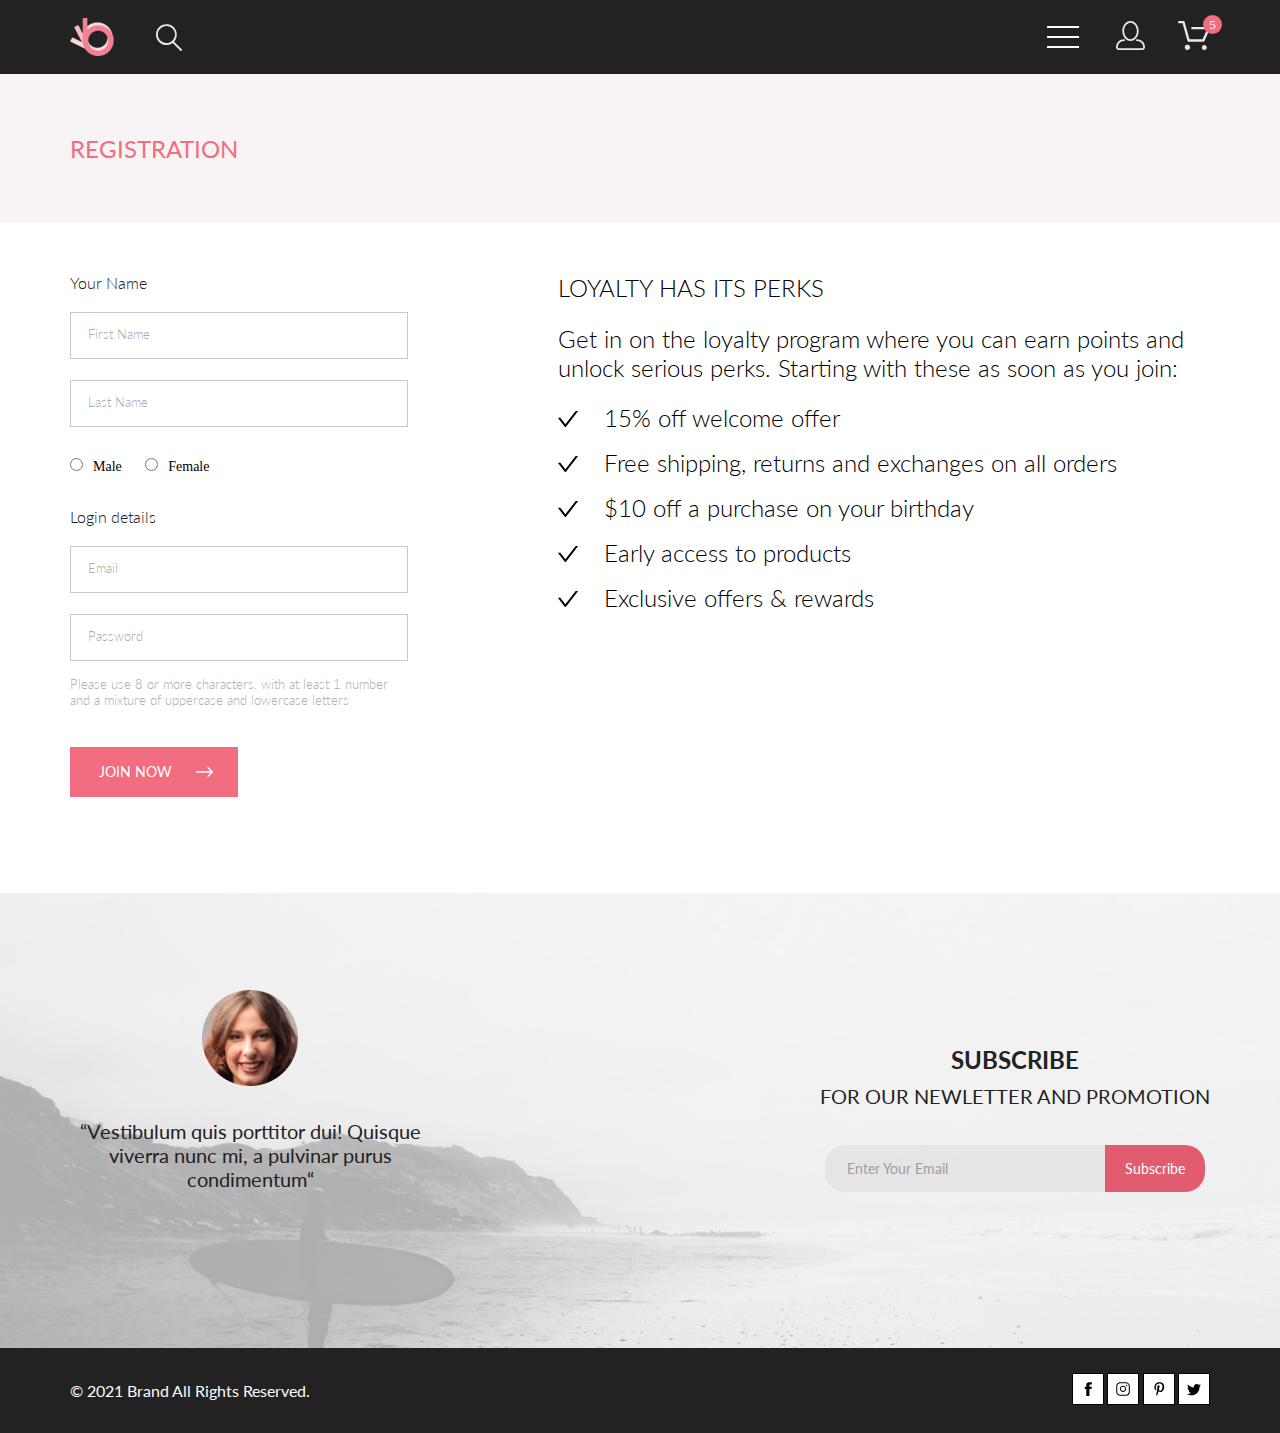
<file: registration.html>
<!DOCTYPE html>
<html lang="en">
<head>
    <meta charset="UTF-8">
    <meta http-equiv="X-UA-Compatible" content="IE=edge">
    <meta name="viewport" content="width=device-width, initial-scale=1.0">
    <link href="https://cdn.jsdelivr.net/npm/bootstrap@5.1.3/dist/css/bootstrap.min.css" rel="stylesheet" integrity="sha384-1BmE4kWBq78iYhFldvKuhfTAU6auU8tT94WrHftjDbrCEXSU1oBoqyl2QvZ6jIW3" crossorigin="anonymous">
    <link rel="stylesheet" href="./css/style.css">
    <title>Fashion</title>
</head>
<body>
    <header class="header">
        <div class="wrapper header__wrapper">
            <div class="header__inner">
                <a href="./index.html" class="logo__link">
                    <img src="./img/svg/logo.svg" alt="Fashion" height="38" class="logo__pic">
                </a>
                <form action="#!">
                    <button type="button" class="search__btn"><svg width="27" height="28" class="search__icon nav__icon" viewBox="0 0 27 28" xmlns="http://www.w3.org/2000/svg">
                        <path d="M19.0596 17.6259C20.6713 15.8658 21.6282 13.6048 21.7698 11.2225C21.9113 8.84018 21.2288 6.48173 19.8369 4.54318C18.445 2.60463 16.4285 1.20404 14.126 0.576619C11.8234 -0.0508009 9.3751 0.13316 7.19217 1.09761C5.00923 2.06205 3.22463 3.74825 2.13804 5.87302C1.05145 7.9978 0.729054 10.4318 1.225 12.7661C1.72094 15.1005 3.00501 17.1932 4.86158 18.6927C6.71814 20.1922 9.03413 21.0072 11.4206 21.0009C13.673 21.004 15.8645 20.27 17.6606 18.9109L25.4086 26.7179C25.4941 26.807 25.5965 26.8781 25.7099 26.927C25.8232 26.9759 25.9452 27.0017 26.0686 27.0029C26.1923 27.0033 26.3148 26.9782 26.4283 26.9292C26.5419 26.8801 26.6441 26.8082 26.7286 26.7179C26.9025 26.537 26.9997 26.2958 26.9997 26.0449C26.9997 25.794 26.9025 25.5528 26.7286 25.3719L19.0596 17.6259ZM2.88662 10.5009C2.89946 8.81563 3.41094 7.17187 4.35659 5.77685C5.30224 4.38183 6.63972 3.29801 8.20044 2.662C9.76115 2.02599 11.4752 1.86627 13.1266 2.20298C14.7779 2.53969 16.2926 3.35775 17.4797 4.55404C18.6668 5.75033 19.4732 7.27129 19.7972 8.92519C20.1212 10.5791 19.9483 12.2919 19.3002 13.8476C18.6522 15.4034 17.5581 16.7325 16.1559 17.6674C14.7536 18.6023 13.1059 19.1011 11.4206 19.1009C9.14916 19.0901 6.97482 18.1784 5.37484 16.566C3.77486 14.9537 2.87998 12.7724 2.88662 10.5009Z"/>
                        </svg>
                    </button>
                </form>
            </div>

            <div class="header__nav">
                <div class="burger__inner">
                    <input type="checkbox" id="check__menu">
                    <label for="check__menu" class="burger__irea">
                        <span class="burger__line"></span>
                    </label>
                    <div class="burger__inner_items">
                        <div class="burger__item">
                            <a href="catalog.html" class="burger__item_link">catalog</a>
                        </div>
                        <div class="burger__item">
                            <a href="product.html" class="burger__item_link">product</a>
                        </div>
                        <div class="burger__item">
                            <a href="cart.html" class="burger__item_link">cart</a>
                        </div>
                        <div class="burger__item">
                            <a href="registration.html" class="burger__item_link">registration</a>
                        </div>
                        <div class="burger__item mobile__item">
                            <a href="#!" class="burger__item_link">profile</a>
                        </div>
                        <div class="burger__item mobile__item">
                            <a href="#!" class="burger__item_link">your purchases</a>
                        </div>
                    </div>
                </div>
                <a href="#!" class="nav__link">
                    <svg width="29" class="profile__icon nav__icon" height="29" viewBox="0 0 29 29" xmlns="http://www.w3.org/2000/svg">
                        <path d="M14.5 19.937C19 19.937 22.656 15.464 22.656 9.968C22.656 4.472 19 0 14.5 0C13.3631 0.0217413 12.2463 0.303398 11.2351 0.823397C10.2239 1.34339 9.34507 2.08794 8.66602 3C7.12663 4.99573 6.30819 7.45381 6.34399 9.974C6.34399 15.465 10 19.937 14.5 19.937ZM14.5 1.813C18 1.813 20.844 5.472 20.844 9.969C20.844 14.466 17.998 18.125 14.5 18.125C11.002 18.125 8.15603 14.465 8.15503 9.969C8.15403 5.473 11 1.813 14.5 1.813ZM20.844 18.125C20.6036 18.125 20.373 18.2205 20.203 18.3905C20.033 18.5605 19.9375 18.7911 19.9375 19.0315C19.9375 19.2719 20.033 19.5025 20.203 19.6725C20.373 19.8425 20.6036 19.938 20.844 19.938C22.526 19.9399 24.1386 20.6088 25.3279 21.7982C26.5172 22.9875 27.1861 24.6 27.188 26.282C27.1875 26.5221 27.0918 26.7523 26.922 26.9221C26.7522 27.0918 26.5221 27.1875 26.282 27.188H2.71997C2.47985 27.1875 2.24975 27.0918 2.07996 26.9221C1.91016 26.7523 1.81449 26.5221 1.81396 26.282C1.81608 24.6001 2.48517 22.9877 3.67444 21.7985C4.86371 20.6092 6.47608 19.9401 8.15796 19.938C8.39824 19.938 8.62868 19.8425 8.79858 19.6726C8.96849 19.5027 9.06396 19.2723 9.06396 19.032C9.06396 18.7917 8.96849 18.5613 8.79858 18.3914C8.62868 18.2215 8.39824 18.126 8.15796 18.126C5.99541 18.1279 3.92201 18.9875 2.39258 20.5164C0.863144 22.0453 0.00264777 24.1185 0 26.281C0.000794067 27.0019 0.287502 27.693 0.797241 28.2027C1.30698 28.7125 1.99811 28.9992 2.71899 29H26.282C27.0027 28.9989 27.6936 28.7121 28.2031 28.2024C28.7126 27.6927 28.9992 27.0017 29 26.281C28.9974 24.1187 28.1372 22.0457 26.6083 20.5168C25.0793 18.9878 23.0063 18.1276 20.844 18.125Z"/>
                        </svg>
                </a>
                <form action="#!">
                    <button type="button" class="pay__button"><svg width="32" height="29" class="pay__icon nav__icon" viewBox="0 0 32 29" xmlns="http://www.w3.org/2000/svg">
                        <path d="M26.2009 29C25.5532 28.9738 24.9415 28.6948 24.4972 28.2227C24.0529 27.7506 23.8114 27.1232 23.8245 26.475C23.8376 25.8269 24.1043 25.2097 24.5673 24.7559C25.0303 24.3022 25.6527 24.048 26.301 24.048C26.9493 24.048 27.5717 24.3022 28.0347 24.7559C28.4977 25.2097 28.7644 25.8269 28.7775 26.475C28.7906 27.1232 28.549 27.7506 28.1047 28.2227C27.6604 28.6948 27.0488 28.9738 26.401 29H26.2009ZM6.75293 26.32C6.75293 25.79 6.91011 25.2718 7.20459 24.8311C7.49907 24.3904 7.91764 24.0469 8.40735 23.844C8.89705 23.6412 9.43594 23.5881 9.95581 23.6915C10.4757 23.7949 10.9532 24.0502 11.328 24.425C11.7028 24.7998 11.9581 25.2773 12.0615 25.7972C12.1649 26.317 12.1118 26.8559 11.9089 27.3456C11.7061 27.8353 11.3626 28.2539 10.9219 28.5483C10.4812 28.8428 9.96304 29 9.43298 29C9.08087 29.0003 8.73212 28.9311 8.40674 28.7966C8.08136 28.662 7.78569 28.4646 7.53662 28.2158C7.28755 27.9669 7.09001 27.6713 6.9552 27.3461C6.82039 27.0208 6.75098 26.6721 6.75098 26.32H6.75293ZM10.553 20.686C10.2935 20.6868 10.0409 20.6024 9.83411 20.4457C9.62727 20.2891 9.47758 20.0689 9.40796 19.819L4.57495 2.36401H1.18201C0.868521 2.36401 0.567859 2.23947 0.346191 2.01781C0.124523 1.79614 0 1.49549 0 1.18201C0 0.868519 0.124523 0.567873 0.346191 0.346205C0.567859 0.124537 0.868521 5.81268e-06 1.18201 5.81268e-06H5.46301C5.7225 -0.00080736 5.97504 0.0837201 6.18176 0.240568C6.38848 0.397416 6.53784 0.617884 6.60693 0.868006L11.4399 18.323H24.6179L29.001 8.27501H14.401C14.2428 8.27961 14.0854 8.25242 13.9379 8.19507C13.7904 8.13771 13.6559 8.05134 13.5424 7.94108C13.4288 7.83082 13.3386 7.69891 13.277 7.55315C13.2154 7.40739 13.1836 7.25075 13.1836 7.0925C13.1836 6.93426 13.2154 6.77762 13.277 6.63186C13.3386 6.4861 13.4288 6.35419 13.5424 6.24393C13.6559 6.13367 13.7904 6.0473 13.9379 5.98994C14.0854 5.93259 14.2428 5.90541 14.401 5.91001H30.814C31.0097 5.90996 31.2022 5.95866 31.3744 6.05172C31.5465 6.14478 31.6928 6.27926 31.7999 6.44301C31.9078 6.60729 31.9734 6.79569 31.9908 6.99145C32.0083 7.18721 31.9771 7.38424 31.9 7.565L26.495 19.977C26.4026 20.1876 26.251 20.3668 26.0585 20.4927C25.866 20.6186 25.641 20.6858 25.411 20.686H10.553Z"/>
                        </svg>
                        <span class="pay__index">5</span>
                    </button>
                </form>

            </div>
        </div>
    </header>

    <section class="breadcrumb">
        <div class="wrapper bread__wrapper">
            <h1 class="news">Registration</h1>
        </div>
    </section>
    <section class="registration">
        <div class="wrapper registration__wrapper">
            <form action="#" class="registration__inner">
                    <h2 class="name__title">Your Name</h2>
                    <input type="text" placeholder="First Name" class="registration__input first__name_input">
                    <input type="text" placeholder="Last Name" class="registration__input last__name_input">
                    <span class="radio__text"><input type="radio" name="gender" class="radio__btn">Male</span>
                    <span class="radio__text"><input type="radio" name="gender" class="radio__btn">Female</span>
                    <h2 class="login__title">Login details</h2>
                    <input type="email" placeholder="Email" class="registration__input email_input">
                    <input type="password" placeholder="Password" class="registration__input password_input">
                    <p class="pass__manual">Please use 8 or more characters, with at least 1 number and a mixture of uppercase and lowercase letters</p>
                    <button type="submit" class="reg__btn">
                        JOIN NOW
                        <svg width="17" height="10" class="reg__btn_icon" viewBox="0 0 17 10" xmlns="http://www.w3.org/2000/svg">
                            <path fill-rule="evenodd" clip-rule="evenodd" d="M11.54 0.208095C11.6058 0.142131 11.684 0.0897967 11.77 0.0540883C11.8561 0.01838 11.9483 0 12.0415 0C12.1347 0 12.2269 0.01838 12.313 0.0540883C12.399 0.0897967 12.4772 0.142131 12.543 0.208095L16.7929 4.458C16.8589 4.5238 16.9112 4.60196 16.9469 4.68802C16.9826 4.77407 17.001 4.86632 17.001 4.95949C17.001 5.05266 16.9826 5.14491 16.9469 5.23097C16.9112 5.31702 16.8589 5.39518 16.7929 5.46098L12.543 9.71089C12.41 9.84389 12.2296 9.91861 12.0415 9.91861C11.8534 9.91861 11.673 9.84389 11.54 9.71089C11.407 9.57788 11.3323 9.39749 11.3323 9.2094C11.3323 9.0213 11.407 8.84091 11.54 8.70791L15.2898 4.95949L11.54 1.21107C11.474 1.14528 11.4217 1.06711 11.386 0.981059C11.3503 0.895005 11.3319 0.802752 11.3319 0.709584C11.3319 0.616415 11.3503 0.524162 11.386 0.438109C11.4217 0.352055 11.474 0.273891 11.54 0.208095Z"/>
                            <path fill-rule="evenodd" clip-rule="evenodd" d="M0 4.95948C0 4.77162 0.0746263 4.59146 0.207462 4.45862C0.340297 4.32579 0.52046 4.25116 0.708318 4.25116H15.583C15.7708 4.25116 15.951 4.32579 16.0838 4.45862C16.2167 4.59146 16.2913 4.77162 16.2913 4.95948C16.2913 5.14734 16.2167 5.3275 16.0838 5.46033C15.951 5.59317 15.7708 5.6678 15.583 5.6678H0.708318C0.52046 5.6678 0.340297 5.59317 0.207462 5.46033C0.0746263 5.3275 0 5.14734 0 4.95948Z"/>
                        </svg>
                    </button>
            </form>
            <div class="registration__benefits">
                <h2 class="benefits__title">LOYALTY HAS ITS PERKS</h2>
                <h2 class="benefits__subtitle">Get in on the loyalty program where you can earn points and unlock serious perks. Starting with these as soon as you join:</h2>
                <ul class="benefits__elements">
                    <li class="benefits__item">15% off welcome offer
                    </li>
                    <li class="benefits__item">Free shipping, returns and exchanges on all orders</li>
                    <li class="benefits__item">$10 off a purchase on your birthday</li>
                    <li class="benefits__item">Early access to products<li>
                    <li class="benefits__item">
                        Exclusive offers & rewards
                    </li>
                </ul>
            </div>
        </div>
    </section>
    <section class="author">
        <div class="wrapper">
            <div class="author__inner">
                <div class="author__item">
                    <img src="./img/author.png" alt="" class="author__pic">
                    <h2 class="author__quote">“Vestibulum quis porttitor dui! Quisque viverra nunc mi, a pulvinar purus condimentum“</h2>
                </div>
                <div class="author__item_btn">
                    <h2 class="author__btn_title">
                        SUBSCRIBE
                    </h2>
                    <p class="author__btn_subtitle">
                        FOR OUR NEWLETTER AND PROMOTION
                    </p>
                    <form class="form">
                        <input type="email" class="email" placeholder="Enter Your Email"><button type="submit" class="btn__subscribe">Subscribe</button>
                    </form>
                </div>
            </div>
        </div>
    </section>

    <footer class="footer">
        <div class="wrapper">
            <div class="footer__inner">
                <div class="all__rights">
                    <h2 class="all__rights_text">&copy;&nbsp;2021 Brand All Rights Reserved.</h2>
                </div>
                <div class="social__block">
                    <a href="https://ru-ru.facebook.com/" target="_blank" class="icon__link">
                        <svg class="facebook__icon social__icon">
                            <use href="#facebook">
                            </use>
                        </svg>
                    </a>
                    <a href="https://www.instagram.com/" target="_blank" class="icon__link">
                        <svg class="instagram__icon social__icon">
                            <use href="#instagram">
                            </use>
                        </svg>
                    </a>
                    <a href="https://www.pinterest.ru/" target="_blank" class="icon__link">
                        <svg class="pinterest__icon social__icon">
                            <use href="#pinterest">
                            </use>
                        </svg>
                    </a>
                    <a href="https://twitter.com/twitter" target="_blank" class="icon__link">
                        <svg class="twitter__icon social__icon">
                            <use href="#twitter">
                            </use>
                        </svg>
                    </a>
                </div>
            </div>
        </div>
    </footer>




        <!-- Sprites start -->
        <svg display="none">
            <symbol id="facebook" viewBox="0 0 512 512">
                <g>
                    <path d="M308.3,508.5c-2.5,0.1-4.1,0.3-5.7,0.3c-34.2,0-68.3-0.1-102.5,0.1c-4.8,0-6.1-1.3-6.1-6.1c0.1-79.6,0.1-159.3,0.1-238.9   c0-2.1,0-4.2,0-6.9c-18.6,0-36.7,0-55.1,0c0-28.4,0-56.3,0-85c1.9,0,3.7,0,5.4,0c15,0,30-0.1,45,0.1c3.8,0,4.8-1.1,4.8-4.8   c-0.2-22.3-0.2-44.7,0-67c0.1-15.6,2.6-30.8,9.8-44.9c10.3-19.9,26.6-32.8,47.2-40.8c16.8-6.6,34.5-9,52.3-9.3   c29-0.4,58-0.2,87-0.3c2.7,0,4.9-0.1,4.9,3.7c-0.1,27.5-0.1,55-0.1,82.5c0,0.3-0.1,0.6-0.5,1.9c-1.7,0-3.6,0-5.5,0   c-18,0-36-0.1-54,0c-10.4,0-18.8,4.2-24.1,13.3c-1.6,2.7-2.6,6.2-2.6,9.4c-0.3,17,0,34-0.2,51c0,4,1.2,5.1,5.1,5.1   c25-0.2,50-0.1,75-0.1c2,0,3.9,0,7.3,0c-3.5,28.6-6.9,56.6-10.4,84.9c-26,0-51.3,0-77.1,0C308.3,340.8,308.3,424.4,308.3,508.5z"/>
                </g>
            </symbol>
            <symbol id="instagram" viewBox="0 0 512 512">
                <g>
                    <path d="M505,257c0,34.8-0.7,69.7,0.2,104.5c1.5,61.6-37.2,109.2-86.5,130.4c-19.8,8.5-40.6,13-62.1,13c-67.3,0.1-134.7,1-202-0.3   c-50.7-1-92.4-22.2-122.3-64c-15.7-22-23.2-47-23.2-74.1c0-71.7,0-143.3,0-215c0-58.5,28.5-99.4,79.1-126C110.2,14,134.1,9.1,159,9   c65.3,0,130.7-0.4,196,0.2c50.7,0.4,93,19.8,124.2,60.6c17.4,22.8,25.8,49,25.8,77.8C505,184,505,220.5,505,257z M46,257   c0,36.7,0,73.3,0,110c0,16.4,3.8,31.8,12.3,45.7c22.3,36.5,56,54.3,97.8,55c67.1,1,134.3,0.4,201.5,0.2c16.5,0,32.5-3.4,47.4-10.5   c40.6-19.4,63.3-50.3,63.1-96.7c-0.4-71-0.1-142-0.1-213c0-20.1-5.7-38.5-17.6-54.7c-23-31.1-54.8-46.4-92.8-46.8   c-67-0.8-134-0.3-201-0.2c-14.3,0-28.1,2.9-41.5,7.9c-36.8,13.7-71,48.4-69.4,99.5C46.9,188,46,222.5,46,257z"/><path d="M257.6,363c-64.5,0-116.5-51.4-116.6-115.4c-0.1-63,52.3-114.6,116.4-114.6c64.3-0.1,116.5,51.4,116.6,114.9   C374,311.3,321.9,362.9,257.6,363z M257.6,326c43.9,0,79.5-35.1,79.4-78.3c-0.1-42.8-35.7-77.8-79.4-77.8   c-43.9,0-79.7,34.9-79.7,78C178,291.1,213.7,326.1,257.6,326z"/><path d="M387.5,98c13.5,0,24.5,11.5,24.5,25.6c-0.1,14.1-11.2,25.5-24.7,25.4c-13.3-0.1-24.2-11.5-24.2-25.3   C363,109.6,374,98,387.5,98z"/>
                </g>
            </symbol> 
            <symbol id="pinterest" viewBox="0 0 512 512">
                <g>
                    <path d="M236.3,335.8c-1.9,7.7-3.6,14.5-5.3,21.3c-1.9,7.8-3.7,15.6-5.5,23.4c-2.2,9.5-3.9,19.1-6.7,28.3c-4,13.1-8,26.2-13.4,38.7   c-5,11.5-11.6,22.4-17.9,33.3c-5.2,8.9-11.1,17.5-16.9,26.1c-0.9,1.3-3.4,2.6-4.5,2.2c-1.4-0.5-3-2.7-3.2-4.3   c-3.8-30.3-5.8-60.8-1.8-91.2c1.6-12.3,4.9-24.3,7.4-36.5c1.6-8,3.2-16.1,4.9-24.2c2.1-9.9,4.3-19.9,6.5-29.8   c3.2-14.6,6.5-29.1,9.8-43.7c2.7-11.7,5.3-23.5,8.2-35.2c1.4-5.6-1.5-10.2-2.8-15.2c-4.3-17.2-7-34.3-3.8-52.2   c2.3-12.9,5.7-25.2,13-36.1c9.5-14.2,22.3-23.5,40.4-22.5c15.5,0.9,26.3,11,30.3,25.3c4.5,15.8,2.5,31.6-1.6,47.2   c-4.4,17-9.1,33.8-13.4,50.8c-2.7,10.6-6.6,21.2-7.2,32c-0.9,16.1,5.4,30.2,19.5,39.3c11.2,7.2,23.1,8.6,36.3,5.4   c17.5-4.3,29.6-15.2,39.8-29c12.1-16.3,18.9-34.8,24.2-54.3c6.5-24.2,9-48.6,8.5-73.5c-0.4-23-6.5-44.3-19.5-63.3   c-9.8-14.2-22.7-24.8-38.7-31.8c-10.2-4.5-20.3-8.4-31.5-8.9c-12.1-0.5-24.3-2.6-36.2-1.4c-35.9,3.9-65.6,19.7-88,48.5   c-8.9,11.5-16,24-20.7,37.5c-7.2,20.8-10.4,42.4-8.3,64.5c1.5,15.5,6,30.4,16.2,42.4c7,8.2,5.7,16.2,3.3,25   c-1.3,4.6-2.5,9.2-3.5,13.9c-1.7,8.4-6.4,12.7-16.1,8c-19.4-9.4-31.7-24.9-40.3-44.1c-12-26.9-14.1-55.3-11.3-83.9   c3.3-32.4,15.8-61.7,35-88c13.9-19,31.2-34.4,51.4-46.5c15.8-9.5,32.6-16.2,50.4-20.8c23.1-6,46.5-7.8,70-5.9   c17.6,1.4,34.6,5.6,51.1,12.4c28.5,11.8,51.8,29.9,70,54.6c10.8,14.7,19.1,30.8,24.5,48.4c3.2,10.4,5.9,20.8,6.2,31.7   c0.4,12.3,1.8,24.6,1.1,36.7c-0.7,12.9-3.3,25.8-5.3,38.6c-3.3,21.2-10.4,41.2-19.9,60.3c-8.2,16.4-18.5,31.3-31.8,44.2   c-13.4,13-28.8,22.7-46.4,29.1c-16.7,6.1-33.8,8.3-51.2,6.2c-20.7-2.6-38.2-11.9-51.3-28.7C239.4,339.1,238,337.7,236.3,335.8z"/>
                </g>
            </symbol>
            <symbol id="twitter" viewBox="0 0 512 512">
                <g>
                    <path d="M4,440.5c55.6,5,105.7-9,151.3-43.2c-47.7-4.2-79.6-28-97.4-72.6c15.6,1.9,30.2,2.4,45.7-1.8   c-51.4-16-78.8-49.6-82.5-103.8c15.4,7.2,29.9,12.4,47,12.6c-30.5-22.9-46.1-52.6-45.5-90c0.3-17.2,4.9-33.4,14-48.7   C93.1,159.1,164,195.7,251.3,201.8c-0.5-3.8-0.8-6.8-1.2-9.9c-7.2-55.4,28.8-105.8,83.8-116.3c34.5-6.6,65,2.5,90.8,26.3   c4,3.6,7.4,4.4,12.4,3.1c20.1-5.1,39.2-12.5,57.7-22.5c-7.1,23.4-21.7,41-41.5,55.8c4.5-0.8,9.1-1.4,13.6-2.3   c4.7-1,9.4-2.1,14.1-3.4c4.5-1.2,8.9-2.6,13.3-4.1c4.5-1.5,9-3.2,14.3-4.1c-2.6,3.6-5.1,7.4-7.9,10.9c-11.6,14.7-25,27.6-39.7,39.1   c-1.5,1.2-2.8,3.8-2.7,5.6c0.8,35.5-4.2,70.1-15.7,103.7c-22.6,66.2-62,119.8-121.1,158.1c-29.2,18.9-61.1,31.3-95.2,38.5   c-33.8,7.1-67.8,8.4-101.9,4.4c-34.2-4-66.7-14.1-97.3-29.9c-8.1-4.1-15.9-8.7-23.8-13.1C3.6,441.3,3.8,440.9,4,440.5z"/>
                </g>
            </symbol>
        </svg>
        <!-- Sprites end -->
</body>
</html>
</file>
<file: css/style.css>
@import url("https://fonts.googleapis.com/css2?family=Lato:wght@300;400;700;900&family=Roboto&display=swap");
* {
  padding: 0;
  margin: 0;
  border: 0;
}

*, *:before, *:after {
  -webkit-box-sizing: border-box;
  box-sizing: border-box;
}

:focus, :active {
  outline: none;
}

a:focus, a:active {
  outline: none;
}

nav, footer, header, aside {
  display: block;
}

html, body {
  height: 100%;
  width: 100%;
  font-size: 100%;
  line-height: 1;
  font-size: 14px;
  -ms-text-size-adjust: 100%;
  -moz-text-size-adjust: 100%;
  -webkit-text-size-adjust: 100%;
}

input, button, textarea {
  font-family: inherit;
}

input::-ms-clear {
  display: none;
}

button {
  cursor: pointer;
}

button::-moz-focus-inner {
  padding: 0;
  border: 0;
}

a, a:visited {
  text-decoration: none;
}

a:hover {
  text-decoration: none;
}

ul, li {
  list-style: none;
  margin-bottom: 0;
  padding-left: 0;
}

img {
  vertical-align: baseline;
}

h1, h2, h3, h4, h5, h6 {
  font-size: inherit;
  font-weight: 400;
}

.wrapper {
  width: 100%;
  max-width: 1140px;
  margin: 0 auto;
}

.wrapper__fetured {
  width: 100%;
  max-width: 1155px;
  margin: 0 auto;
  padding: 0px 7px 0;
}

.nav__icon {
  fill: #E8E8E8;
}

.nav__icon:hover {
  fill: #F16D7F;
  -webkit-transition: .30s;
  transition: .30s;
}

.header {
  background: #222222;
  padding: 18px 24px;
}

.header__wrapper {
  display: -webkit-box;
  display: -ms-flexbox;
  display: flex;
  -webkit-box-pack: justify;
      -ms-flex-pack: justify;
          justify-content: space-between;
  -webkit-box-align: center;
      -ms-flex-align: center;
          align-items: center;
}

.header__wrapper .header__inner {
  display: -webkit-box;
  display: -ms-flexbox;
  display: flex;
  -webkit-box-align: center;
      -ms-flex-align: center;
          align-items: center;
}

.header__wrapper .header__inner .logo__link {
  margin-right: 41px;
}

.header__wrapper .header__inner .logo__link .logo__pic {
  display: block;
  width: 100%;
  height: 100%;
}

.header__wrapper .header__inner .search__btn {
  border: 0;
  background: transparent;
}

.header__wrapper .header__inner .search__btn .search__icon {
  margin-top: 5px;
}

.header__wrapper .header__nav {
  display: -webkit-box;
  display: -ms-flexbox;
  display: flex;
  -webkit-box-align: center;
      -ms-flex-align: center;
          align-items: center;
}

.header__wrapper .header__nav .burger__inner {
  position: relative;
  text-align: center;
  margin-right: 33px;
  display: -webkit-box;
  display: -ms-flexbox;
  display: flex;
  -ms-flex-item-align: center;
      align-self: center;
}

.header__wrapper .header__nav .burger__inner #check__menu {
  display: none;
}

.header__wrapper .header__nav .burger__inner .burger__irea {
  display: block;
  cursor: pointer;
  padding: 15px 4px;
}

.header__wrapper .header__nav .burger__inner .burger__irea .burger__line {
  display: block;
  width: 32px;
  height: 2px;
  background-color: #fff;
}

.header__wrapper .header__nav .burger__inner .burger__irea .burger__line::before {
  content: '';
  display: block;
  width: 32px;
  height: 2px;
  background-color: #fff;
  -webkit-transform: translateY(-10px);
          transform: translateY(-10px);
}

.header__wrapper .header__nav .burger__inner .burger__irea .burger__line::after {
  content: '';
  display: block;
  width: 32px;
  height: 2px;
  background-color: #fff;
  -webkit-transform: translateY(8px);
          transform: translateY(8px);
}

.header__wrapper .header__nav .burger__inner_items {
  position: absolute;
  visibility: hidden;
  z-index: 2;
  top: 0;
  left: -104px;
  -webkit-transform: translateY(53px);
          transform: translateY(53px);
  width: 250px;
  background-color: rgba(0, 0, 0, 0.801);
  border-bottom-right-radius: 5px;
  border-bottom-left-radius: 5px;
}

.header__wrapper .header__nav .burger__inner_items .burger__item {
  height: 35px;
}

.header__wrapper .header__nav .burger__inner_items .burger__item_link {
  color: #fff;
  text-transform: uppercase;
  line-height: 35px;
  font-family: Lato;
  font-style: normal;
  font-weight: 500;
}

.header__wrapper .header__nav .burger__inner_items .burger__item_link:hover {
  color: #F16D7F;
  -webkit-transition: .3s;
  transition: .3s;
}

.header__wrapper .header__nav .burger__inner_items .mobile__item {
  display: none;
}

.header__wrapper .header__nav .burger__inner #check__menu:checked ~ .burger__inner_items {
  visibility: visible;
  -webkit-transition: .3;
  transition: .3;
}

.header__wrapper .header__nav .burger__inner:hover .burger__line {
  background-color: #F16D7F;
  -webkit-transition: .3s;
  transition: .3s;
}

.header__wrapper .header__nav .burger__inner:hover .burger__line::before {
  background-color: #F16D7F;
  -webkit-transition: .3s;
  transition: .3s;
}

.header__wrapper .header__nav .burger__inner:hover .burger__line::after {
  background-color: #F16D7F;
  -webkit-transition: .3s;
  transition: .3s;
}

.header__wrapper .header__nav .nav__link {
  margin-right: 33px;
}

.header__wrapper .header__nav .nav__link:last-child {
  margin-right: 0;
}

.header__wrapper .header__nav .pay__button {
  border: 0;
  background: transparent;
  position: relative;
}

.header__wrapper .header__nav .pay__button .pay__index {
  display: block;
  width: 19px;
  height: 19px;
  color: #fff;
  background: #F16D7F;
  border-radius: 50%;
  position: absolute;
  text-align: center;
  line-height: 19px;
  top: -6px;
  right: -12px;
}

.intro {
  background: #F1E4E6;
}

.intro .wrapper__intro {
  margin: 0 auto;
  background: url(../img/man__bg.png) no-repeat;
  background-position: -224px bottom;
  height: 764px;
  display: -webkit-box;
  display: -ms-flexbox;
  display: flex;
  -webkit-box-align: center;
      -ms-flex-align: center;
          align-items: center;
  -webkit-box-pack: end;
      -ms-flex-pack: end;
          justify-content: end;
  position: relative;
}

.intro .wrapper__intro .intro__text {
  margin-right: 90px;
  border-left: 12px solid #E05C6E;
  padding-left: 16px;
}

.intro .wrapper__intro .intro__text .intro__title {
  text-transform: uppercase;
  font-family: Lato;
  font-style: normal;
  font-weight: 900;
  font-size: 44px;
  color: #222222;
}

.intro .wrapper__intro .intro__text .intro__subtitle {
  text-transform: uppercase;
  font-family: Lato;
  font-style: normal;
  font-weight: 900;
  font-size: 30px;
  color: #222222;
}

.intro .wrapper__intro .intro__text .intro__subtitle .intro__span {
  color: #F16D7F;
}

.wrapper__offer {
  padding: 65px 16px 96px;
  max-width: 1172px;
  width: 100%;
  margin: 0px auto;
}

.wrapper__offer .offer__inner {
  display: -webkit-box;
  display: -ms-flexbox;
  display: flex;
  -ms-flex-wrap: wrap;
      flex-wrap: wrap;
  -webkit-box-pack: justify;
      -ms-flex-pack: justify;
          justify-content: space-between;
}

.wrapper__offer .offer__inner_item {
  width: 31.58%;
  max-height: 260px;
  height: 100%;
  position: relative;
  margin-bottom: 2.3%;
}

.wrapper__offer .offer__inner_pic {
  display: block;
  max-width: 360px;
  width: 100%;
}

.wrapper__offer .offer__inner_pic-long {
  display: block;
  width: 100%;
}

.wrapper__offer .offer__inner_item-long {
  width: 100%;
  position: relative;
}

.wrapper__offer .offer__inner_bg {
  position: absolute;
  z-index: 2;
  top: 0;
  width: 100%;
  height: 100%;
  background: rgba(33, 22, 22, 0.7);
  display: -webkit-box;
  display: -ms-flexbox;
  display: flex;
  -webkit-box-orient: vertical;
  -webkit-box-direction: normal;
      -ms-flex-direction: column;
          flex-direction: column;
  -webkit-box-pack: center;
      -ms-flex-pack: center;
          justify-content: center;
  -webkit-box-align: center;
      -ms-flex-align: center;
          align-items: center;
}

.wrapper__offer .offer__inner_bg .bg__title {
  font-family: Lato;
  font-style: normal;
  font-weight: normal;
  font-size: 16px;
  line-height: 19px;
  text-align: center;
  color: #FFFFFF;
  margin-bottom: 5px;
}

.wrapper__offer .offer__inner_bg .bg__text {
  text-transform: uppercase;
  font-family: Lato;
  font-style: normal;
  font-weight: 700;
  font-size: 24px;
  line-height: 28px;
  text-align: center;
  color: #F16D7F;
}

.fetured__text {
  text-align: center;
}

.fetured__text .fetured__title {
  font-family: Lato;
  font-style: normal;
  font-weight: normal;
  font-size: 30px;
  line-height: 36px;
  color: #222222;
  margin-bottom: 6px;
}

.fetured__text .fetured__subtitle {
  font-family: Lato;
  font-style: normal;
  font-weight: normal;
  font-size: 14px;
  line-height: 17px;
  color: #9F9F9F;
  margin-bottom: 48px;
}

.fetured__cards_inner {
  display: -webkit-box;
  display: -ms-flexbox;
  display: flex;
  -ms-flex-wrap: wrap;
      flex-wrap: wrap;
  -webkit-box-pack: center;
      -ms-flex-pack: center;
          justify-content: center;
}

.fetured__cards_inner .fetured__card {
  width: 360px;
  margin: 0 30px 0 0;
  margin-bottom: 30px;
  position: relative;
  overflow: hidden;
  z-index: 1;
}

.fetured__cards_inner .fetured__card:nth-child(3n) {
  margin-right: 0;
}

.fetured__cards_inner .fetured__card:hover .add__card {
  opacity: 1;
  -webkit-transition: .30s;
  transition: .30s;
}

.fetured__cards_inner .fetured__card:hover {
  -webkit-transform: scale(1.03);
          transform: scale(1.03);
  -webkit-transition: .3s;
  transition: .3s;
}

.fetured__cards_inner .fetured__card .fetured__card_link .fetured__card_pic {
  display: block;
  max-width: 100%;
  height: auto;
}

.fetured__cards_inner .fetured__card .fetured__card_text {
  background: #F8F8F8;
  padding: 24px 28px 0 15px;
}

.fetured__cards_inner .fetured__card .fetured__card_text .card__title {
  font-family: Lato;
  font-style: normal;
  font-weight: 700;
  font-size: 13px;
  line-height: 16px;
  color: #000000;
  margin-bottom: 12px;
}

.fetured__cards_inner .fetured__card .fetured__card_text .card__subtitle {
  font-family: Lato;
  font-style: normal;
  font-weight: 300;
  font-size: 14px;
  line-height: 17px;
  color: #5D5D5D;
  margin-bottom: 18px;
}

.fetured__cards_inner .fetured__card .fetured__card_text .card__price {
  font-family: Lato;
  font-style: normal;
  font-weight: normal;
  font-size: 16px;
  line-height: 19px;
  color: #F16D7F;
  padding-bottom: 20px;
  margin-bottom: 0;
}

.fetured__cards_inner .fetured__card .add__card {
  width: 100%;
  height: 420px;
  background: rgba(58, 56, 56, 0.86);
  display: -webkit-box;
  display: -ms-flexbox;
  display: flex;
  -webkit-box-align: center;
      -ms-flex-align: center;
          align-items: center;
  -webkit-box-pack: center;
      -ms-flex-pack: center;
          justify-content: center;
  position: absolute;
  top: 0;
  left: 0;
  opacity: 0;
  z-index: 2;
}

.fetured__cards_inner .fetured__card .add__card .add__card_link:hover .add__card_inner {
  border: 1px solid #F16D7F;
  -webkit-transition: .30s;
  transition: .30s;
}

.fetured__cards_inner .fetured__card .add__card .add__card_link:hover .add__card_inner .add__card_icon {
  fill: #F16D7F;
  -webkit-transition: .20s;
  transition: .20s;
}

.fetured__cards_inner .fetured__card .add__card .add__card_link:hover .add__card_inner .add__card_text {
  color: #F16D7F;
  -webkit-transition: .10s;
  transition: .10s;
}

.fetured__cards_inner .fetured__card .add__card .add__card_link .add__card_inner {
  border: 1px solid #FFFFFF;
  padding: 12px;
  display: -webkit-box;
  display: -ms-flexbox;
  display: flex;
  -webkit-box-align: center;
      -ms-flex-align: center;
          align-items: center;
}

.fetured__cards_inner .fetured__card .add__card .add__card_link .add__card_inner .add__card_icon {
  fill: #fff;
  margin-right: 10px;
}

.fetured__cards_inner .fetured__card .add__card .add__card_link .add__card_inner .add__card_text {
  font-family: Lato;
  font-style: normal;
  font-weight: normal;
  font-size: 14px;
  line-height: 17px;
  color: #FFFFFF;
}

.btn__all_product {
  margin: 0 auto;
  text-align: center;
  margin-bottom: 95px;
  margin-top: 28px;
}

.btn__all_product .btn__all_link {
  text-decoration: none;
  font-family: Lato;
  font-style: normal;
  font-weight: normal;
  font-size: 16px;
  line-height: 19px;
  color: #F26376;
  border: 1px solid #F26376;
  padding: 14px 38px;
}

.btn__all_product .btn__all_link:hover {
  background: #F26376;
  color: #fff;
  -webkit-transition: .30s;
  transition: .30s;
}

.benefits {
  background: #222224;
  padding: 105px 0;
}

.benefits .benefits__inner {
  display: -webkit-box;
  display: -ms-flexbox;
  display: flex;
  -webkit-box-pack: justify;
      -ms-flex-pack: justify;
          justify-content: space-between;
}

.benefits .benefits__inner .benefits__item {
  text-align: center;
}

.benefits .benefits__inner .benefits__item .benefits__item_pic {
  margin-bottom: 28px;
}

.benefits .benefits__inner .benefits__item .benefits__text .benefits__title {
  font-family: Lato;
  font-style: normal;
  font-weight: normal;
  font-size: 19.96px;
  line-height: 24px;
  color: #FBFBFB;
  margin-bottom: 16px;
}

.benefits .benefits__inner .benefits__item .benefits__text .benefits__subtitle {
  font-family: Lato;
  font-style: normal;
  font-weight: 300;
  font-size: 13.972px;
  line-height: 17px;
  text-align: center;
  color: #FBFBFB;
  max-width: 360px;
}

.author {
  background: url(../img/bottom__bg.jpg) no-repeat;
  background-size: cover;
}

.author .author__inner {
  display: -webkit-box;
  display: -ms-flexbox;
  display: flex;
  -ms-flex-wrap: wrap;
      flex-wrap: wrap;
  -webkit-box-pack: justify;
      -ms-flex-pack: justify;
          justify-content: space-between;
  padding: 97px 0 156px;
}

.author .author__inner .author__item {
  max-width: 360px;
  text-align: center;
}

.author .author__inner .author__item .author__pic {
  margin-bottom: 30px;
}

.author .author__inner .author__item .author__quote {
  font-family: Lato;
  font-style: normal;
  font-weight: normal;
  font-size: 20px;
  line-height: 24px;
  text-align: center;
  color: #222224;
}

.author .author__inner .author__item_btn {
  text-align: center;
  margin-top: 50px;
}

.author .author__inner .author__item_btn .author__btn_title {
  font-family: Lato;
  font-style: normal;
  font-weight: bold;
  font-size: 24px;
  line-height: 167.2%;
  color: #222224;
}

.author .author__inner .author__item_btn .author__btn_subtitle {
  font-family: Lato;
  font-style: normal;
  font-weight: normal;
  font-size: 20px;
  line-height: 167.2%;
  color: #222224;
  margin-bottom: 32px;
}

.author .author__inner .author__item_btn .form .email {
  background: #E1E1E1;
  border-top-left-radius: 20px;
  border-bottom-left-radius: 20px;
  padding: 15px 80px 15px 22px;
  font-family: Lato;
  font-style: normal;
  font-weight: normal;
  font-size: 14px;
  line-height: 17px;
  color: #222224;
  opacity: 0.67;
}

.author .author__inner .author__item_btn .form .btn__subscribe {
  font-family: Lato;
  font-style: normal;
  font-weight: normal;
  font-size: 14px;
  line-height: 17px;
  text-align: center;
  color: #FFFFFF;
  background: #E05C6E;
  padding: 15px 20px 15px 20px;
  border-top-right-radius: 20px;
  border-bottom-right-radius: 20px;
}

.author .author__inner .author__item_btn .form .btn__subscribe:hover {
  background: #c95c6b;
  -webkit-transition: .30s;
  transition: .30s;
}

.footer {
  padding: 25px 10px;
  background: #222222;
}

.footer .footer__inner {
  display: -webkit-box;
  display: -ms-flexbox;
  display: flex;
  -webkit-box-pack: justify;
      -ms-flex-pack: justify;
          justify-content: space-between;
  -webkit-box-align: center;
      -ms-flex-align: center;
          align-items: center;
  -ms-flex-wrap: wrap;
      flex-wrap: wrap;
}

.footer .footer__inner .social__block .social__icon {
  width: 32px;
  height: 32px;
  border: 1px solid #000;
  padding: 8px 7px;
  background: #fff;
}

.footer .footer__inner .social__block .social__icon:hover {
  background: #F16D7F;
  fill: #fff;
  -webkit-transition: .30s;
  transition: .30s;
}

.footer .all__rights .all__rights_text {
  font-family: Lato;
  font-style: normal;
  font-weight: normal;
  font-size: 16px;
  line-height: 19px;
  color: #FBFBFB;
}

.breadcrumb {
  background: #F8F3F4;
  padding: 60px 30px;
  margin-bottom: 50px;
}

.breadcrumb .bread__wrapper {
  display: -webkit-box;
  display: -ms-flexbox;
  display: flex;
  -webkit-box-pack: justify;
      -ms-flex-pack: justify;
          justify-content: space-between;
}

.breadcrumb .bread__wrapper .news {
  font-family: Lato;
  font-style: normal;
  font-weight: normal;
  font-size: 24px;
  line-height: 29px;
  color: #F16D7F;
  text-transform: uppercase;
  margin-bottom: 0;
}

.breadcrumb .bread__wrapper .breadcrumb__inner {
  display: -webkit-box;
  display: -ms-flexbox;
  display: flex;
  list-style: none;
  margin-top: 18px;
}

.breadcrumb .bread__wrapper .breadcrumb__inner_item {
  text-transform: uppercase;
  font-family: Lato;
  font-style: normal;
  font-weight: 300;
  font-size: 14px;
  line-height: 17px;
  color: #636363;
}

.breadcrumb .bread__wrapper .breadcrumb__inner_item::before {
  padding: 8px;
  color: black;
  content: "/\00a0";
}

.breadcrumb .bread__wrapper .breadcrumb__inner_item:first-child:before {
  padding: 0px;
  content: "";
}

.breadcrumb .bread__wrapper .breadcrumb__inner_item_link {
  color: #636363;
}

.breadcrumb .bread__wrapper .breadcrumb__inner_item_link:focus, .breadcrumb .bread__wrapper .breadcrumb__inner_item_link:active {
  color: #F16D7F;
  -webkit-transition: .3s;
  transition: .3s;
  font-weight: 700;
}

.cards__filters_inner {
  padding: 0 30px;
  display: -webkit-box;
  display: -ms-flexbox;
  display: flex;
  margin-bottom: 64px;
  position: relative;
  z-index: 5;
}

.cards__filters_inner .filter__inner {
  margin-right: 312px;
}

.cards__filters_inner .filter__inner #check__filters {
  display: none;
}

.cards__filters_inner .filter__inner #check__filters:checked ~ .filters__menu_items {
  display: block;
}

.cards__filters_inner .filter__inner .filters__menu {
  background: none;
  display: block;
  position: relative;
  z-index: 5;
  cursor: pointer;
}

.cards__filters_inner .filter__inner .filters__menu:hover .pagination__text {
  color: #EF5B70;
  -webkit-transition: .3s;
  transition: .3s;
}

.cards__filters_inner .filter__inner .filters__menu:hover .filters__icon {
  fill: #EF5B70;
  -webkit-transition: .3s;
  transition: .3s;
}

.cards__filters_inner .filter__inner .filters__menu .pagination__text {
  font-family: Lato;
  font-style: normal;
  font-weight: 600;
  font-size: 14px;
  line-height: 17px;
  color: #000000;
  text-transform: uppercase;
  margin-right: 10px;
}

.cards__filters_inner .filter__inner .filters__menu_items {
  display: none;
  position: absolute;
  z-index: 2;
  top: -20px;
  padding-top: 50px;
  padding-left: 16px;
  -webkit-transform: translateX(-8px);
          transform: translateX(-8px);
  background: #FFFFFF;
  width: 360px;
  -webkit-box-shadow: 0px 5px 10px 2px rgba(34, 60, 80, 0.2);
          box-shadow: 0px 5px 10px 2px rgba(34, 60, 80, 0.2);
}

.cards__filters_inner .filter__inner .filters__menu_items .filters__menu_categorys {
  border-bottom: 1px solid #EBEBEB;
  height: 37px;
  margin-bottom: 18px;
}

.cards__filters_inner .filter__inner .filters__menu_items .filters__menu_categorys .usless__input {
  display: none;
}

.cards__filters_inner .filter__inner .filters__menu_items .filters__menu_categorys .filters__sub_dec {
  text-transform: uppercase;
  font-family: Lato;
  font-style: normal;
  font-weight: normal;
  font-size: 14px;
  line-height: 37px;
  color: #6F6E6E;
  cursor: pointer;
  padding-left: 15px;
}

.cards__filters_inner .filter__inner .filters__menu_items .filters__menu_categorys .filters__sub_dec:hover {
  color: #EF5B70;
  -webkit-transition: .3s;
  transition: .3s;
}

.cards__filters_inner .filter__inner .filters__menu_items .filters__menu_categorys .filters__sub_dec::before {
  content: '';
  display: block;
  height: 37px;
  width: 5px;
  background-color: #EF5B70;
  position: absolute;
}

.cards__filters_inner .filter__inner .filters__menu_items .subm__category_items {
  margin-bottom: 24px;
}

.cards__filters_inner .filter__inner .filters__menu_items .subm__category_items .category__item {
  margin-bottom: 11px;
}

.cards__filters_inner .filter__inner .filters__menu_items .subm__category_items .category__item .category__item_text {
  cursor: pointer;
  padding-left: 15px;
  font-family: Lato;
  font-style: normal;
  font-weight: normal;
  font-size: 14px;
  line-height: 17px;
  color: #6F6E6E;
}

.cards__filters_inner .filter__inner .filters__menu_items .subm__category_items .category__item .category__item_text:hover {
  color: #EF5B70;
  -webkit-transition: .3s;
  transition: .3s;
}

.cards__filters_inner .sort__wrapper {
  display: -webkit-box;
  display: -ms-flexbox;
  display: flex;
  -webkit-box-pack: end;
      -ms-flex-pack: end;
          justify-content: flex-end;
}

.cards__filters_inner .sort__wrapper .sort {
  display: block;
  -ms-grid-column-align: center;
      justify-self: center;
  text-transform: uppercase;
  background: none;
  position: relative;
}

.cards__filters_inner .sort__wrapper .sort #check__size {
  display: none;
}

.cards__filters_inner .sort__wrapper .sort #check__size:checked ~ .size__menu {
  display: block;
}

.cards__filters_inner .sort__wrapper .sort .sort__text {
  font-family: Lato;
  font-style: normal;
  font-weight: normal;
  font-size: 14px;
  line-height: 17px;
  color: #6F6E6E;
  margin-right: 10px;
  cursor: pointer;
}

.cards__filters_inner .sort__wrapper .sort .sort__icon {
  fill: #6F6E6E;
  margin-right: 28px;
  cursor: pointer;
}

.cards__filters_inner .sort__wrapper .sort .sort__icon_last {
  margin-right: 0;
}

.cards__filters_inner .sort__wrapper .sort .size__menu {
  display: none;
  position: absolute;
  background: #fff;
  -webkit-box-shadow: 0px 5px 10px 2px rgba(34, 60, 80, 0.2);
          box-shadow: 0px 5px 10px 2px rgba(34, 60, 80, 0.2);
  height: 103px;
  width: 79px;
  text-align: center;
}

.cards__filters_inner .sort__wrapper .sort .size__menu .size__menu_item {
  text-align: left;
  margin-top: 7px;
  margin-left: 9px;
}

.cards__filters_inner .sort__wrapper .sort .size__menu .size__menu_item .size__value {
  font-family: Roboto;
  font-style: normal;
  font-weight: normal;
  font-size: 14px;
  line-height: 16px;
  color: #6F6E6E;
}

.cards__filters_inner body > section.collection__desk > div > div.desk__filters > div {
  display: -webkit-box;
  display: -ms-flexbox;
  display: flex;
  -webkit-box-pack: end;
      -ms-flex-pack: end;
          justify-content: flex-end;
}

.catalog__pages_inner {
  text-align: center;
  margin-bottom: 96px;
}

.catalog__pages_inner .catalog__pages {
  display: -webkit-box;
  display: -ms-flexbox;
  display: flex;
  -webkit-box-pack: center;
      -ms-flex-pack: center;
          justify-content: center;
  width: 100%;
  max-width: 250px;
  height: 43px;
  margin: 0 auto;
  padding: 15px;
  border: 1px solid #EBEBEB;
  -webkit-box-align: center;
      -ms-flex-align: center;
          align-items: center;
}

.catalog__pages_inner .catalog__pages .arrow__icon_left {
  margin-right: 15px;
  cursor: pointer;
}

.catalog__pages_inner .catalog__pages .arrow__icon_right {
  cursor: pointer;
}

.catalog__pages_inner .catalog__pages .catalog__pages_item {
  font-family: Lato;
  font-style: normal;
  font-weight: 300;
  font-size: 16px;
  line-height: 19px;
  color: #C4C4C4;
  margin-right: 15px;
  -webkit-transition: .30s;
  transition: .30s;
  opacity: .4;
}

.catalog__pages_inner .catalog__pages .catalog__pages_item:hover {
  opacity: 1;
}

.catalog__pages_inner .catalog__pages .catalog__pages_item:active, .catalog__pages_inner .catalog__pages .catalog__pages_item:focus {
  color: #EF5B70;
}

.catalog__pages_inner .catalog__pages .catalog__pages_item:nth-child(1), .catalog__pages_inner .catalog__pages .catalog__pages_item:nth-child(7), .catalog__pages_inner .catalog__pages .catalog__pages_item:nth-child(8), .catalog__pages_inner .catalog__pages .catalog__pages_item:nth-child(10) {
  margin-right: 0;
}

.catalog__pages_inner .catalog__pages .catalog__pages_item .catalog__pages_link {
  color: #C4C4C4;
}

.carousel {
  background: #F7F7F7;
}

.d-block {
  display: block;
  max-width: 597px;
  margin: 0 auto;
  width: 100%;
}

.carousel-control-prev-icon {
  background: #D8D8D8;
  display: -webkit-box;
  display: -ms-flexbox;
  display: flex;
  -webkit-box-align: center;
      -ms-flex-align: center;
          align-items: center;
}

.carousel-control-next-icon {
  background: #D8D8D8;
  display: -webkit-box;
  display: -ms-flexbox;
  display: flex;
  -webkit-box-align: center;
      -ms-flex-align: center;
          align-items: center;
}

.carousel__icon {
  height: 20px;
  display: block;
  margin: 0 auto;
}

.carousel__icon:hover, .carousel__icon:active {
  -webkit-transition: .3s;
  transition: .3s;
  fill: #F16D7F;
}

.wrapper__desk {
  position: relative;
  border: 1px solid #EAEAEA;
  border-top: none;
  text-align: center;
  margin-bottom: 130px;
}

.wrapper__desk .top__block {
  position: absolute;
  width: 100%;
  height: 60px;
  background-color: #fff;
  top: -60px;
  left: 0;
  border: 1px solid #EAEAEA;
  border-bottom: none;
}

.wrapper__desk .desk__text {
  padding-top: 64px;
  max-width: 641px;
  width: 100%;
  margin: 0 auto;
  border-bottom: 1px solid #EAEAEA;
}

.wrapper__desk .desk__text .desk__title {
  text-transform: uppercase;
  font-family: Lato;
  font-style: normal;
  font-weight: 300;
  font-size: 14px;
  line-height: 17px;
  color: #F16D7F;
}

.wrapper__desk .desk__text .desk__title::after {
  display: block;
  content: "";
  max-width: 63px;
  width: 100%;
  height: 3px;
  background: #EF5B70;
  margin: 12px auto;
}

.wrapper__desk .desk__text .desk__subtitle {
  font-family: Lato;
  font-style: normal;
  font-weight: 300;
  font-size: 18px;
  line-height: 22px;
  color: #4D4D4D;
  margin-bottom: 48px;
}

.wrapper__desk .desk__text .desk__info {
  max-width: 555px;
  width: 100%;
  font-family: Lato;
  font-style: normal;
  font-weight: 300;
  font-size: 14px;
  line-height: 17px;
  text-align: center;
  color: #5E5E5E;
  margin: 0 auto 32px;
}

.wrapper__desk .desk__text .desk__price {
  font-family: Lato;
  font-style: normal;
  font-weight: 300;
  font-size: 24px;
  line-height: 29px;
  color: #EF5B70;
  margin-bottom: 65px;
}

.desk__filters {
  padding-top: 65px;
}

.desk__filters .sort {
  text-transform: uppercase;
  background: none;
}

.desk__filters .sort .sort__text {
  font-family: Lato;
  font-style: normal;
  font-weight: normal;
  font-size: 14px;
  line-height: 17px;
  color: #6F6E6E;
  margin-right: 10px;
}

.desk__filters .sort .sort__icon {
  fill: #6F6E6E;
  margin-right: 28px;
}

.desk__btn {
  margin: 50px auto 65px;
  background: none;
  border: 1px solid #FF6A6A;
  padding: 6px 51px 10px 23px;
  display: -webkit-box;
  display: -ms-flexbox;
  display: flex;
  -webkit-box-align: center;
      -ms-flex-align: center;
          align-items: center;
}

.desk__btn:hover {
  background: #FF6A6A;
  -webkit-transition: .30s;
  transition: .30s;
}

.desk__btn:hover .desk__pay_icon {
  fill: #fff;
  -webkit-transition: .30s;
  transition: .30s;
}

.desk__btn:hover .desk__btn_text {
  color: #fff;
  -webkit-transition: .30s;
  transition: .30s;
}

.desk__btn .desk__pay_icon {
  fill: #F26376;
  margin-right: 22px;
}

.desk__btn .desk__btn_text {
  display: block;
  font-family: Lato;
  font-style: normal;
  font-weight: normal;
  font-size: 16px;
  line-height: 19px;
  color: #F26376;
}

.collection__desk .wrapper__desk .desk__filters .sort__wrapper {
  display: -webkit-box;
  display: -ms-flexbox;
  display: flex;
  -webkit-box-pack: center;
      -ms-flex-pack: center;
          justify-content: center;
  margin-bottom: 49px;
}

.collection__desk .wrapper__desk .desk__filters .sort__wrapper .sort {
  display: block;
  -ms-grid-column-align: center;
      justify-self: center;
  text-transform: uppercase;
  background: none;
  position: relative;
}

.collection__desk .wrapper__desk .desk__filters .sort__wrapper .sort #check__size {
  display: none;
}

.collection__desk .wrapper__desk .desk__filters .sort__wrapper .sort #check__size:checked ~ .size__menu {
  display: block;
}

.collection__desk .wrapper__desk .desk__filters .sort__wrapper .sort .sort__text {
  font-family: Lato;
  font-style: normal;
  font-weight: normal;
  font-size: 14px;
  line-height: 17px;
  color: #6F6E6E;
  margin-right: 10px;
  cursor: pointer;
}

.collection__desk .wrapper__desk .desk__filters .sort__wrapper .sort .sort__icon {
  fill: #6F6E6E;
  margin-right: 28px;
  cursor: pointer;
}

.collection__desk .wrapper__desk .desk__filters .sort__wrapper .sort .sort__icon_last {
  margin-right: 0;
}

.collection__desk .wrapper__desk .desk__filters .sort__wrapper .sort .size__menu {
  display: none;
  position: absolute;
  background: #fff;
  -webkit-box-shadow: 0px 5px 10px 2px rgba(34, 60, 80, 0.2);
          box-shadow: 0px 5px 10px 2px rgba(34, 60, 80, 0.2);
  height: 103px;
  width: 79px;
  text-align: center;
}

.collection__desk .wrapper__desk .desk__filters .sort__wrapper .sort .size__menu .size__menu_item {
  text-align: left;
  margin-top: 7px;
  margin-left: 9px;
}

.collection__desk .wrapper__desk .desk__filters .sort__wrapper .sort .size__menu .size__menu_item .size__value {
  font-family: Roboto;
  font-style: normal;
  font-weight: normal;
  font-size: 14px;
  line-height: 16px;
  color: #6F6E6E;
}

.collection__desk .wrapper__desk .desk__filters .desk__filters_btn {
  background: none;
  text-align: center;
  padding: 14px 56px 8px 23px;
  border: 1px solid #FF6A6A;
  margin-bottom: 65px;
}

.collection__desk .wrapper__desk .desk__filters .desk__filters_btn:hover {
  -webkit-transition: .3s;
  transition: .3s;
  background: #FF6A6A;
}

.collection__desk .wrapper__desk .desk__filters .desk__filters_btn:hover .filters_btn_icon {
  -webkit-transition: .3s;
  transition: .3s;
  fill: #fff;
}

.collection__desk .wrapper__desk .desk__filters .desk__filters_btn:hover .filters_btn_text {
  color: #fff;
  -webkit-transition: .3s;
  transition: .3s;
}

.collection__desk .wrapper__desk .desk__filters .desk__filters_btn .filters_btn_icon {
  fill: #F26376;
  margin-right: 22px;
}

.collection__desk .wrapper__desk .desk__filters .desk__filters_btn .filters_btn_text {
  font-family: Lato;
  font-style: normal;
  font-weight: normal;
  font-size: 16px;
  line-height: 19px;
  color: #F26376;
}

.shopping__carts {
  padding: 50px 0 128px;
}

.shopping__carts .shopping__inner {
  display: -webkit-box;
  display: -ms-flexbox;
  display: flex;
  -webkit-box-pack: justify;
      -ms-flex-pack: justify;
          justify-content: space-between;
  padding: 0 15px;
}

.shopping__carts .shopping__inner .carts_inner {
  max-width: 652px;
  width: 100%;
}

.shopping__carts .shopping__inner .carts_inner .shopping__card {
  display: -webkit-box;
  display: -ms-flexbox;
  display: flex;
  -webkit-box-align: start;
      -ms-flex-align: start;
          align-items: flex-start;
  margin-bottom: 40px;
  -webkit-box-shadow: 17px 19px 24px rgba(0, 0, 0, 0.13);
          box-shadow: 17px 19px 24px rgba(0, 0, 0, 0.13);
  position: relative;
}

.shopping__carts .shopping__inner .carts_inner .shopping__card .shopping__card_pic {
  display: block;
  max-width: 262px;
  width: 100%;
}

.shopping__carts .shopping__inner .carts_inner .shopping__card .shopping__card_text {
  padding: 22px 31px 31px 31px;
  max-width: 390px;
  width: 100%;
}

.shopping__carts .shopping__inner .carts_inner .shopping__card .shopping__card_text .shopping__text_title {
  width: 100%;
  max-width: 210px;
  font-family: Lato;
  font-style: normal;
  font-weight: normal;
  font-size: 24px;
  line-height: 29px;
  color: #222222;
  margin-bottom: 42px;
}

.shopping__carts .shopping__inner .carts_inner .shopping__card .shopping__card_text .shopping__text_subtitle {
  font-family: Lato;
  font-style: normal;
  font-weight: normal;
  font-size: 22px;
  line-height: 26px;
  color: #575757;
  display: -webkit-box;
  display: -ms-flexbox;
  display: flex;
  margin-bottom: 6px;
}

.shopping__carts .shopping__inner .carts_inner .shopping__card .shopping__card_text .shopping__text_subtitle .quantity {
  margin-left: 24px;
  padding: 1px 10px 1px 14px;
  width: 43px;
  border: 1px solid #EAEAEA;
}

.shopping__carts .shopping__inner .carts_inner .shopping__card .shopping__card_text .shopping__text_subtitle .shop-red {
  color: #EF5B70;
}

.shopping__carts .shopping__inner .carts_inner .shopping__card .card--cross {
  position: absolute;
  top: 28px;
  right: 22px;
}

.shopping__carts .shopping__inner .carts_inner .shopping__card .card--cross .cross--btn {
  background: none;
  border: 0;
}

.shopping__carts .shopping__inner .shopping--btns {
  display: -webkit-box;
  display: -ms-flexbox;
  display: flex;
  -webkit-box-pack: justify;
      -ms-flex-pack: justify;
          justify-content: space-between;
}

.shopping__carts .shopping__inner .shopping--btns .shopping--btn {
  background: none;
  padding: 17px 40px;
  text-transform: uppercase;
  border: 1px solid #A4A4A4;
  font-family: Lato;
  font-style: normal;
  font-weight: 300;
  font-size: 14px;
  line-height: 17px;
  color: #000000;
  -webkit-transition: .3s;
  transition: .3s;
}

.shopping__carts .shopping__inner .shopping--btns .shopping--btn:hover {
  background: #000;
  color: #fff;
}

.shopping__carts .shopping__inner .shipping--address {
  text-align: left;
}

.shopping__carts .shopping__inner .shipping--address .shipping__form {
  width: 100%;
  text-align: center;
}

.shopping__carts .shopping__inner .shipping--address .shipping__form .shipping--title {
  font-family: Lato;
  font-style: normal;
  font-weight: 300;
  font-size: 16px;
  line-height: 19px;
  color: #222222;
  margin-bottom: 20px;
}

.shopping__carts .shopping__inner .shipping--address .shipping__form .shipping--input {
  display: block;
  font-family: Lato;
  font-style: normal;
  font-weight: 300;
  font-size: 13px;
  line-height: 16px;
  color: #B1B1B1;
  max-width: 359px;
  width: 100%;
  padding: 12px 0 16px 16px;
  border: 1px solid #A4A4A4;
  margin: 0px auto 20px;
}

.shopping__carts .shopping__inner .shipping--address .shipping__form .shipping--input:last-child {
  margin-bottom: 24px;
}

.shopping__carts .shopping__inner .shipping--address .shipping__form .country {
  opacity: .4;
}

.shopping__carts .shopping__inner .shipping--address .shipping__form .quote {
  background: none;
  padding: 9px 14px 11px;
  font-family: Lato;
  font-style: normal;
  font-weight: 300;
  font-size: 11px;
  line-height: 13px;
  color: #4A4A4A;
  border: 1px solid #A4A4A4;
  margin-bottom: 58px;
}

.shopping__carts .shopping__inner .shipping--address .cost--block {
  background: #F5F3F3;
  padding: 39px 34px 42px 44px;
  max-width: 360px;
  width: 100%;
  text-align: right;
}

.shopping__carts .shopping__inner .shipping--address .cost--block .sub--total-text {
  margin-bottom: 12px;
}

.shopping__carts .shopping__inner .shipping--address .cost--block .sub--total-text .sub--total-cost {
  font-family: Lato;
  font-style: normal;
  font-weight: normal;
  font-size: 11px;
  line-height: 13px;
  color: #4A4A4A;
}

.shopping__carts .shopping__inner .shipping--address .cost--block .sub--total-text .sub--total-price {
  font-family: Lato;
  font-style: normal;
  font-weight: normal;
  font-size: 11px;
  line-height: 13px;
  color: #4A4A4A;
  margin-left: 24px;
}

.shopping__carts .shopping__inner .shipping--address .cost--block .grand--total-text {
  margin-bottom: 12px;
}

.shopping__carts .shopping__inner .shipping--address .cost--block .grand--total-text::after {
  display: block;
  content: '';
  width: 100%;
  height: 1px;
  background: #E2E2E2;
  margin-top: 21px;
  margin-bottom: 17px;
}

.shopping__carts .shopping__inner .shipping--address .cost--block .grand--total-text .grand--total-cost {
  text-transform: uppercase;
  font-family: Lato;
  font-style: normal;
  font-weight: 300;
  font-size: 16px;
  line-height: 19px;
  color: #222222;
}

.shopping__carts .shopping__inner .shipping--address .cost--block .grand--total-text .grand--total-price {
  text-transform: uppercase;
  font-family: Lato;
  font-style: normal;
  font-weight: 300;
  font-size: 16px;
  line-height: 19px;
  color: #222222;
  margin-left: 24px;
}

.shopping__carts .shopping__inner .shipping--address .cost--block .cost--btn {
  background: #F16D7F;
  display: block;
  margin: 0 auto;
  padding: 15px 43px 16px 41px;
  text-transform: uppercase;
  font-family: Lato;
  font-style: normal;
  font-weight: 300;
  font-size: 16px;
  line-height: 19px;
  color: #FFFFFF;
  -webkit-transition: .3s;
  transition: .3s;
}

.shopping__carts .shopping__inner .shipping--address .cost--block .cost--btn:hover {
  background: #d46170;
}

.breadcrumb__reg {
  margin-bottom: 64px;
}

.registration__wrapper {
  display: -webkit-box;
  display: -ms-flexbox;
  display: flex;
  -webkit-box-pack: justify;
      -ms-flex-pack: justify;
          justify-content: space-between;
  padding-bottom: 96px;
}

.registration__inner {
  padding-right: 22px;
  max-width: 360px;
  width: 100%;
}

.registration__inner .name__title {
  font-family: Lato;
  font-style: normal;
  font-weight: 300;
  font-size: 16px;
  line-height: 19px;
  color: #222222;
  margin-bottom: 20px;
}

.registration__inner .registration__input {
  display: block;
  padding: 13px 0 16px 17px;
  border: 1px solid #A4A4A4;
  font-family: Lato;
  font-style: normal;
  font-weight: 300;
  font-size: 13px;
  line-height: 16px;
  color: #B1B1B1;
  opacity: .6;
  max-width: 360px;
  width: 100%;
}

.registration__inner .registration__input:hover, .registration__inner .registration__input:active {
  -webkit-transition: .3s;
  transition: .3s;
  opacity: 1;
}

.registration__inner .first__name_input {
  margin-bottom: 21px;
}

.registration__inner .last__name_input {
  margin-bottom: 31px;
}

.registration__inner .radio__text {
  margin-right: 20px;
}

.registration__inner .radio__text .radio__btn {
  margin-right: 10px;
}

.registration__inner .login__title {
  margin-top: 33px;
  margin-bottom: 20px;
  font-family: Lato;
  font-style: normal;
  font-weight: 300;
  font-size: 16px;
  line-height: 19px;
  color: #222222;
}

.registration__inner .email_input {
  margin-bottom: 21px;
}

.registration__inner .password_input {
  margin-bottom: 15px;
}

.registration__inner .pass__manual {
  font-family: Lato;
  font-style: normal;
  font-weight: 300;
  font-size: 13px;
  line-height: 16px;
  color: #B1B1B1;
  max-width: 360px;
  margin-bottom: 39px;
}

.registration__inner .reg__btn {
  font-family: Lato;
  font-style: normal;
  font-weight: normal;
  font-size: 14px;
  line-height: 17px;
  color: #FFFFFF;
  padding: 16px 25px 17px 29px;
  background: #F16D7F;
}

.registration__inner .reg__btn:hover {
  -webkit-transition: .3s;
  transition: .3s;
  background: #d16271;
}

.registration__inner .reg__btn:hover .reg__btn_icon {
  -webkit-transform: translateX(5px);
          transform: translateX(5px);
  -webkit-transition: .3s;
  transition: .3s;
}

.registration__inner .reg__btn .reg__btn_icon {
  margin-left: 20px;
  fill: white;
}

.registration__benefits {
  text-align: left;
}

.registration__benefits .benefits__title {
  text-transform: uppercase;
  font-family: Lato;
  font-style: normal;
  font-weight: 300;
  font-size: 24px;
  line-height: 29px;
  color: #000000;
  margin-bottom: 22px;
}

.registration__benefits .benefits__subtitle {
  max-width: 652px;
  font-family: Lato;
  font-style: normal;
  font-weight: 300;
  font-size: 24px;
  line-height: 29px;
  color: #000000;
  margin-bottom: 21px;
}

.registration__benefits .benefits__elements .benefits__item {
  font-family: Lato;
  font-style: normal;
  font-weight: 300;
  font-size: 24px;
  line-height: 29px;
  color: #000000;
  padding-bottom: 16px;
  padding-left: 46px;
  background: url(../img/svg/check__icon.svg) no-repeat;
  background-position: 0 8px;
}

@media (max-width: 1140px) {
  .fetured__cards_inner .fetured__card:nth-child(3n) {
    margin-right: 30px;
  }
  .registration__wrapper {
    padding: 0px 16px;
  }
  .cards__filters_inner {
    display: -webkit-box;
    display: -ms-flexbox;
    display: flex;
    -webkit-box-pack: justify;
        -ms-flex-pack: justify;
            justify-content: space-between;
  }
  .cards__filters_inner .filter__inner {
    margin-right: 0;
  }
  .wrapper__desk .top__block {
    display: none;
  }
  #carouselExampleControls > div {
    padding: 85px 0px;
  }
}

@media (max-width: 1076px) {
  .shopping__carts .shopping__inner {
    -webkit-box-orient: vertical;
    -webkit-box-direction: normal;
        -ms-flex-direction: column;
            flex-direction: column;
    -webkit-box-align: center;
        -ms-flex-align: center;
            align-items: center;
  }
  body > section.shopping__carts > div > div.carts_inner {
    margin-bottom: 80px;
  }
  .shopping__carts .shopping__inner .shipping--address {
    display: -webkit-box;
    display: -ms-flexbox;
    display: flex;
    -ms-flex-pack: distribute;
        justify-content: space-around;
    width: 100%;
  }
  .registration__benefits .benefits__title {
    font-size: 16px;
    line-height: 19px;
  }
  .registration__benefits .benefits__subtitle {
    font-size: 16px;
    line-height: 19px;
  }
  .registration__benefits .benefits__elements .benefits__item {
    font-size: 16px;
    line-height: 19px;
  }
}

@media (max-width: 860px) {
  .fetured__cards_inner .fetured__card:nth-child(2n) {
    margin-right: 0px;
  }
  .wrapper {
    padding-left: 7px;
    padding-right: 7px;
  }
  .intro .wrapper__intro {
    background-size: 350px;
    height: 338px;
    background-position: 0 bottom;
  }
  .intro .wrapper__intro .intro__text .intro__title {
    font-weight: 900;
    font-size: 44px;
  }
  .intro .wrapper__intro .intro__text .intro__subtitle {
    font-weight: 700;
    font-size: 24px;
  }
}

@media (max-width: 768px) {
  .registration__wrapper {
    padding-left: 16px;
    padding-right: 16px;
  }
  .benefits .benefits__inner {
    -webkit-box-orient: vertical;
    -webkit-box-direction: normal;
        -ms-flex-direction: column;
            flex-direction: column;
  }
  .benefits .benefits__inner .benefits__item .benefits__item_pic {
    margin-bottom: 28px;
  }
  .benefits .benefits__inner .benefits__item .benefits__text {
    display: -webkit-box;
    display: -ms-flexbox;
    display: flex;
    -webkit-box-orient: vertical;
    -webkit-box-direction: normal;
        -ms-flex-direction: column;
            flex-direction: column;
    -webkit-box-align: center;
        -ms-flex-align: center;
            align-items: center;
    margin-bottom: 48px;
  }
  .author {
    background: url(../img/bottom__bg.jpg) no-repeat;
    background-size: cover;
  }
  .author .author__inner {
    -webkit-box-orient: vertical;
    -webkit-box-direction: normal;
        -ms-flex-direction: column;
            flex-direction: column;
    -webkit-box-align: center;
        -ms-flex-align: center;
            align-items: center;
    -webkit-box-pack: center;
        -ms-flex-pack: center;
            justify-content: center;
    padding: 97px 0 156px;
  }
}

@media (max-width: 764px) {
  .fetured__cards_inner .fetured__card:nth-child(n) {
    margin-right: 30px;
  }
  .shopping__carts .shopping__inner .shipping--address {
    -webkit-box-orient: vertical;
    -webkit-box-direction: normal;
        -ms-flex-direction: column;
            flex-direction: column;
    -webkit-box-align: center;
        -ms-flex-align: center;
            align-items: center;
  }
  .fetured__cards_inner .fetured__card:nth-child(n) {
    margin: 0 30px 12px 0;
  }
  .catalog__pages_inner {
    margin-top: 28px;
  }
  .author {
    margin-top: 52px;
  }
}

@media (max-width: 677px) {
  .fetured__cards_inner .fetured__card:nth-child(n) {
    margin: 0 0 12px 0;
  }
  .intro {
    background: #F1E4E6;
  }
  .intro .wrapper__intro {
    margin: 0 auto;
    background: none;
    height: 363px;
    display: -webkit-box;
    display: -ms-flexbox;
    display: flex;
    -webkit-box-align: center;
        -ms-flex-align: center;
            align-items: center;
    -webkit-box-pack: end;
        -ms-flex-pack: end;
            justify-content: end;
    position: relative;
  }
  .intro .wrapper__intro .intro__text {
    margin: 0 auto;
  }
  .intro .wrapper__intro .intro__text .intro__title {
    text-transform: uppercase;
    font-family: Lato;
    font-style: normal;
    font-weight: 900;
    font-size: 38px;
    color: #222222;
  }
  .intro .wrapper__intro .intro__text .intro__subtitle {
    text-transform: uppercase;
    font-family: Lato;
    font-style: normal;
    font-weight: 900;
    font-size: 20px;
    color: #222222;
  }
  .intro .wrapper__intro .intro__text .intro__subtitle .intro__span {
    color: #F16D7F;
  }
  .header {
    background: #222222;
    padding: 18px 24px;
  }
  .header__wrapper {
    display: -webkit-box;
    display: -ms-flexbox;
    display: flex;
    -webkit-box-pack: justify;
        -ms-flex-pack: justify;
            justify-content: space-between;
    -webkit-box-align: center;
        -ms-flex-align: center;
            align-items: center;
  }
  .header__wrapper .header__inner {
    display: -webkit-box;
    display: -ms-flexbox;
    display: flex;
    -webkit-box-align: center;
        -ms-flex-align: center;
            align-items: center;
  }
  .header__wrapper .header__inner .logo__link {
    margin-right: 41px;
  }
  .header__wrapper .header__inner .logo__link .logo__pic {
    display: block;
    width: 100%;
    height: 100%;
  }
  .header__wrapper .header__inner .search__btn {
    border: 0;
    background: transparent;
  }
  .header__wrapper .header__inner .search__btn .search__icon {
    margin-top: 5px;
  }
  .header__wrapper .header__nav {
    display: -webkit-box;
    display: -ms-flexbox;
    display: flex;
    -webkit-box-align: center;
        -ms-flex-align: center;
            align-items: center;
  }
  .header__wrapper .header__nav .nav__link {
    margin-right: 33px;
  }
  .header__wrapper .header__nav .nav__link:last-child {
    margin-right: 0;
  }
  .header__wrapper .header__nav .pay__button {
    border: 0;
    background: transparent;
    position: relative;
  }
  .header__wrapper .header__nav .pay__button .pay__index {
    display: block;
    width: 19px;
    height: 19px;
    color: #fff;
    background: #F16D7F;
    border-radius: 50%;
    position: absolute;
    text-align: center;
    line-height: 19px;
    top: -6px;
    right: -12px;
  }
  .registration__wrapper {
    -webkit-box-orient: vertical;
    -webkit-box-direction: normal;
        -ms-flex-direction: column;
            flex-direction: column;
    -webkit-box-align: center;
        -ms-flex-align: center;
            align-items: center;
  }
  .registration__inner {
    padding: 0;
    margin-bottom: 40px;
  }
  .registration__benefits {
    margin-bottom: 100px;
  }
  .shopping__carts .shopping__inner .carts_inner .shopping__card .shopping__card_text .shopping__text_title {
    font-size: 16px;
    line-height: 19px;
    margin-bottom: 25px;
  }
  .shopping__carts .shopping__inner .carts_inner .shopping__card .shopping__card_text .shopping__text_subtitle {
    font-size: 14px;
    line-height: 17px;
  }
  .shopping__carts .shopping__inner .carts_inner .shopping__card .shopping__card_pic {
    max-width: 161px;
  }
  .shopping__carts .shopping__inner .carts_inner .shopping__card {
    max-height: 188px;
  }
  .shopping__carts .shopping__inner .shopping--btns .shopping--btn {
    font-size: 12px;
    line-height: 14px;
  }
  body > section.shopping__carts > div > div.carts_inner > form:nth-child(1) > div > div.card--cross > button > svg {
    width: 9px;
    height: 9px;
  }
  .shopping__carts .shopping__inner .carts_inner .shopping__card .card--cross {
    top: 13px;
  }
  body > section.shopping__carts > div > div.carts_inner > form:nth-child(2) > div > div.card--cross > button > svg {
    width: 9px;
    height: 9px;
  }
  .shopping__carts .shopping__inner .shopping--btns .shopping--btn {
    text-transform: none;
  }
  .shopping__carts .shopping__inner .carts_inner .shopping__card .shopping__card_text {
    padding: 13px 31px 38px 17px;
  }
  .wrapper__offer .offer__inner {
    -webkit-box-orient: vertical;
    -webkit-box-direction: normal;
        -ms-flex-direction: column;
            flex-direction: column;
    -webkit-box-align: center;
        -ms-flex-align: center;
            align-items: center;
  }
  .wrapper__offer .offer__inner_item {
    max-width: 343px;
    width: 100%;
    margin-bottom: 32px;
  }
  .wrapper__offer .offer__inner_item-long {
    max-width: 343px;
    width: 100%;
    height: 111px;
  }
}

@media (max-width: 611px) {
  .wrapper__offer {
    padding-bottom: 34px;
  }
  .breadcrumb .bread__wrapper {
    -webkit-box-orient: vertical;
    -webkit-box-direction: normal;
        -ms-flex-direction: column;
            flex-direction: column;
    -webkit-box-align: center;
        -ms-flex-align: center;
            align-items: center;
  }
  .breadcrumb {
    padding: 24px 0 46px;
  }
  .cards__filters_inner .filter__inner .filters__menu .pagination__text {
    display: none;
  }
  .cards__filters_inner .filter__inner .filters__menu .filters__icon {
    height: 25px;
    width: 37px;
  }
  .cards__filters_inner .sort__wrapper .sort .sort__text {
    font-size: 12px;
  }
  .cards__filters_inner .sort__wrapper .sort .sort__icon {
    margin-right: 23px;
  }
  .cards__filters_inner .sort__wrapper .sort .sort__icon_last {
    margin-right: 0;
  }
  .shopping__carts {
    padding-top: 0px;
  }
  .breadcrumb {
    padding-bottom: 39px;
  }
}

@media (max-width: 478px) {
  .footer {
    padding: 43px 0 9px;
  }
  .footer .footer__inner {
    -webkit-box-orient: vertical;
    -webkit-box-direction: normal;
        -ms-flex-direction: column;
            flex-direction: column;
  }
  .footer .all__rights {
    -webkit-box-ordinal-group: 3;
        -ms-flex-order: 2;
            order: 2;
  }
  .footer .social__block {
    margin-bottom: 40px;
  }
  .cards__filters_inner {
    padding: 0 15px;
  }
  .wrapper__desk .desk__text .desk__price {
    margin-bottom: 32px;
  }
  .desk__filters {
    padding-top: 32px;
  }
  .author .author__inner .author__item_btn .author__btn_subtitle {
    font-size: 14px;
    margin-bottom: 22px;
  }
}

@media (max-width: 369px) {
  .shopping__carts .shopping__inner .carts_inner .shopping__card .shopping__card_text .shopping__text_title {
    font-size: 11px;
    line-height: 12px;
    margin-bottom: 10px;
  }
  .shopping__carts .shopping__inner .carts_inner .shopping__card .shopping__card_text .shopping__text_subtitle {
    font-size: 11px;
  }
  .shopping__carts .shopping__inner .carts_inner .shopping__card .shopping__card_pic {
    max-width: 130px;
  }
  .shopping__carts .shopping__inner .carts_inner .shopping__card {
    max-height: 151px;
  }
}

@media (max-width: 376px) {
  .header__wrapper .header__nav .nav__link {
    display: none;
  }
  .header__wrapper .header__nav form {
    display: none;
  }
  .header__wrapper .header__nav .burger__inner {
    margin-right: 0;
  }
  .header__wrapper .header__nav .burger__inner_items .mobile__item {
    display: block;
  }
  .header__wrapper .header__nav .burger__inner_items {
    left: -179px;
  }
  .author .author__inner .author__item .author__quote {
    font-size: 18px;
    line-height: 22px;
  }
  .author .author__inner .author__item_btn .form .email {
    padding: 15px 30px 15px 22px;
  }
  .author .author__inner .author__item_btn .form .btn__subscribe {
    padding: 15px;
  }
  .cards__filters_inner .sort__wrapper .sort .sort__icon {
    margin-right: 10px;
  }
  .cards__filters_inner .sort__wrapper .sort .sort__icon_last {
    margin-right: 0;
  }
  .cards__filters_inner {
    padding: 0;
  }
  .shopping__carts .shopping__inner .shopping--btns .shopping--btn {
    font-size: 10px;
  }
}
/*# sourceMappingURL=style.css.map */
</file>
